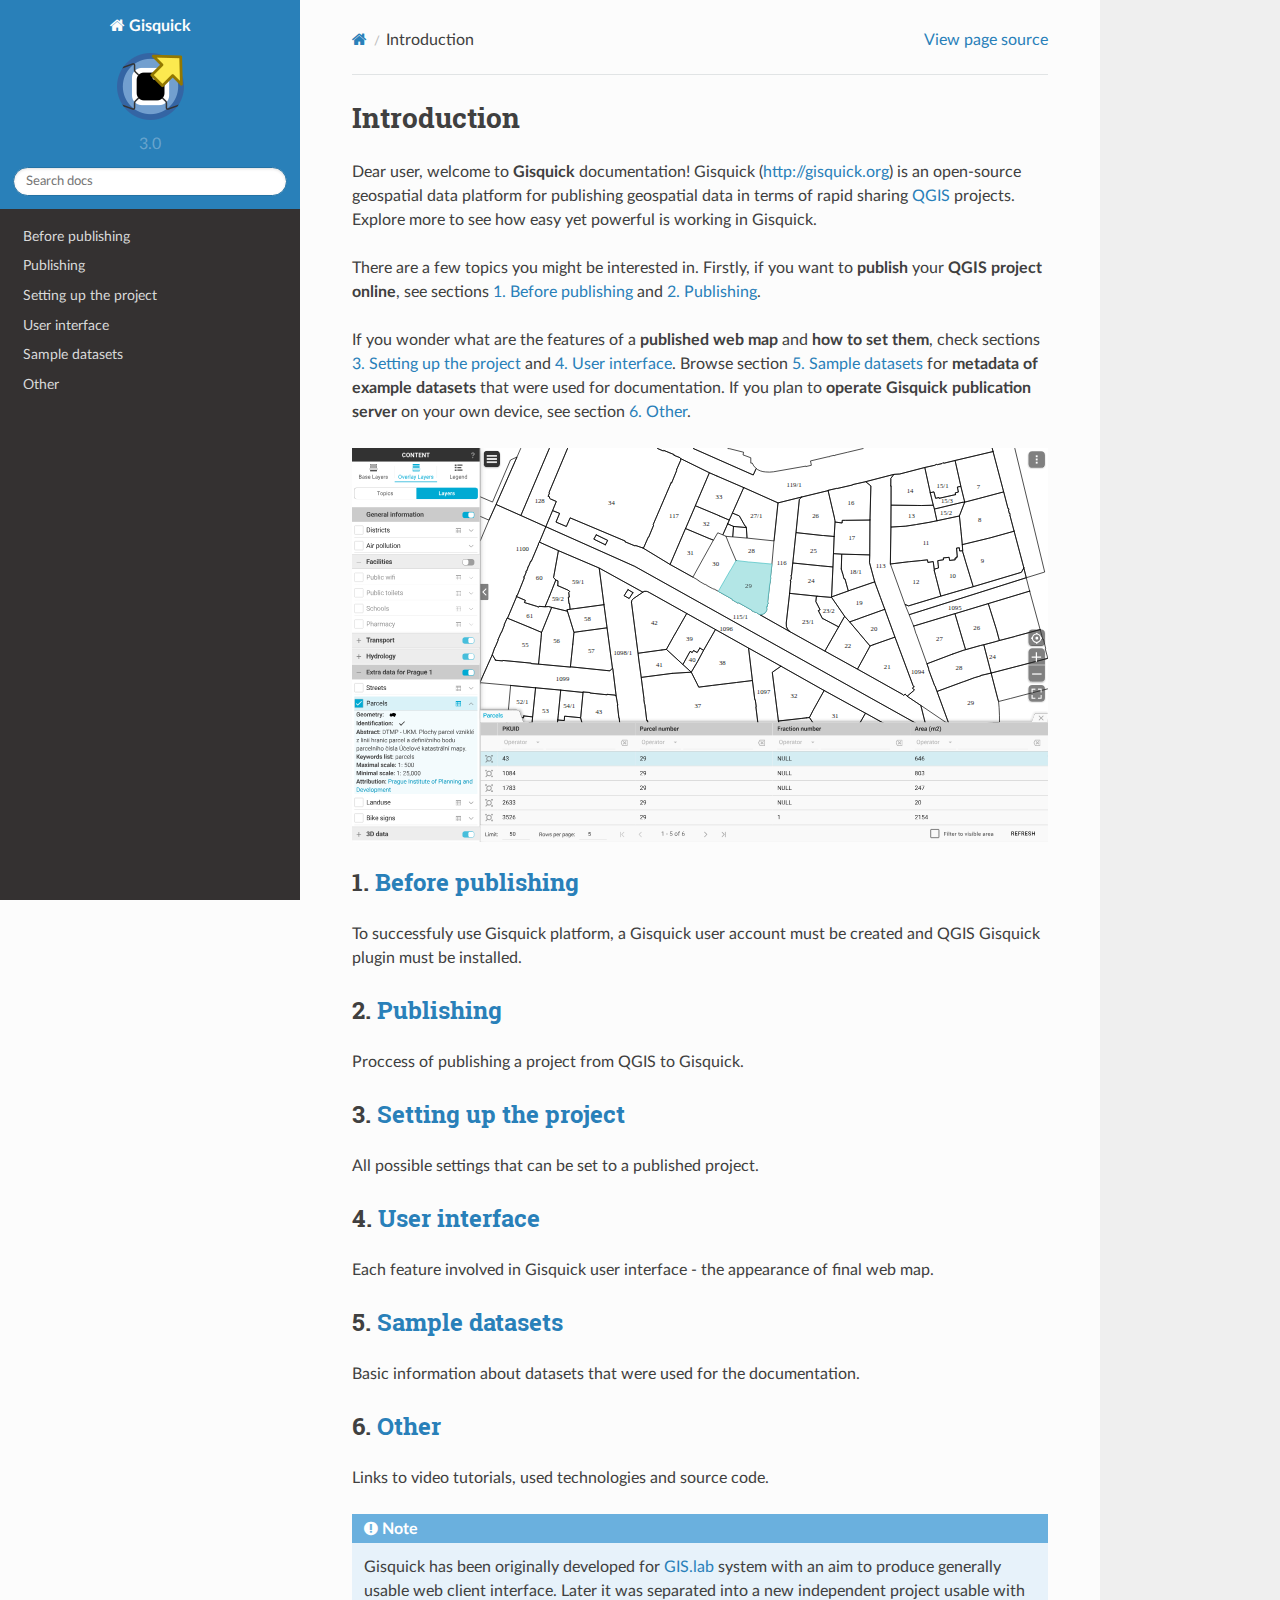
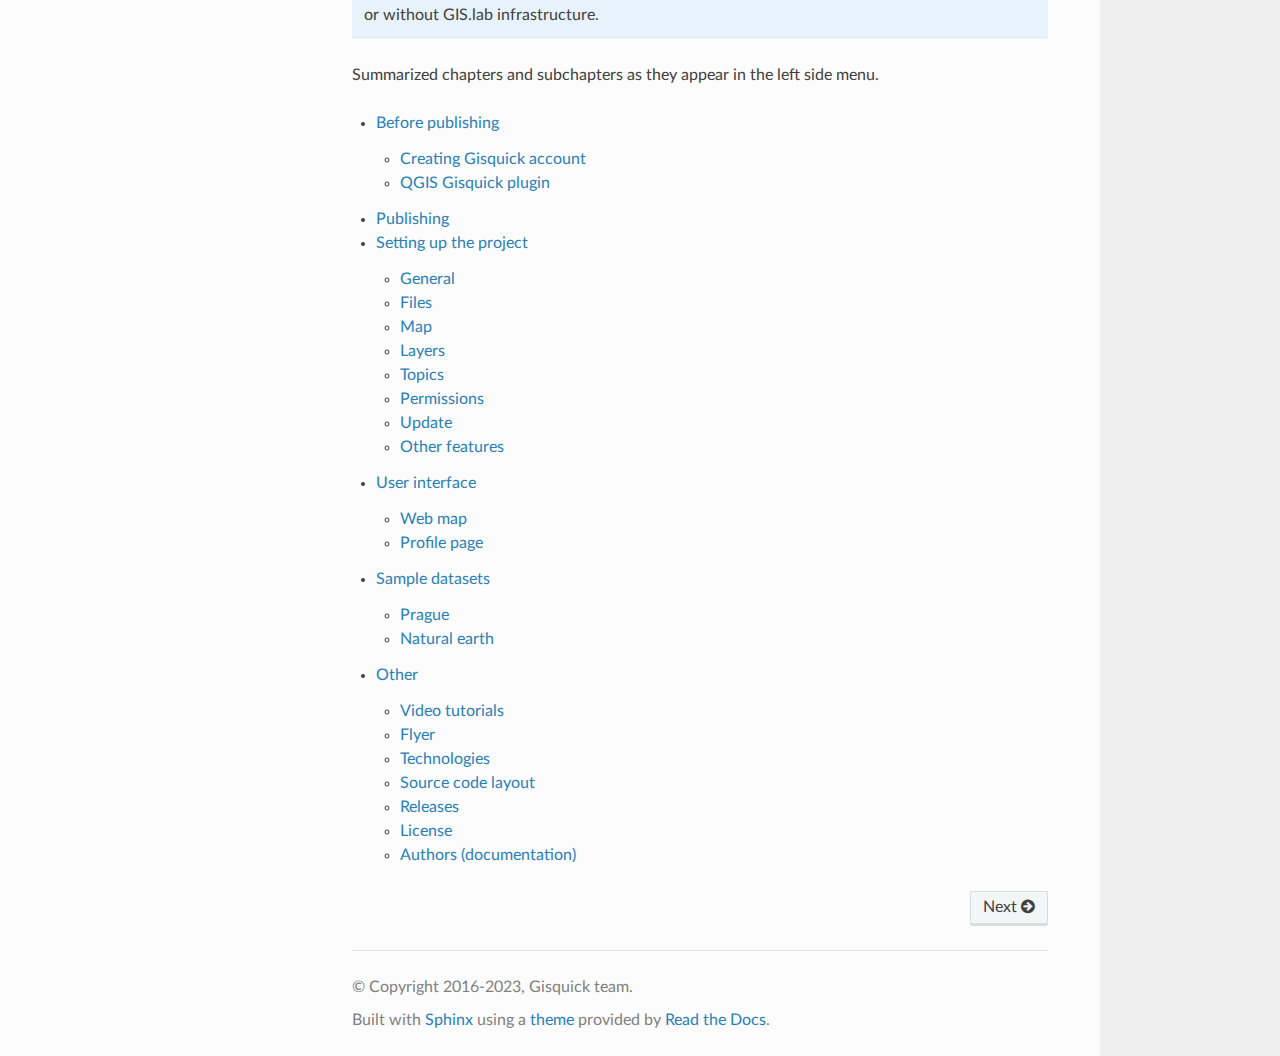
<file: index.html>
<!DOCTYPE html>
<html class="writer-html5" lang="en">
<head>
  <meta charset="utf-8" /><meta name="generator" content="Docutils 0.19: https://docutils.sourceforge.io/" />

  <meta name="viewport" content="width=device-width, initial-scale=1.0" />
  <title>Introduction &mdash; Gisquick 3.0 documentation</title>
      <link rel="stylesheet" type="text/css" href="_static/pygments.css" />
      <link rel="stylesheet" type="text/css" href="_static/css/theme.css" />
      <link rel="stylesheet" type="text/css" href="_static/graphviz.css" />
      <link rel="stylesheet" type="text/css" href="_static/sphinxcontrib-images/LightBox2/lightbox2/dist/css/lightbox.css" />

  
    <link rel="shortcut icon" href="_static/logo.ico"/>
  <!--[if lt IE 9]>
    <script src="_static/js/html5shiv.min.js"></script>
  <![endif]-->
  
        <script data-url_root="./" id="documentation_options" src="_static/documentation_options.js"></script>
        <script src="_static/jquery.js"></script>
        <script src="_static/underscore.js"></script>
        <script src="_static/_sphinx_javascript_frameworks_compat.js"></script>
        <script src="_static/doctools.js"></script>
        <script src="_static/sphinx_highlight.js"></script>
        <script src="_static/sphinxcontrib-images/LightBox2/lightbox2/dist/js/lightbox-plus-jquery.min.js"></script>
        <script src="_static/sphinxcontrib-images/LightBox2/lightbox2-customize/jquery-noconflict.js"></script>
    <script src="_static/js/theme.js"></script>
    <link rel="index" title="Index" href="genindex.html" />
    <link rel="search" title="Search" href="search.html" />
    <link rel="next" title="Before publishing" href="user-manual/before-publishing.html" /> 
</head>

<body class="wy-body-for-nav"> 
  <div class="wy-grid-for-nav">
    <nav data-toggle="wy-nav-shift" class="wy-nav-side">
      <div class="wy-side-scroll">
        <div class="wy-side-nav-search" >

          
          
          <a href="#" class="icon icon-home">
            Gisquick
              <img src="_static/logo.png" class="logo" alt="Logo"/>
          </a>
              <div class="version">
                3.0
              </div>
<div role="search">
  <form id="rtd-search-form" class="wy-form" action="search.html" method="get">
    <input type="text" name="q" placeholder="Search docs" aria-label="Search docs" />
    <input type="hidden" name="check_keywords" value="yes" />
    <input type="hidden" name="area" value="default" />
  </form>
</div>
        </div><div class="wy-menu wy-menu-vertical" data-spy="affix" role="navigation" aria-label="Navigation menu">
              <ul>
<li class="toctree-l1"><a class="reference internal" href="user-manual/before-publishing.html">Before publishing</a></li>
<li class="toctree-l1"><a class="reference internal" href="user-manual/publishing.html">Publishing</a></li>
<li class="toctree-l1"><a class="reference internal" href="user-manual/setting-up-project.html">Setting up the project</a></li>
<li class="toctree-l1"><a class="reference internal" href="user-manual/user-interface.html">User interface</a></li>
<li class="toctree-l1"><a class="reference internal" href="user-manual/datasets.html">Sample datasets</a></li>
<li class="toctree-l1"><a class="reference internal" href="user-manual/other.html">Other</a></li>
</ul>

        </div>
      </div>
    </nav>

    <section data-toggle="wy-nav-shift" class="wy-nav-content-wrap"><nav class="wy-nav-top" aria-label="Mobile navigation menu" >
          <i data-toggle="wy-nav-top" class="fa fa-bars"></i>
          <a href="#">Gisquick</a>
      </nav>

      <div class="wy-nav-content">
        <div class="rst-content">
          <div role="navigation" aria-label="Page navigation">
  <ul class="wy-breadcrumbs">
      <li><a href="#" class="icon icon-home" aria-label="Home"></a></li>
      <li class="breadcrumb-item active">Introduction</li>
      <li class="wy-breadcrumbs-aside">
            <a href="_sources/index.rst.txt" rel="nofollow"> View page source</a>
      </li>
  </ul>
  <hr/>
</div>
          <div role="main" class="document" itemscope="itemscope" itemtype="http://schema.org/Article">
           <div itemprop="articleBody">
             
  <section id="introduction">
<span id="id1"></span><h1>Introduction<a class="headerlink" href="#introduction" title="Permalink to this heading">¶</a></h1>
<p>Dear user, welcome to <strong>Gisquick</strong> documentation!
Gisquick (<a class="reference external" href="http://gisquick.org">http://gisquick.org</a>) is an open-source geospatial data platform for publishing geospatial data in terms of rapid
sharing <a class="reference external" href="http://qgis.org">QGIS</a> projects. Explore more to see how easy yet powerful is working in Gisquick.</p>
<p>There are a few topics you might be interested in. Firstly, if you want to <strong>publish</strong> your <strong>QGIS</strong>
<strong>project online</strong>, see sections <a class="reference internal" href="#chapter-1"><span class="std std-ref">1. Before publishing</span></a> and <a class="reference internal" href="#chapter-2"><span class="std std-ref">2. Publishing</span></a>.</p>
<p>If you wonder what are the features of a <strong>published web map</strong> and <strong>how to set them</strong>,
check sections <a class="reference internal" href="#chapter-3"><span class="std std-ref">3. Setting up the project</span></a> and <a class="reference internal" href="#chapter-4"><span class="std std-ref">4. User interface</span></a>.
Browse section <a class="reference internal" href="#chapter-5"><span class="std std-ref">5. Sample datasets</span></a> for <strong>metadata of example datasets</strong> that were used for documentation. If you plan to
<strong>operate Gisquick publication server</strong> on your own device, see section <a class="reference internal" href="#chapter-6"><span class="std std-ref">6. Other</span></a>.</p>
<a class=""
               data-lightbox="group-a2b8967f-8ae9-4883-9c08-e5fbba5e247b"
               href="_images/example1.svg"
               title="Gisquick in action."
               data-title="Gisquick in action."
               
               ><img src="_images/example1.svg"
                     class=""
                     width="100%"
                     height="auto"
                     alt=""/>
                </a><section id="before-publishing">
<span id="chapter-1"></span><h2>1. <a class="reference internal" href="user-manual/before-publishing.html"><span class="doc">Before publishing</span></a><a class="headerlink" href="#before-publishing" title="Permalink to this heading">¶</a></h2>
<p>To successfuly use Gisquick platform, a Gisquick user account must be created and
QGIS Gisquick plugin must be installed.</p>
</section>
<section id="publishing">
<span id="chapter-2"></span><h2>2. <a class="reference internal" href="user-manual/publishing.html"><span class="doc">Publishing</span></a><a class="headerlink" href="#publishing" title="Permalink to this heading">¶</a></h2>
<p>Proccess of publishing a project from QGIS to Gisquick.</p>
</section>
<section id="setting-up-the-project">
<span id="chapter-3"></span><h2>3. <a class="reference internal" href="user-manual/setting-up-project.html"><span class="doc">Setting up the project</span></a><a class="headerlink" href="#setting-up-the-project" title="Permalink to this heading">¶</a></h2>
<p>All possible settings that can be set to a published project.</p>
</section>
<section id="user-interface">
<span id="chapter-4"></span><h2>4. <a class="reference internal" href="user-manual/user-interface.html"><span class="doc">User interface</span></a><a class="headerlink" href="#user-interface" title="Permalink to this heading">¶</a></h2>
<p>Each feature involved in Gisquick user interface - the appearance of final web map.</p>
</section>
<section id="sample-datasets">
<span id="chapter-5"></span><h2>5. <a class="reference internal" href="user-manual/datasets.html"><span class="doc">Sample datasets</span></a><a class="headerlink" href="#sample-datasets" title="Permalink to this heading">¶</a></h2>
<p>Basic information about datasets that were used for the documentation.</p>
</section>
<section id="other">
<span id="chapter-6"></span><h2>6. <a class="reference internal" href="user-manual/other.html"><span class="doc">Other</span></a><a class="headerlink" href="#other" title="Permalink to this heading">¶</a></h2>
<p>Links to video tutorials, used technologies and source code.</p>
<div class="admonition note">
<p class="admonition-title">Note</p>
<p>Gisquick has been originally developed for <a class="reference external" href="http://gislab-npo.github.io/gislab/">GIS.lab</a> system with an aim to produce
generally usable web client interface. Later it was separated into
a new independent project usable with or without GIS.lab
infrastructure.</p>
</div>
<p>Summarized chapters and subchapters as they appear in the left side menu.</p>
<div class="toctree-wrapper compound">
<ul>
<li class="toctree-l1"><a class="reference internal" href="user-manual/before-publishing.html">Before publishing</a><ul>
<li class="toctree-l2"><a class="reference internal" href="user-manual/before-publishing.html#creating-gisquick-account">Creating Gisquick account</a></li>
<li class="toctree-l2"><a class="reference internal" href="user-manual/before-publishing.html#qgis-gisquick-plugin">QGIS Gisquick plugin</a></li>
</ul>
</li>
<li class="toctree-l1"><a class="reference internal" href="user-manual/publishing.html">Publishing</a></li>
<li class="toctree-l1"><a class="reference internal" href="user-manual/setting-up-project.html">Setting up the project</a><ul>
<li class="toctree-l2"><a class="reference internal" href="user-manual/setting-up-project.html#general">General</a></li>
<li class="toctree-l2"><a class="reference internal" href="user-manual/setting-up-project.html#files">Files</a></li>
<li class="toctree-l2"><a class="reference internal" href="user-manual/setting-up-project.html#map">Map</a></li>
<li class="toctree-l2"><a class="reference internal" href="user-manual/setting-up-project.html#layers">Layers</a></li>
<li class="toctree-l2"><a class="reference internal" href="user-manual/setting-up-project.html#topics">Topics</a></li>
<li class="toctree-l2"><a class="reference internal" href="user-manual/setting-up-project.html#permissions">Permissions</a></li>
<li class="toctree-l2"><a class="reference internal" href="user-manual/setting-up-project.html#update">Update</a></li>
<li class="toctree-l2"><a class="reference internal" href="user-manual/setting-up-project.html#other-features">Other features</a></li>
</ul>
</li>
<li class="toctree-l1"><a class="reference internal" href="user-manual/user-interface.html">User interface</a><ul>
<li class="toctree-l2"><a class="reference internal" href="user-manual/user-interface.html#web-map">Web map</a></li>
<li class="toctree-l2"><a class="reference internal" href="user-manual/user-interface.html#profile-page">Profile page</a></li>
</ul>
</li>
<li class="toctree-l1"><a class="reference internal" href="user-manual/datasets.html">Sample datasets</a><ul>
<li class="toctree-l2"><a class="reference internal" href="user-manual/datasets.html#prague">Prague</a></li>
<li class="toctree-l2"><a class="reference internal" href="user-manual/datasets.html#natural-earth">Natural earth</a></li>
</ul>
</li>
<li class="toctree-l1"><a class="reference internal" href="user-manual/other.html">Other</a><ul>
<li class="toctree-l2"><a class="reference internal" href="user-manual/other.html#video-tutorials">Video tutorials</a></li>
<li class="toctree-l2"><a class="reference internal" href="user-manual/other.html#flyer">Flyer</a></li>
<li class="toctree-l2"><a class="reference internal" href="user-manual/other.html#technologies">Technologies</a></li>
<li class="toctree-l2"><a class="reference internal" href="user-manual/other.html#source-code-layout">Source code layout</a></li>
<li class="toctree-l2"><a class="reference internal" href="user-manual/other.html#releases">Releases</a></li>
<li class="toctree-l2"><a class="reference internal" href="user-manual/other.html#license">License</a></li>
<li class="toctree-l2"><a class="reference internal" href="user-manual/other.html#authors-documentation">Authors (documentation)</a></li>
</ul>
</li>
</ul>
</div>
</section>
</section>


           </div>
          </div>
          <footer><div class="rst-footer-buttons" role="navigation" aria-label="Footer">
        <a href="user-manual/before-publishing.html" class="btn btn-neutral float-right" title="Before publishing" accesskey="n" rel="next">Next <span class="fa fa-arrow-circle-right" aria-hidden="true"></span></a>
    </div>

  <hr/>

  <div role="contentinfo">
    <p>&#169; Copyright 2016-2023, Gisquick team.</p>
  </div>

  Built with <a href="https://www.sphinx-doc.org/">Sphinx</a> using a
    <a href="https://github.com/readthedocs/sphinx_rtd_theme">theme</a>
    provided by <a href="https://readthedocs.org">Read the Docs</a>.
   

</footer>
        </div>
      </div>
    </section>
  </div>
  <script>
      jQuery(function () {
          SphinxRtdTheme.Navigation.enable(true);
      });
  </script> 

</body>
</html>
</file>
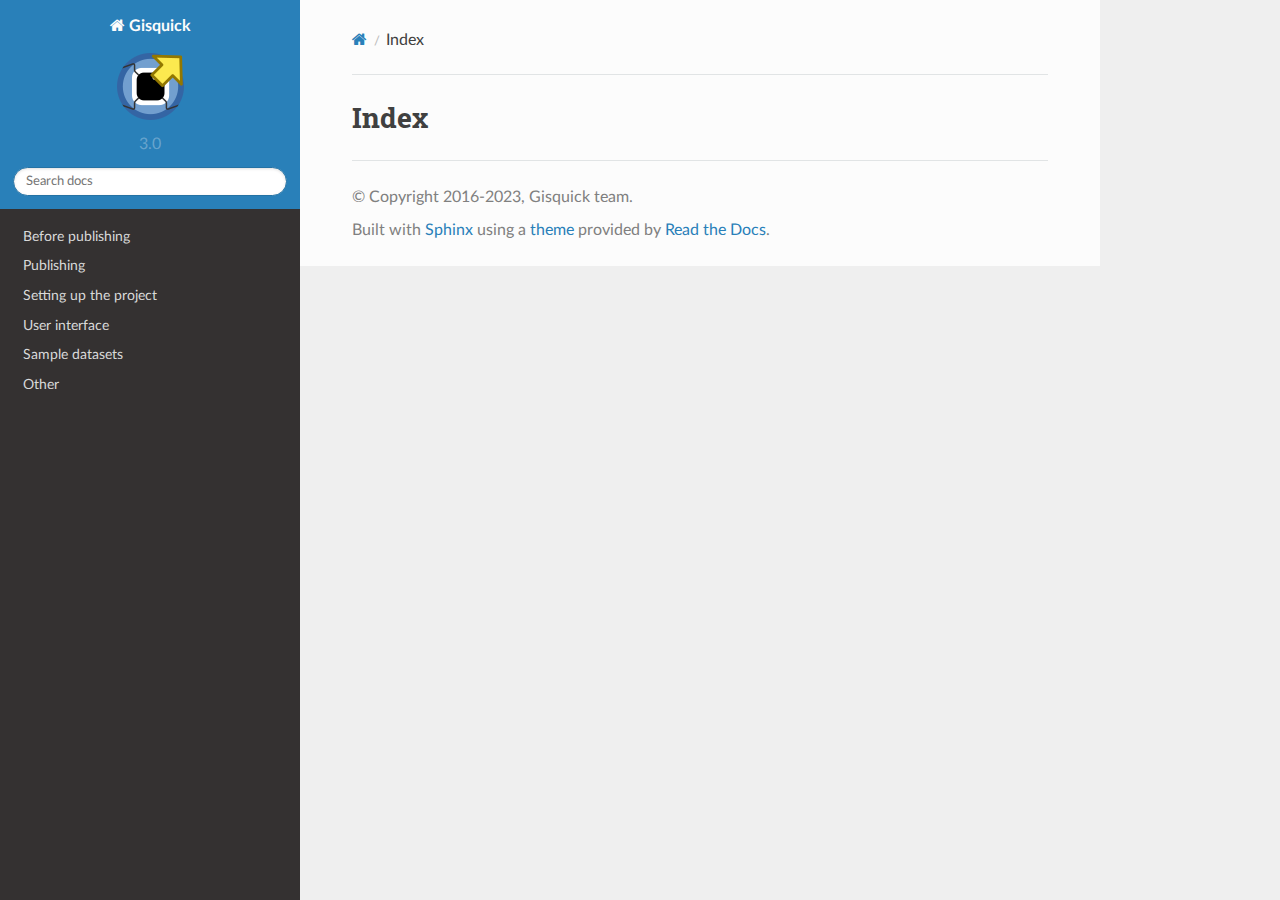
<file: genindex.html>
<!DOCTYPE html>
<html class="writer-html5" lang="en">
<head>
  <meta charset="utf-8" />
  <meta name="viewport" content="width=device-width, initial-scale=1.0" />
  <title>Index &mdash; Gisquick 3.0 documentation</title>
      <link rel="stylesheet" type="text/css" href="_static/pygments.css" />
      <link rel="stylesheet" type="text/css" href="_static/css/theme.css" />
      <link rel="stylesheet" type="text/css" href="_static/graphviz.css" />
      <link rel="stylesheet" type="text/css" href="_static/sphinxcontrib-images/LightBox2/lightbox2/dist/css/lightbox.css" />

  
    <link rel="shortcut icon" href="_static/logo.ico"/>
  <!--[if lt IE 9]>
    <script src="_static/js/html5shiv.min.js"></script>
  <![endif]-->
  
        <script data-url_root="./" id="documentation_options" src="_static/documentation_options.js"></script>
        <script src="_static/jquery.js"></script>
        <script src="_static/underscore.js"></script>
        <script src="_static/_sphinx_javascript_frameworks_compat.js"></script>
        <script src="_static/doctools.js"></script>
        <script src="_static/sphinx_highlight.js"></script>
        <script src="_static/sphinxcontrib-images/LightBox2/lightbox2/dist/js/lightbox-plus-jquery.min.js"></script>
        <script src="_static/sphinxcontrib-images/LightBox2/lightbox2-customize/jquery-noconflict.js"></script>
    <script src="_static/js/theme.js"></script>
    <link rel="index" title="Index" href="#" />
    <link rel="search" title="Search" href="search.html" /> 
</head>

<body class="wy-body-for-nav"> 
  <div class="wy-grid-for-nav">
    <nav data-toggle="wy-nav-shift" class="wy-nav-side">
      <div class="wy-side-scroll">
        <div class="wy-side-nav-search" >

          
          
          <a href="index.html" class="icon icon-home">
            Gisquick
              <img src="_static/logo.png" class="logo" alt="Logo"/>
          </a>
              <div class="version">
                3.0
              </div>
<div role="search">
  <form id="rtd-search-form" class="wy-form" action="search.html" method="get">
    <input type="text" name="q" placeholder="Search docs" aria-label="Search docs" />
    <input type="hidden" name="check_keywords" value="yes" />
    <input type="hidden" name="area" value="default" />
  </form>
</div>
        </div><div class="wy-menu wy-menu-vertical" data-spy="affix" role="navigation" aria-label="Navigation menu">
              <ul>
<li class="toctree-l1"><a class="reference internal" href="user-manual/before-publishing.html">Before publishing</a></li>
<li class="toctree-l1"><a class="reference internal" href="user-manual/publishing.html">Publishing</a></li>
<li class="toctree-l1"><a class="reference internal" href="user-manual/setting-up-project.html">Setting up the project</a></li>
<li class="toctree-l1"><a class="reference internal" href="user-manual/user-interface.html">User interface</a></li>
<li class="toctree-l1"><a class="reference internal" href="user-manual/datasets.html">Sample datasets</a></li>
<li class="toctree-l1"><a class="reference internal" href="user-manual/other.html">Other</a></li>
</ul>

        </div>
      </div>
    </nav>

    <section data-toggle="wy-nav-shift" class="wy-nav-content-wrap"><nav class="wy-nav-top" aria-label="Mobile navigation menu" >
          <i data-toggle="wy-nav-top" class="fa fa-bars"></i>
          <a href="index.html">Gisquick</a>
      </nav>

      <div class="wy-nav-content">
        <div class="rst-content">
          <div role="navigation" aria-label="Page navigation">
  <ul class="wy-breadcrumbs">
      <li><a href="index.html" class="icon icon-home" aria-label="Home"></a></li>
      <li class="breadcrumb-item active">Index</li>
      <li class="wy-breadcrumbs-aside">
      </li>
  </ul>
  <hr/>
</div>
          <div role="main" class="document" itemscope="itemscope" itemtype="http://schema.org/Article">
           <div itemprop="articleBody">
             

<h1 id="index">Index</h1>

<div class="genindex-jumpbox">
 
</div>


           </div>
          </div>
          <footer>

  <hr/>

  <div role="contentinfo">
    <p>&#169; Copyright 2016-2023, Gisquick team.</p>
  </div>

  Built with <a href="https://www.sphinx-doc.org/">Sphinx</a> using a
    <a href="https://github.com/readthedocs/sphinx_rtd_theme">theme</a>
    provided by <a href="https://readthedocs.org">Read the Docs</a>.
   

</footer>
        </div>
      </div>
    </section>
  </div>
  <script>
      jQuery(function () {
          SphinxRtdTheme.Navigation.enable(true);
      });
  </script> 

</body>
</html>
</file>
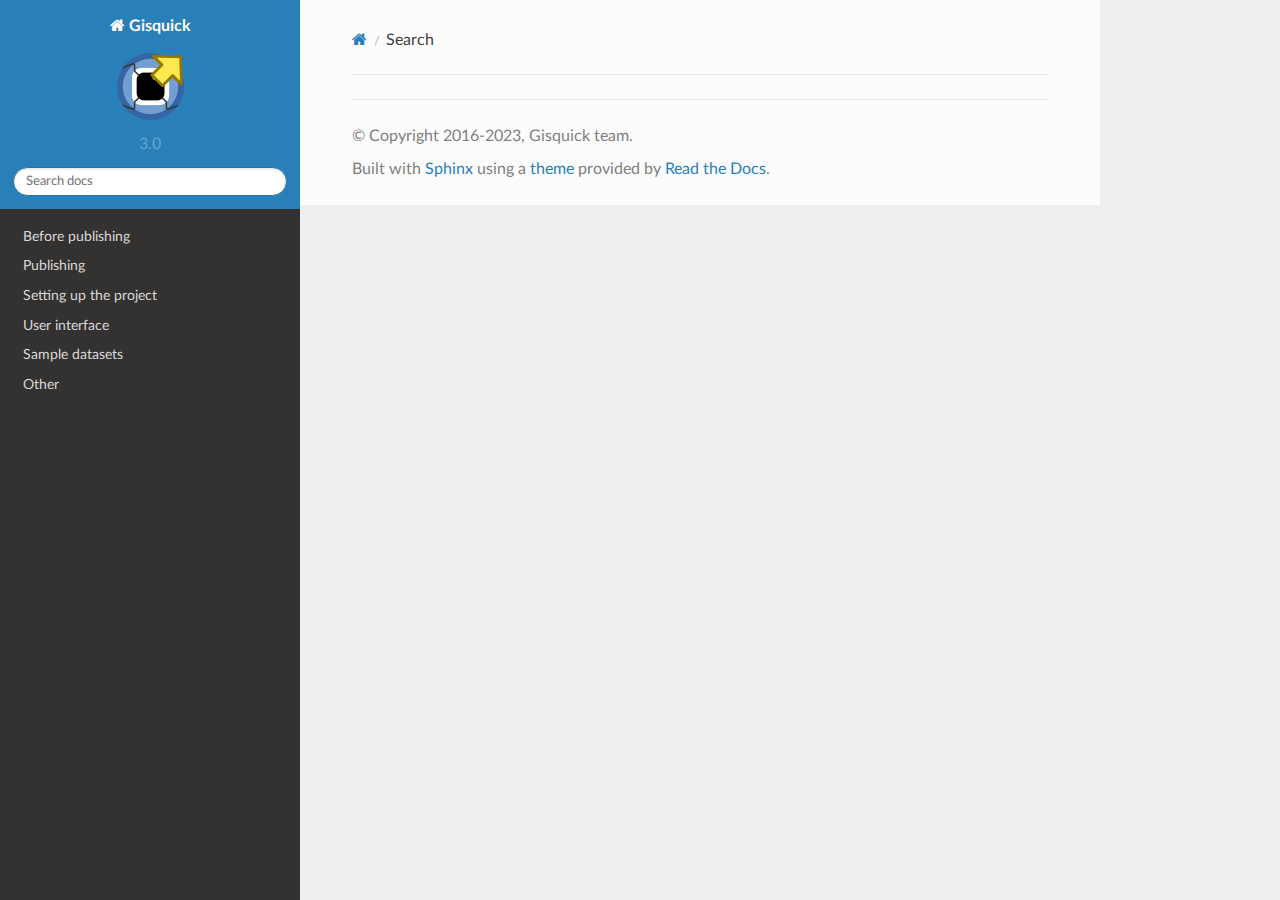
<file: search.html>
<!DOCTYPE html>
<html class="writer-html5" lang="en">
<head>
  <meta charset="utf-8" />
  <meta name="viewport" content="width=device-width, initial-scale=1.0" />
  <title>Search &mdash; Gisquick 3.0 documentation</title>
      <link rel="stylesheet" type="text/css" href="_static/pygments.css" />
      <link rel="stylesheet" type="text/css" href="_static/css/theme.css" />
      <link rel="stylesheet" type="text/css" href="_static/graphviz.css" />
      <link rel="stylesheet" type="text/css" href="_static/sphinxcontrib-images/LightBox2/lightbox2/dist/css/lightbox.css" />

  
    <link rel="shortcut icon" href="_static/logo.ico"/>
    
  <!--[if lt IE 9]>
    <script src="_static/js/html5shiv.min.js"></script>
  <![endif]-->
  
        <script data-url_root="./" id="documentation_options" src="_static/documentation_options.js"></script>
        <script src="_static/jquery.js"></script>
        <script src="_static/underscore.js"></script>
        <script src="_static/_sphinx_javascript_frameworks_compat.js"></script>
        <script src="_static/doctools.js"></script>
        <script src="_static/sphinx_highlight.js"></script>
        <script src="_static/sphinxcontrib-images/LightBox2/lightbox2/dist/js/lightbox-plus-jquery.min.js"></script>
        <script src="_static/sphinxcontrib-images/LightBox2/lightbox2-customize/jquery-noconflict.js"></script>
    <script src="_static/js/theme.js"></script>
    <script src="_static/searchtools.js"></script>
    <script src="_static/language_data.js"></script>
    <link rel="index" title="Index" href="genindex.html" />
    <link rel="search" title="Search" href="#" /> 
</head>

<body class="wy-body-for-nav"> 
  <div class="wy-grid-for-nav">
    <nav data-toggle="wy-nav-shift" class="wy-nav-side">
      <div class="wy-side-scroll">
        <div class="wy-side-nav-search" >

          
          
          <a href="index.html" class="icon icon-home">
            Gisquick
              <img src="_static/logo.png" class="logo" alt="Logo"/>
          </a>
              <div class="version">
                3.0
              </div>
<div role="search">
  <form id="rtd-search-form" class="wy-form" action="#" method="get">
    <input type="text" name="q" placeholder="Search docs" aria-label="Search docs" />
    <input type="hidden" name="check_keywords" value="yes" />
    <input type="hidden" name="area" value="default" />
  </form>
</div>
        </div><div class="wy-menu wy-menu-vertical" data-spy="affix" role="navigation" aria-label="Navigation menu">
              <ul>
<li class="toctree-l1"><a class="reference internal" href="user-manual/before-publishing.html">Before publishing</a></li>
<li class="toctree-l1"><a class="reference internal" href="user-manual/publishing.html">Publishing</a></li>
<li class="toctree-l1"><a class="reference internal" href="user-manual/setting-up-project.html">Setting up the project</a></li>
<li class="toctree-l1"><a class="reference internal" href="user-manual/user-interface.html">User interface</a></li>
<li class="toctree-l1"><a class="reference internal" href="user-manual/datasets.html">Sample datasets</a></li>
<li class="toctree-l1"><a class="reference internal" href="user-manual/other.html">Other</a></li>
</ul>

        </div>
      </div>
    </nav>

    <section data-toggle="wy-nav-shift" class="wy-nav-content-wrap"><nav class="wy-nav-top" aria-label="Mobile navigation menu" >
          <i data-toggle="wy-nav-top" class="fa fa-bars"></i>
          <a href="index.html">Gisquick</a>
      </nav>

      <div class="wy-nav-content">
        <div class="rst-content">
          <div role="navigation" aria-label="Page navigation">
  <ul class="wy-breadcrumbs">
      <li><a href="index.html" class="icon icon-home" aria-label="Home"></a></li>
      <li class="breadcrumb-item active">Search</li>
      <li class="wy-breadcrumbs-aside">
      </li>
  </ul>
  <hr/>
</div>
          <div role="main" class="document" itemscope="itemscope" itemtype="http://schema.org/Article">
           <div itemprop="articleBody">
             
  <noscript>
  <div id="fallback" class="admonition warning">
    <p class="last">
      Please activate JavaScript to enable the search functionality.
    </p>
  </div>
  </noscript>

  
  <div id="search-results">
  
  </div>

           </div>
          </div>
          <footer>

  <hr/>

  <div role="contentinfo">
    <p>&#169; Copyright 2016-2023, Gisquick team.</p>
  </div>

  Built with <a href="https://www.sphinx-doc.org/">Sphinx</a> using a
    <a href="https://github.com/readthedocs/sphinx_rtd_theme">theme</a>
    provided by <a href="https://readthedocs.org">Read the Docs</a>.
   

</footer>
        </div>
      </div>
    </section>
  </div>
  <script>
      jQuery(function () {
          SphinxRtdTheme.Navigation.enable(true);
      });
  </script>
  <script>
    jQuery(function() { Search.loadIndex("searchindex.js"); });
  </script>
  
  <script id="searchindexloader"></script>
   


</body>
</html>
</file>
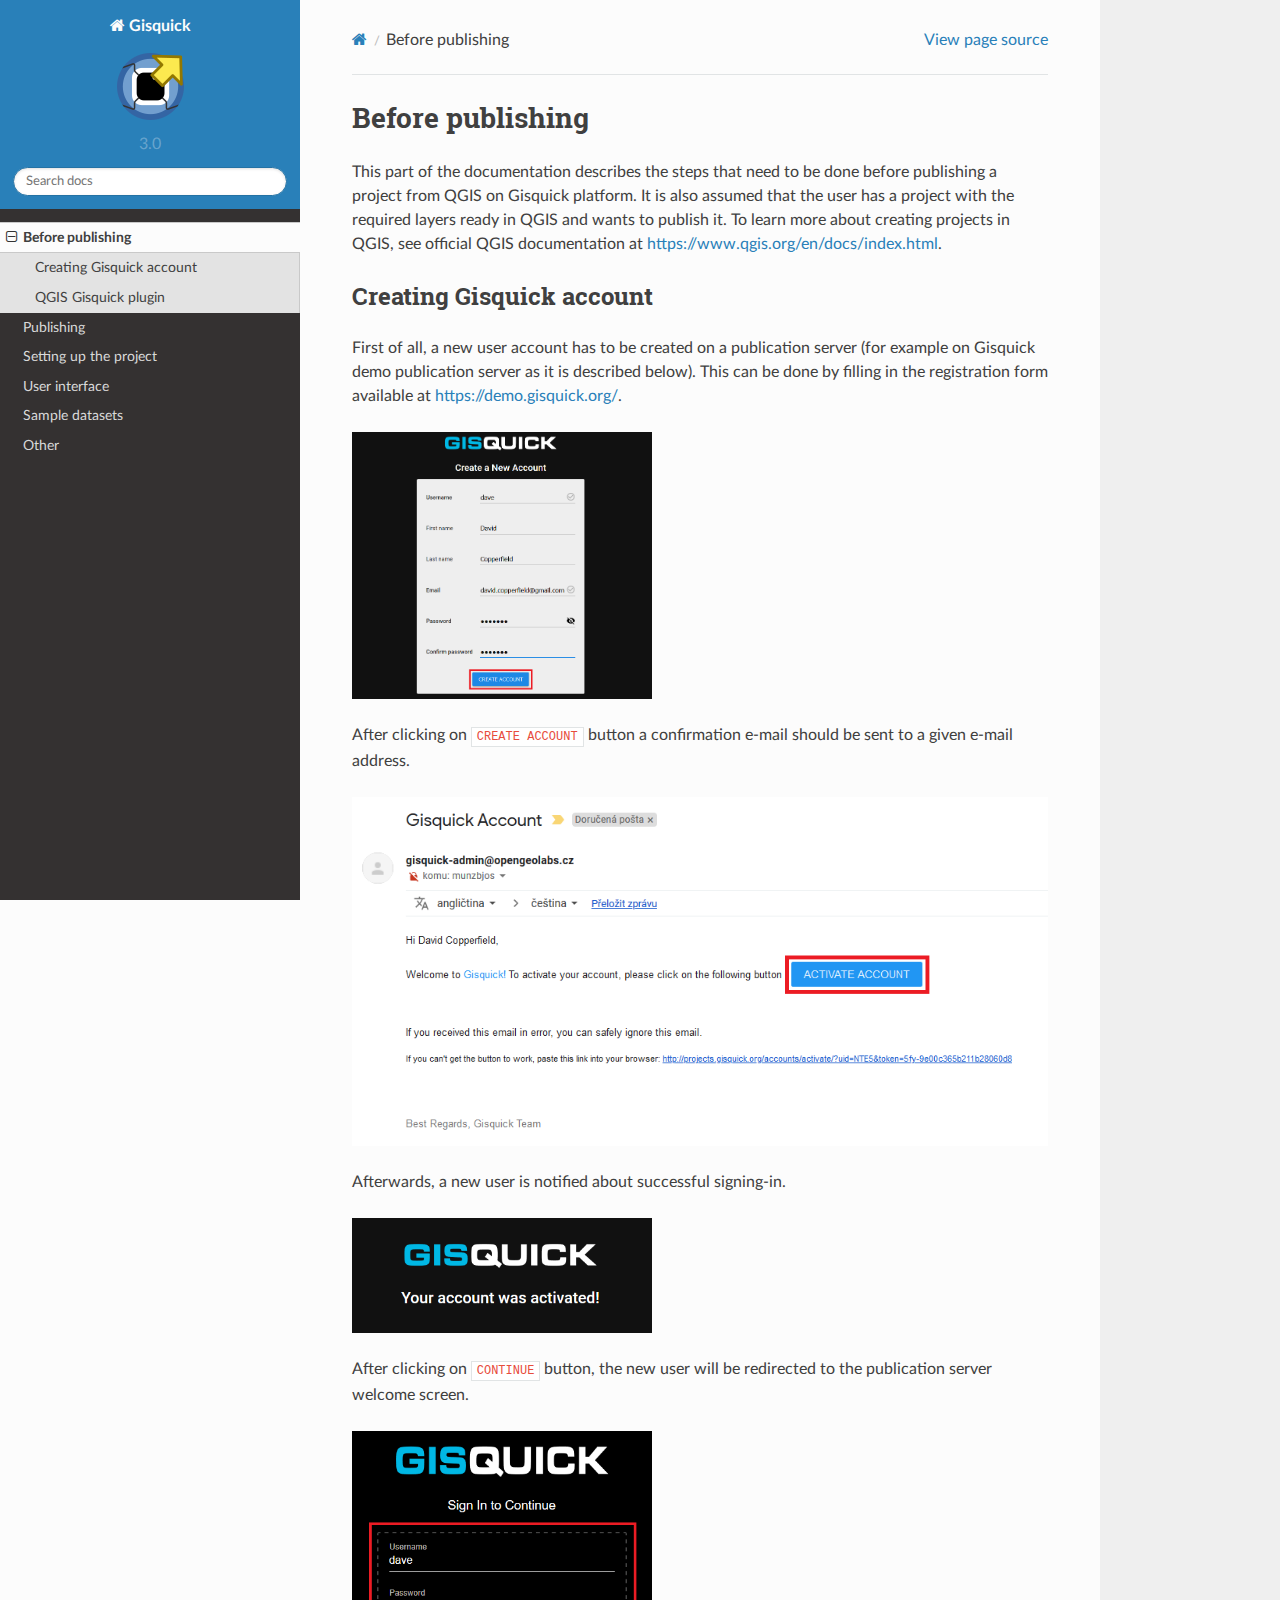
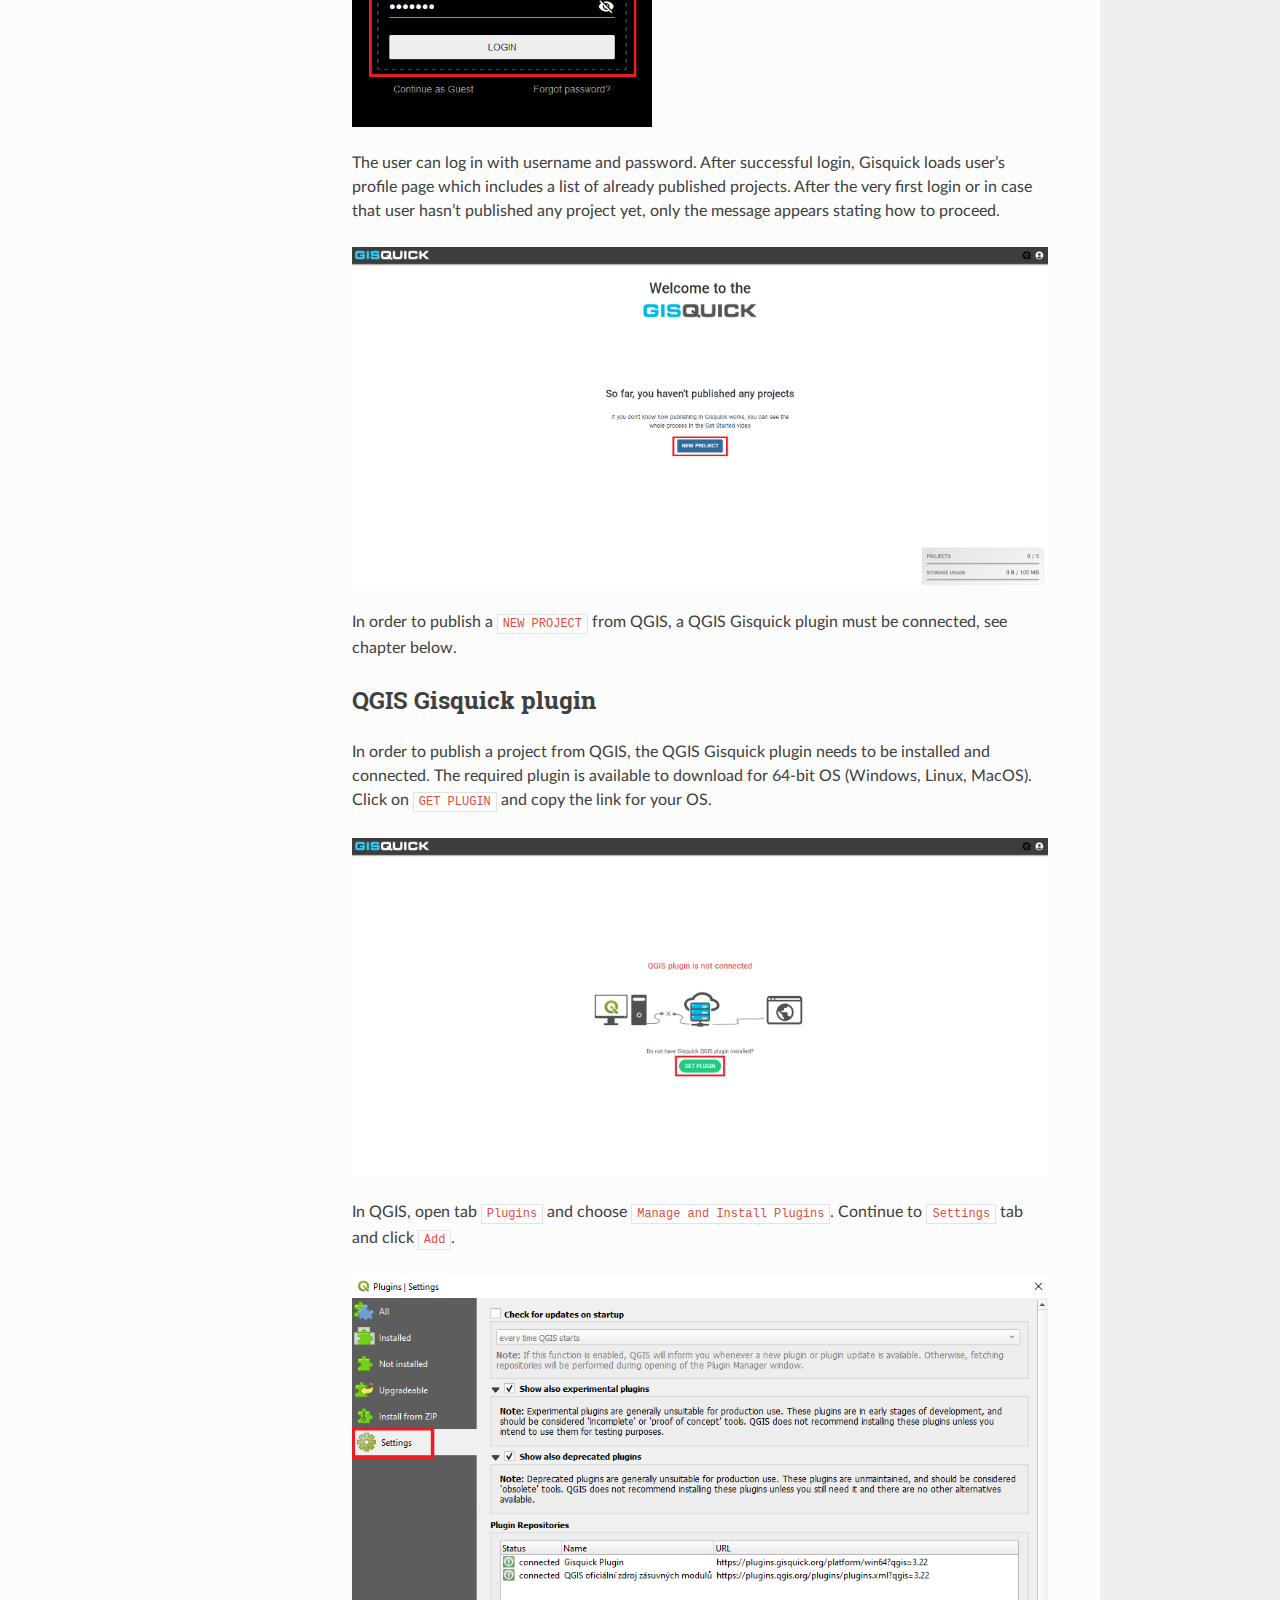
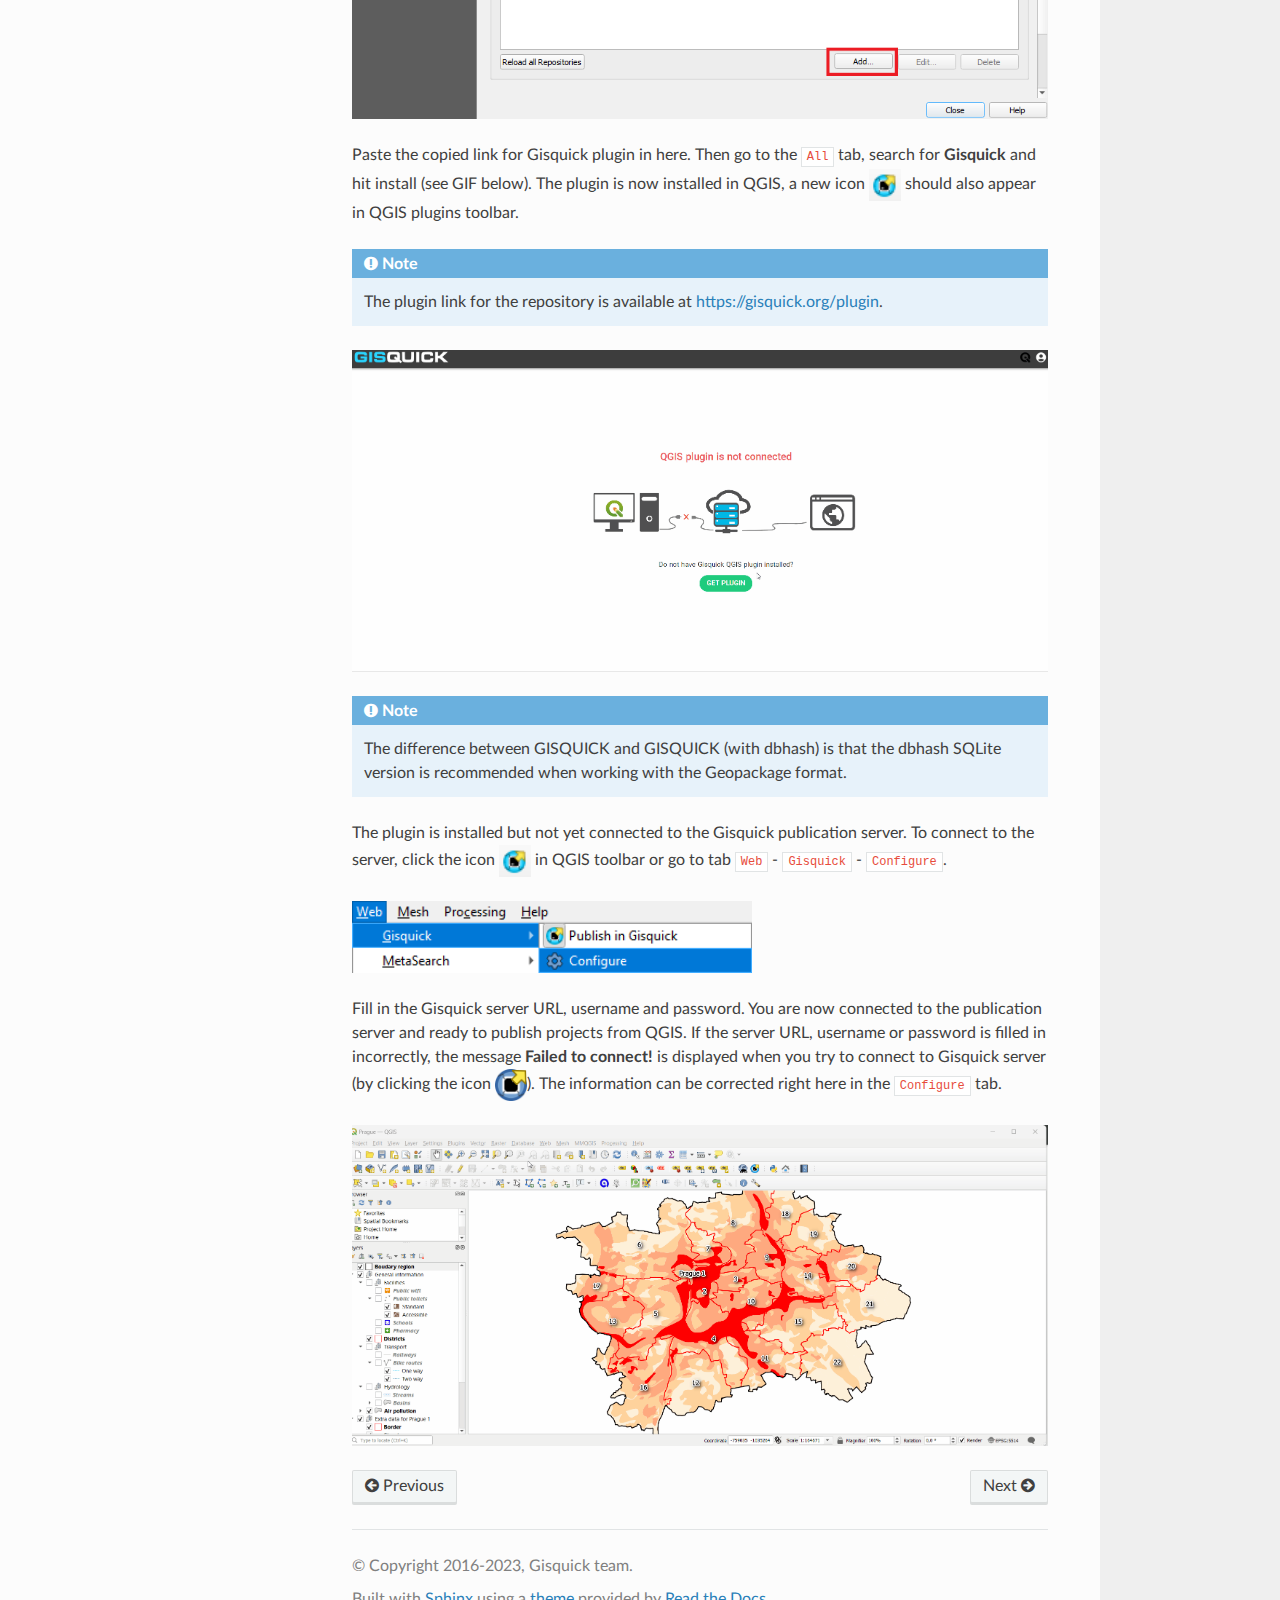
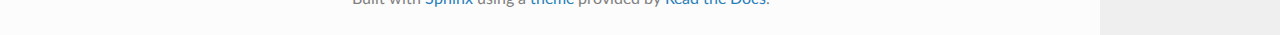
<file: user-manual/before-publishing.html>
<!DOCTYPE html>
<html class="writer-html5" lang="en">
<head>
  <meta charset="utf-8" /><meta name="generator" content="Docutils 0.19: https://docutils.sourceforge.io/" />

  <meta name="viewport" content="width=device-width, initial-scale=1.0" />
  <title>Before publishing &mdash; Gisquick 3.0 documentation</title>
      <link rel="stylesheet" type="text/css" href="../_static/pygments.css" />
      <link rel="stylesheet" type="text/css" href="../_static/css/theme.css" />
      <link rel="stylesheet" type="text/css" href="../_static/graphviz.css" />
      <link rel="stylesheet" type="text/css" href="../_static/sphinxcontrib-images/LightBox2/lightbox2/dist/css/lightbox.css" />

  
    <link rel="shortcut icon" href="../_static/logo.ico"/>
  <!--[if lt IE 9]>
    <script src="../_static/js/html5shiv.min.js"></script>
  <![endif]-->
  
        <script data-url_root="../" id="documentation_options" src="../_static/documentation_options.js"></script>
        <script src="../_static/jquery.js"></script>
        <script src="../_static/underscore.js"></script>
        <script src="../_static/_sphinx_javascript_frameworks_compat.js"></script>
        <script src="../_static/doctools.js"></script>
        <script src="../_static/sphinx_highlight.js"></script>
        <script src="../_static/sphinxcontrib-images/LightBox2/lightbox2/dist/js/lightbox-plus-jquery.min.js"></script>
        <script src="../_static/sphinxcontrib-images/LightBox2/lightbox2-customize/jquery-noconflict.js"></script>
    <script src="../_static/js/theme.js"></script>
    <link rel="index" title="Index" href="../genindex.html" />
    <link rel="search" title="Search" href="../search.html" />
    <link rel="next" title="Publishing" href="publishing.html" />
    <link rel="prev" title="Introduction" href="../index.html" /> 
</head>

<body class="wy-body-for-nav"> 
  <div class="wy-grid-for-nav">
    <nav data-toggle="wy-nav-shift" class="wy-nav-side">
      <div class="wy-side-scroll">
        <div class="wy-side-nav-search" >

          
          
          <a href="../index.html" class="icon icon-home">
            Gisquick
              <img src="../_static/logo.png" class="logo" alt="Logo"/>
          </a>
              <div class="version">
                3.0
              </div>
<div role="search">
  <form id="rtd-search-form" class="wy-form" action="../search.html" method="get">
    <input type="text" name="q" placeholder="Search docs" aria-label="Search docs" />
    <input type="hidden" name="check_keywords" value="yes" />
    <input type="hidden" name="area" value="default" />
  </form>
</div>
        </div><div class="wy-menu wy-menu-vertical" data-spy="affix" role="navigation" aria-label="Navigation menu">
              <ul class="current">
<li class="toctree-l1 current"><a class="current reference internal" href="#">Before publishing</a><ul>
<li class="toctree-l2"><a class="reference internal" href="#creating-gisquick-account">Creating Gisquick account</a></li>
<li class="toctree-l2"><a class="reference internal" href="#qgis-gisquick-plugin">QGIS Gisquick plugin</a></li>
</ul>
</li>
<li class="toctree-l1"><a class="reference internal" href="publishing.html">Publishing</a></li>
<li class="toctree-l1"><a class="reference internal" href="setting-up-project.html">Setting up the project</a></li>
<li class="toctree-l1"><a class="reference internal" href="user-interface.html">User interface</a></li>
<li class="toctree-l1"><a class="reference internal" href="datasets.html">Sample datasets</a></li>
<li class="toctree-l1"><a class="reference internal" href="other.html">Other</a></li>
</ul>

        </div>
      </div>
    </nav>

    <section data-toggle="wy-nav-shift" class="wy-nav-content-wrap"><nav class="wy-nav-top" aria-label="Mobile navigation menu" >
          <i data-toggle="wy-nav-top" class="fa fa-bars"></i>
          <a href="../index.html">Gisquick</a>
      </nav>

      <div class="wy-nav-content">
        <div class="rst-content">
          <div role="navigation" aria-label="Page navigation">
  <ul class="wy-breadcrumbs">
      <li><a href="../index.html" class="icon icon-home" aria-label="Home"></a></li>
      <li class="breadcrumb-item active">Before publishing</li>
      <li class="wy-breadcrumbs-aside">
            <a href="../_sources/user-manual/before-publishing.rst.txt" rel="nofollow"> View page source</a>
      </li>
  </ul>
  <hr/>
</div>
          <div role="main" class="document" itemscope="itemscope" itemtype="http://schema.org/Article">
           <div itemprop="articleBody">
             
  <section id="before-publishing">
<span id="id1"></span><h1>Before publishing<a class="headerlink" href="#before-publishing" title="Permalink to this heading">¶</a></h1>
<p>This part of the documentation describes the steps that need to be done before publishing a project from QGIS
on Gisquick platform.
It is also assumed that the user has a project with the required layers
ready in QGIS and wants to publish it.
To learn more about creating projects in QGIS, see official QGIS documentation at <a class="reference external" href="https://www.qgis.org/en/docs/index.html">https://www.qgis.org/en/docs/index.html</a>.</p>
<section id="creating-gisquick-account">
<span id="creating-account"></span><h2>Creating Gisquick account<a class="headerlink" href="#creating-gisquick-account" title="Permalink to this heading">¶</a></h2>
<p>First of all, a new user account has to be created on a publication
server (for example on Gisquick demo publication server as it is described below).
This can be done by filling in the registration form available at <a class="reference external" href="https://demo.gisquick.org/">https://demo.gisquick.org/</a>.</p>
<a class=""
               data-lightbox="group-21f4dfb6-0b49-4e1f-83c0-604b54809ef1"
               href="../_images/gisquick-new-account-01.png"
               title="Registration form for creating a new user account."
               data-title="Registration form for creating a new user account."
               
               ><img src="../_images/gisquick-new-account-01.png"
                     class=""
                     width="300px"
                     height="auto"
                     alt=""/>
                </a><p>After clicking on <code class="docutils literal notranslate"><span class="pre">CREATE</span> <span class="pre">ACCOUNT</span></code> button a confirmation e-mail should
be sent to a given e-mail address.</p>
<a class=""
               data-lightbox="group-6c035803-f494-4749-9b5c-bdc9f4763986"
               href="../_images/gisquick-new-account-11.png"
               title="Completion of registration process will be done by pressing
ACTIVATE ACCOUNT button."
               data-title="Completion of registration process will be done by pressing
ACTIVATE ACCOUNT button."
               
               ><img src="../_images/gisquick-new-account-11.png"
                     class=""
                     width="100%"
                     height="auto"
                     alt=""/>
                </a><p>Afterwards, a new user is notified about successful signing-in.</p>
<a class=""
               data-lightbox="group-dbce2ada-6197-41df-82de-775844a88730"
               href="../_images/gisquick-new-account-21.png"
               title="A new user account has been successfully created."
               data-title="A new user account has been successfully created."
               
               ><img src="../_images/gisquick-new-account-21.png"
                     class=""
                     width="300px"
                     height="auto"
                     alt=""/>
                </a><p>After clicking on <code class="docutils literal notranslate"><span class="pre">CONTINUE</span></code> button, the new user will be redirected to
the publication server welcome screen.</p>
<a class=""
               data-lightbox="group-24fd2e50-435f-400f-addf-5b06b0df6872"
               href="../_images/gisquick-new-account-31.png"
               title="Gisquick login screen."
               data-title="Gisquick login screen."
               
               ><img src="../_images/gisquick-new-account-31.png"
                     class=""
                     width="300px"
                     height="auto"
                     alt=""/>
                </a><p>The user can log in with username and password. After successful
login, Gisquick loads user’s profile page which includes a list of already
published projects. After the very first login or in case that user hasn’t
published any project yet, only the message appears stating how to proceed.</p>
<a class=""
               data-lightbox="group-1ea9395c-f524-46af-b31a-f4f573fe6e71"
               href="../_images/create-account1.png"
               title="User's profile page after first login."
               data-title="User's profile page after first login."
               
               ><img src="../_images/create-account1.png"
                     class=""
                     width="100%"
                     height="auto"
                     alt=""/>
                </a><p>In order to publish a <code class="docutils literal notranslate"><span class="pre">NEW</span> <span class="pre">PROJECT</span></code> from QGIS, a QGIS Gisquick plugin must be connected, see chapter below.</p>
</section>
<section id="qgis-gisquick-plugin">
<span id="gisquick-plugin"></span><h2>QGIS Gisquick plugin<a class="headerlink" href="#qgis-gisquick-plugin" title="Permalink to this heading">¶</a></h2>
<p>In order to publish a project from QGIS, the QGIS Gisquick plugin needs to be
installed and connected. The required plugin is available to download for 64-bit OS
(Windows, Linux, MacOS). Click on <code class="docutils literal notranslate"><span class="pre">GET</span> <span class="pre">PLUGIN</span></code> and copy the link for your OS.</p>
<a class=""
               data-lightbox="group-41ca7f38-4173-404e-9b67-65b5d5d25bc4"
               href="../_images/get-plugin1.png"
               title="Link to Gisquick QGIS plugin source."
               data-title="Link to Gisquick QGIS plugin source."
               
               ><img src="../_images/get-plugin1.png"
                     class=""
                     width="100%"
                     height="auto"
                     alt=""/>
                </a><p>In QGIS, open tab <code class="docutils literal notranslate"><span class="pre">Plugins</span></code> and choose <code class="docutils literal notranslate"><span class="pre">Manage</span> <span class="pre">and</span> <span class="pre">Install</span> <span class="pre">Plugins</span></code>. Continue to <code class="docutils literal notranslate"><span class="pre">Settings</span></code> tab and click <code class="docutils literal notranslate"><span class="pre">Add</span></code>.</p>
<a class=""
               data-lightbox="group-b074f29f-6b3c-471e-976e-1042cba88241"
               href="../_images/qgis-plugins1.png"
               title="How to install Gisquick plugin in QGIS."
               data-title="How to install Gisquick plugin in QGIS."
               
               ><img src="../_images/qgis-plugins1.png"
                     class=""
                     width="100%"
                     height="auto"
                     alt=""/>
                </a><p>Paste the copied link for Gisquick plugin in here.
Then go to the <code class="docutils literal notranslate"><span class="pre">All</span></code> tab, search for <strong>Gisquick</strong> and hit install (see GIF below).
The plugin is now installed in QGIS, a new icon <a class="reference internal" href="../_images/plugin-logo.png"><img alt="plugin-logo" src="../_images/plugin-logo.png" style="width: 2em;" /></a> should also appear in QGIS plugins toolbar.</p>
<div class="admonition note">
<p class="admonition-title">Note</p>
<p>The plugin link for the repository is available at <a class="reference external" href="https://gisquick.org/plugin">https://gisquick.org/plugin</a>.</p>
</div>
<a class=""
               data-lightbox="group-460b9310-6162-4028-80dd-815af3623dbc"
               href="../_images/connect_gisq_to_qgis1.gif"
               title="Connect QGIS to GISQUICK."
               data-title="Connect QGIS to GISQUICK."
               
               ><img src="../_images/connect_gisq_to_qgis1.gif"
                     class=""
                     width="100%"
                     height="auto"
                     alt=""/>
                </a><div class="admonition note">
<p class="admonition-title">Note</p>
<p>The difference between GISQUICK and GISQUICK (with dbhash) is that the dbhash SQLite version is recommended when working with the Geopackage format.</p>
</div>
<p>The plugin is installed but not yet connected to the Gisquick publication server.
To connect to the server, click the icon <a class="reference internal" href="../_images/plugin-logo.png"><img alt="plugin-logo" src="../_images/plugin-logo.png" style="width: 2em;" /></a> in QGIS toolbar or go to tab <code class="docutils literal notranslate"><span class="pre">Web</span></code> - <code class="docutils literal notranslate"><span class="pre">Gisquick</span></code> - <code class="docutils literal notranslate"><span class="pre">Configure</span></code>.</p>
<a class=""
               data-lightbox="group-889f0c99-e9b8-4871-91de-f1fb1e74b16c"
               href="../_images/connect-to-server-021.png"
               title="Connect to publication server."
               data-title="Connect to publication server."
               
               ><img src="../_images/connect-to-server-021.png"
                     class=""
                     width="400px"
                     height="auto"
                     alt=""/>
                </a><p>Fill in the Gisquick server URL, username and password. You are now connected
to the publication server and ready to publish projects from QGIS. If the
server URL, username or password is filled in incorrectly, the message <strong>Failed to connect!</strong> is displayed
when you try to connect to Gisquick server (by clicking the icon <a class="reference internal" href="../_images/logo.png"><img alt="logo" src="../_images/logo.png" style="width: 2em;" /></a>).
The information can be corrected right here in the <code class="docutils literal notranslate"><span class="pre">Configure</span></code> tab.</p>
<a class=""
               data-lightbox="group-10cf902b-aa13-4fd1-9c7f-65e158e635ea"
               href="../_images/publish1.gif"
               title="Fill in the connection to publication server."
               data-title="Fill in the connection to publication server."
               
               ><img src="../_images/publish1.gif"
                     class=""
                     width="100%"
                     height="auto"
                     alt=""/>
                </a></section>
</section>


           </div>
          </div>
          <footer><div class="rst-footer-buttons" role="navigation" aria-label="Footer">
        <a href="../index.html" class="btn btn-neutral float-left" title="Introduction" accesskey="p" rel="prev"><span class="fa fa-arrow-circle-left" aria-hidden="true"></span> Previous</a>
        <a href="publishing.html" class="btn btn-neutral float-right" title="Publishing" accesskey="n" rel="next">Next <span class="fa fa-arrow-circle-right" aria-hidden="true"></span></a>
    </div>

  <hr/>

  <div role="contentinfo">
    <p>&#169; Copyright 2016-2023, Gisquick team.</p>
  </div>

  Built with <a href="https://www.sphinx-doc.org/">Sphinx</a> using a
    <a href="https://github.com/readthedocs/sphinx_rtd_theme">theme</a>
    provided by <a href="https://readthedocs.org">Read the Docs</a>.
   

</footer>
        </div>
      </div>
    </section>
  </div>
  <script>
      jQuery(function () {
          SphinxRtdTheme.Navigation.enable(true);
      });
  </script> 

</body>
</html>
</file>
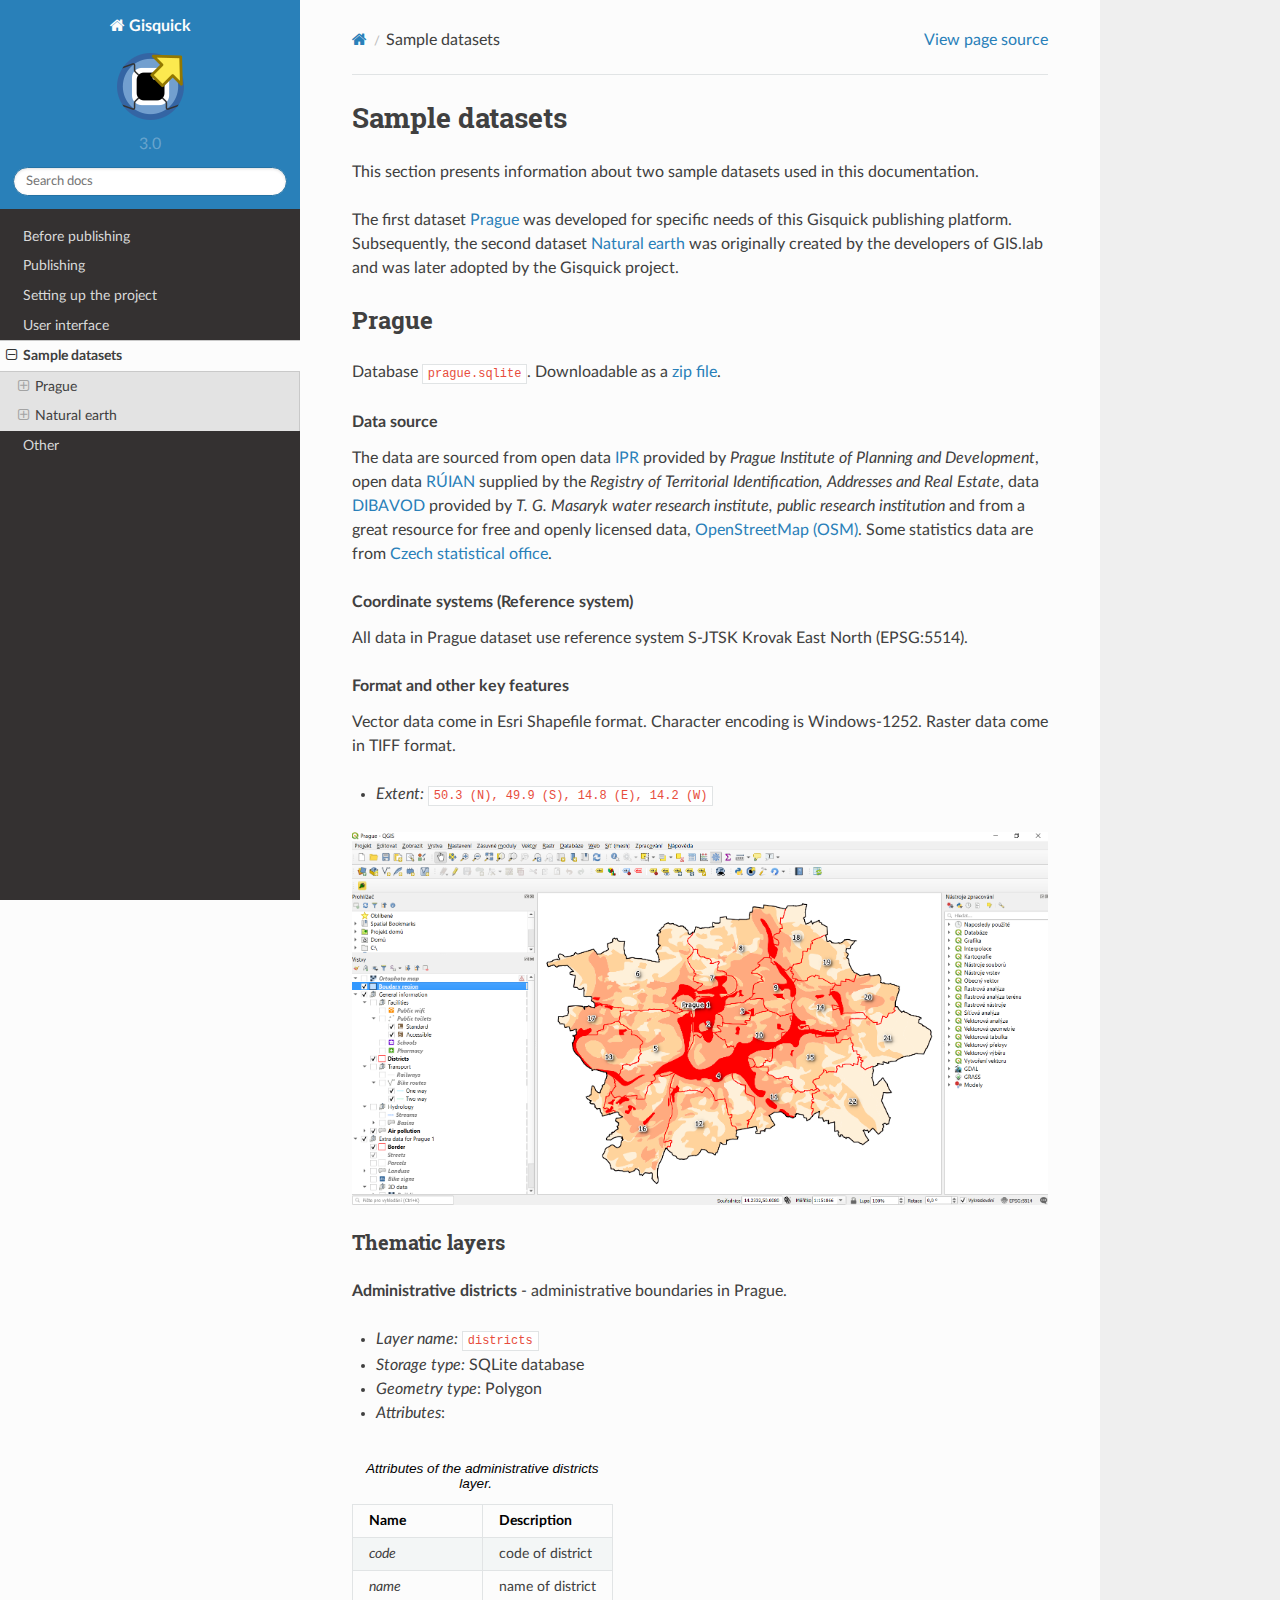
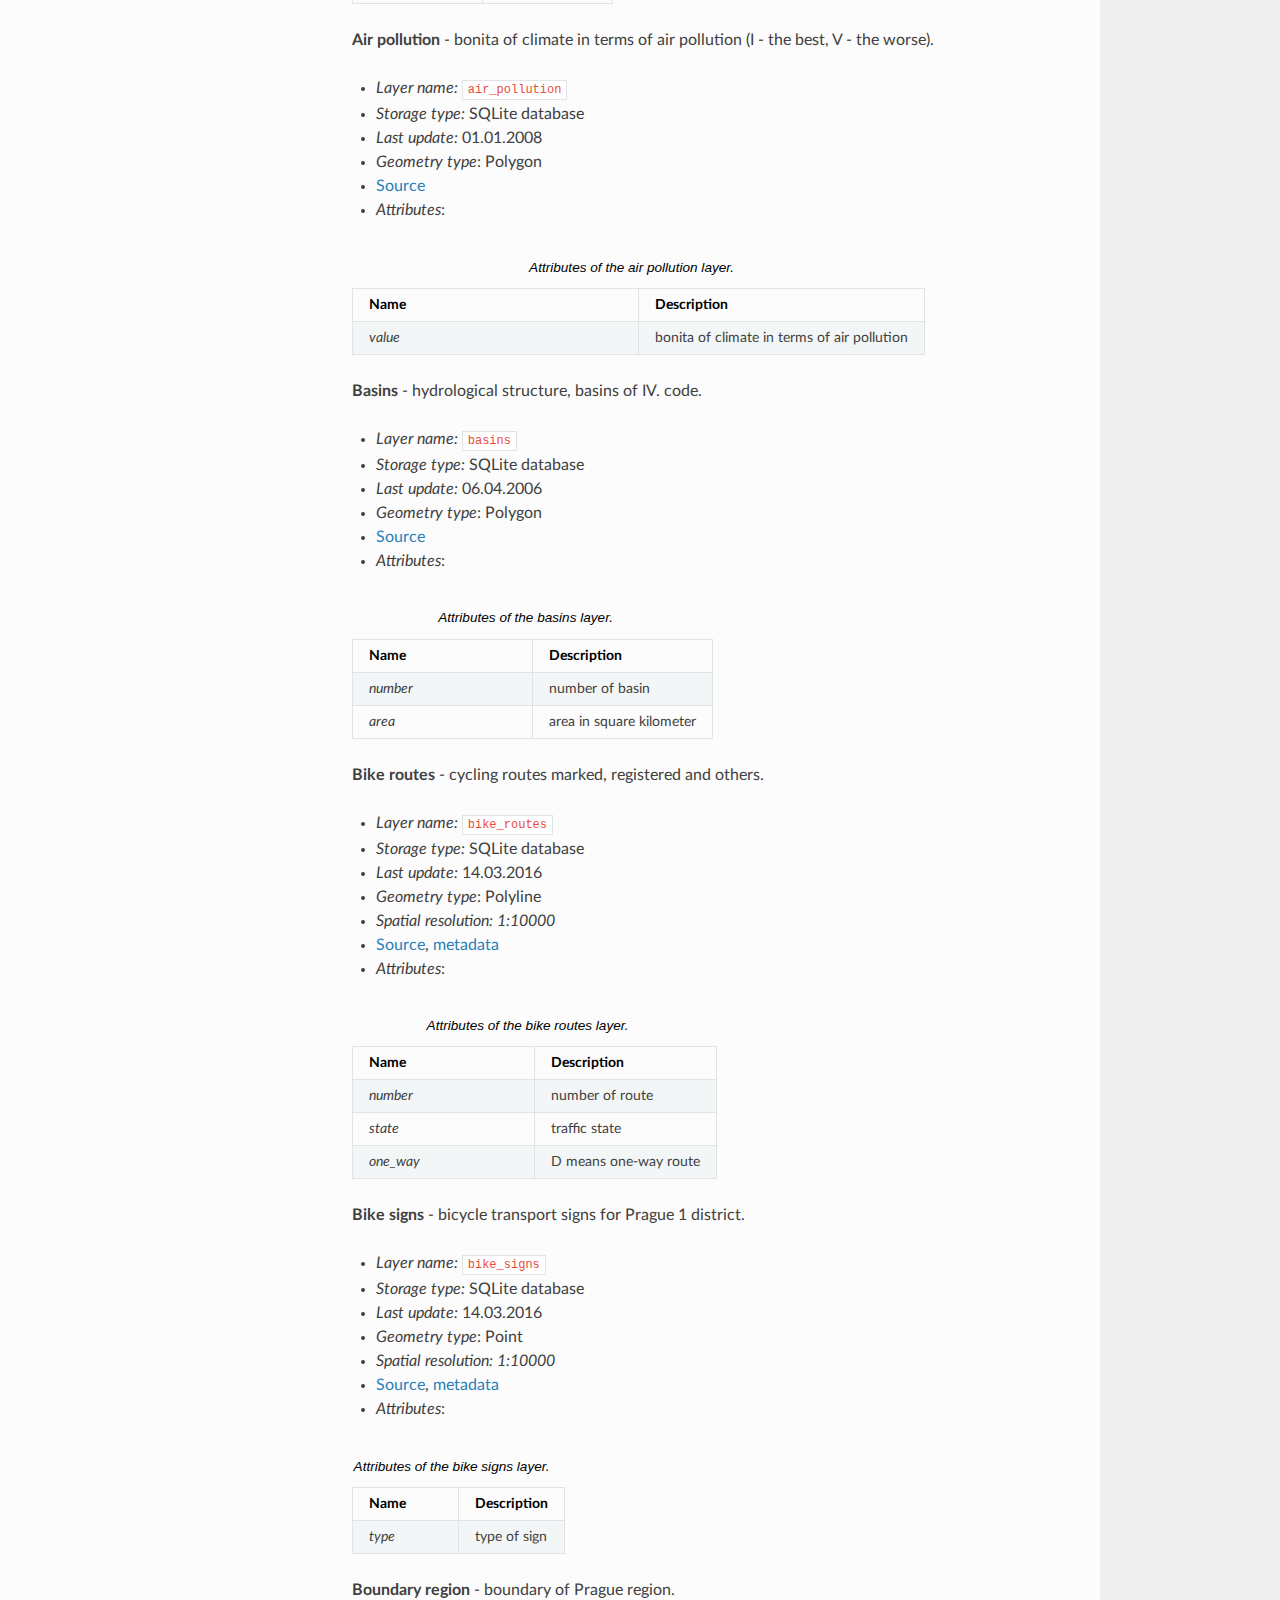
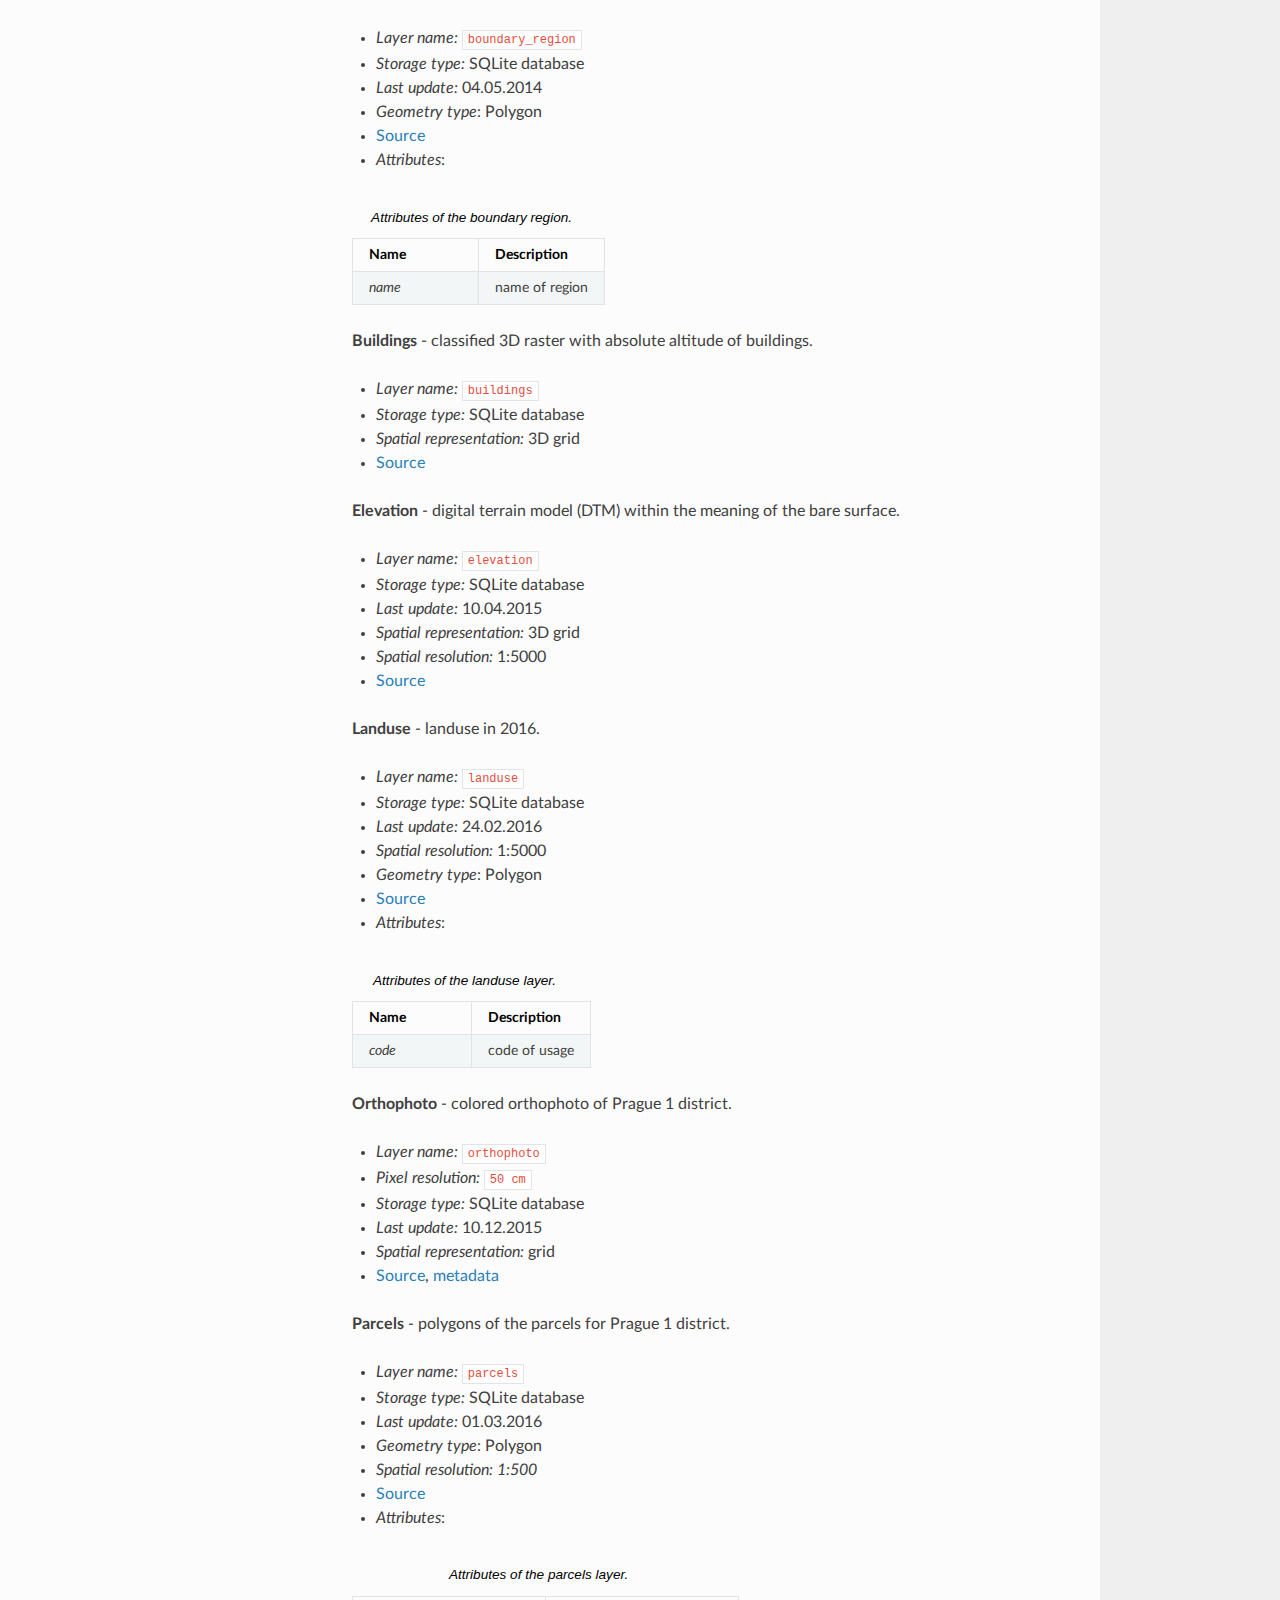
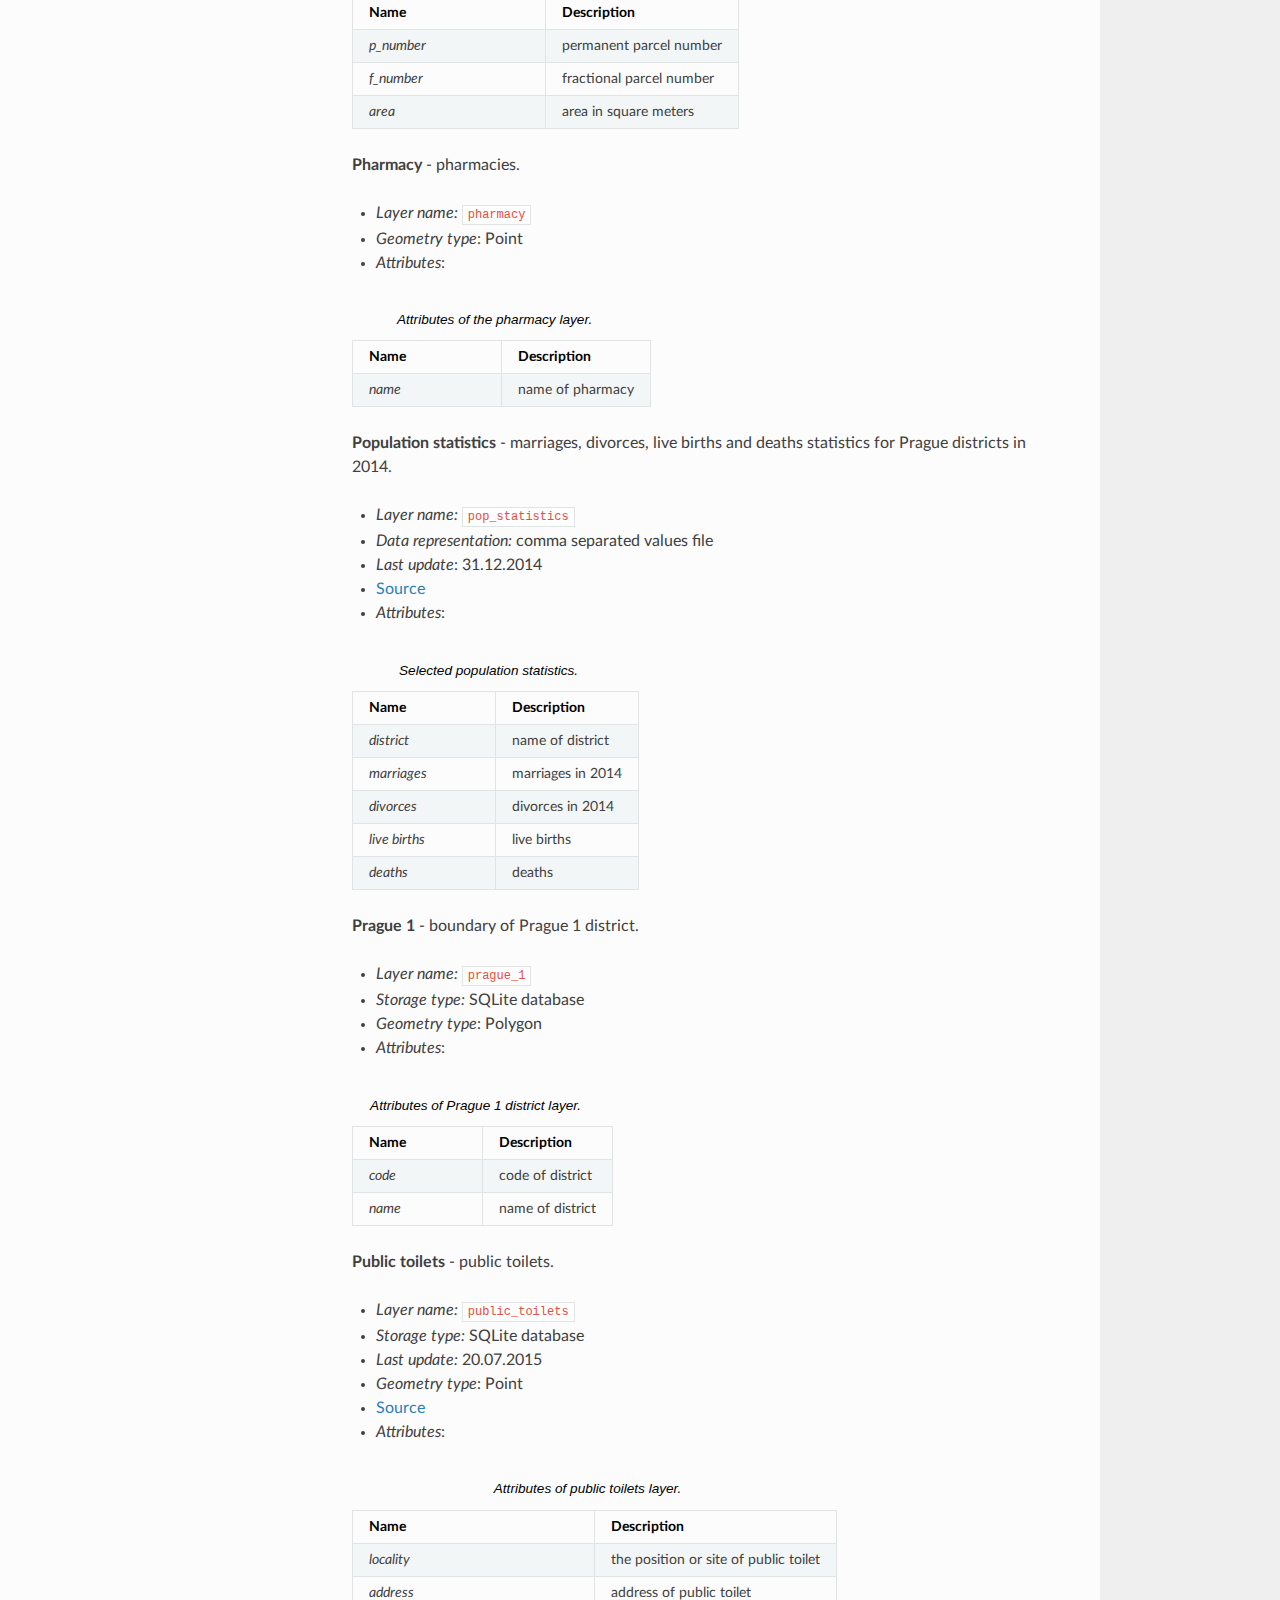
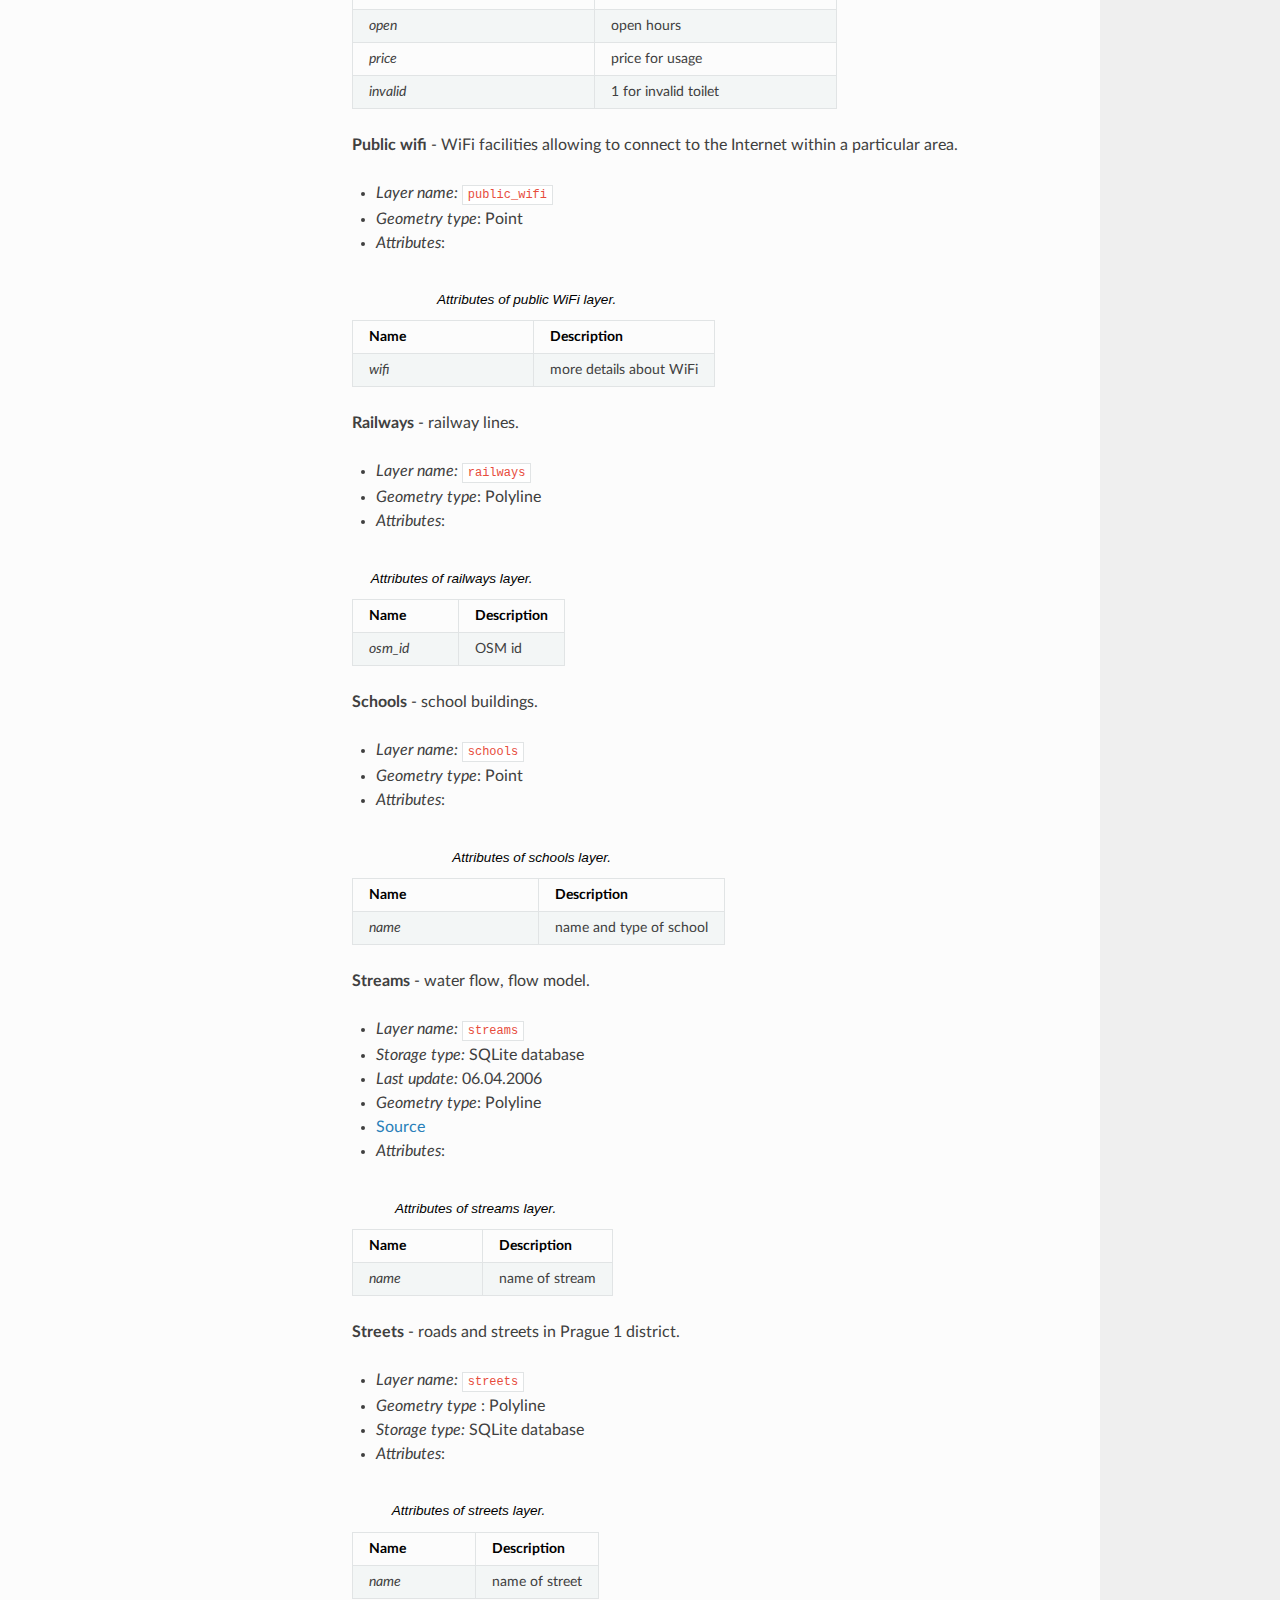
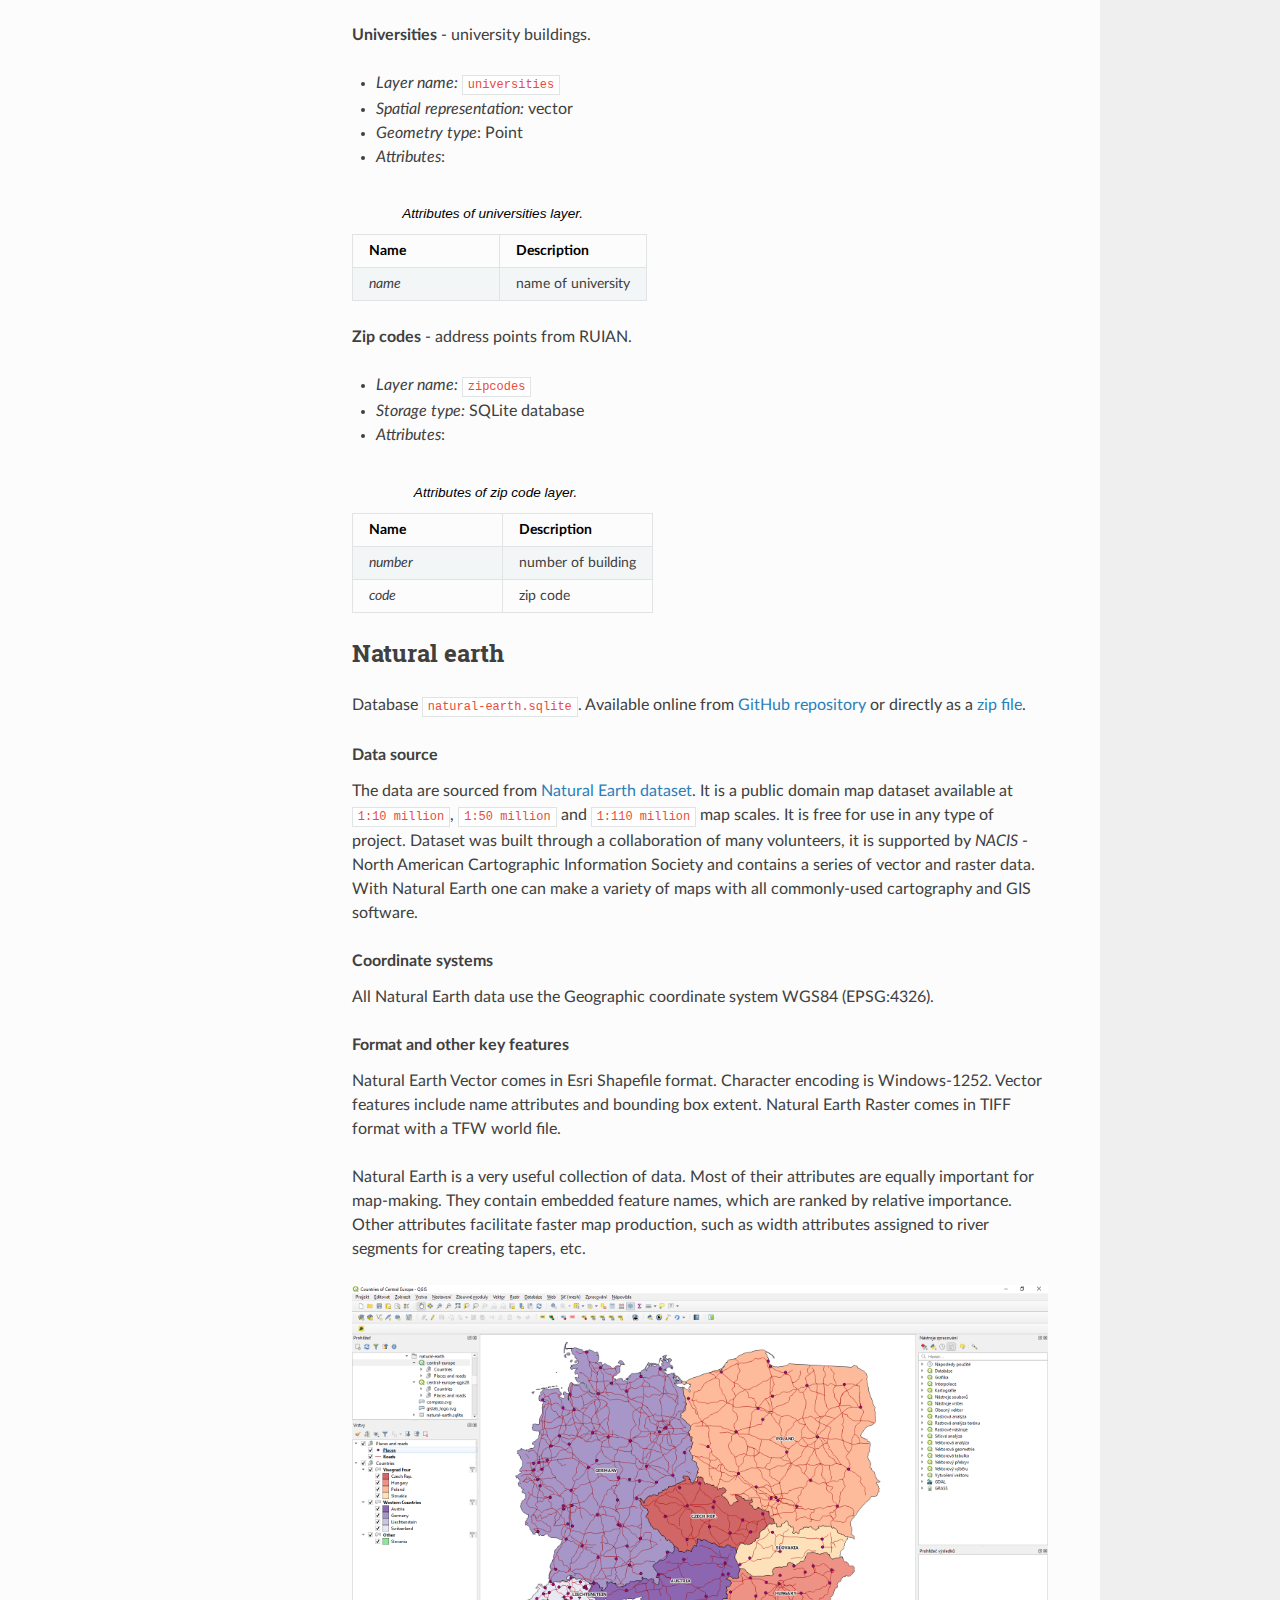
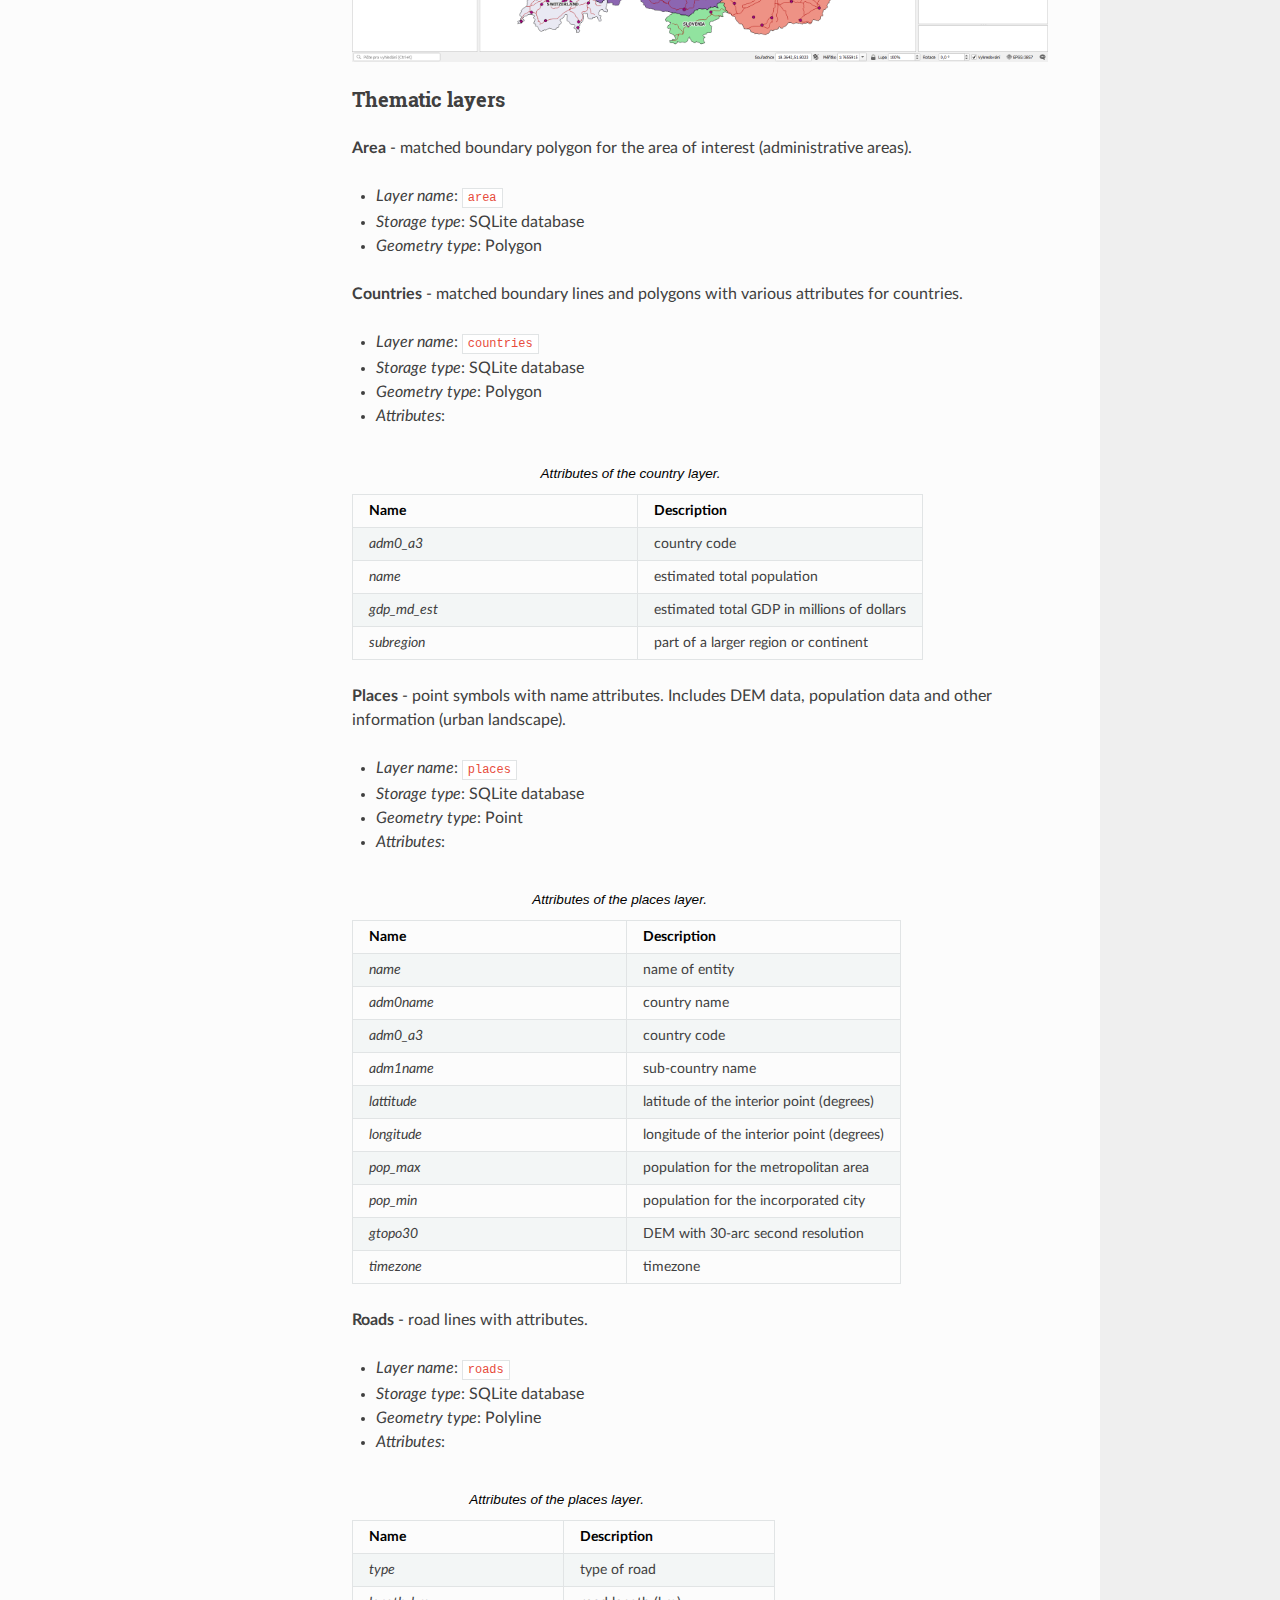
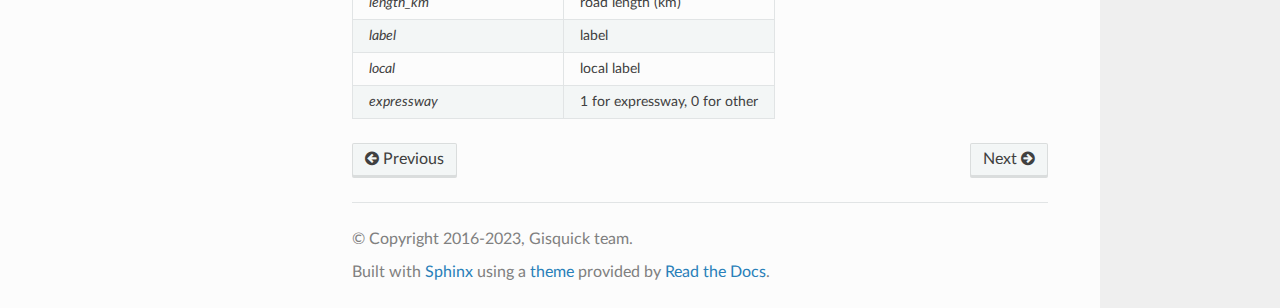
<file: user-manual/datasets.html>
<!DOCTYPE html>
<html class="writer-html5" lang="en">
<head>
  <meta charset="utf-8" /><meta name="generator" content="Docutils 0.19: https://docutils.sourceforge.io/" />

  <meta name="viewport" content="width=device-width, initial-scale=1.0" />
  <title>Sample datasets &mdash; Gisquick 3.0 documentation</title>
      <link rel="stylesheet" type="text/css" href="../_static/pygments.css" />
      <link rel="stylesheet" type="text/css" href="../_static/css/theme.css" />
      <link rel="stylesheet" type="text/css" href="../_static/graphviz.css" />
      <link rel="stylesheet" type="text/css" href="../_static/sphinxcontrib-images/LightBox2/lightbox2/dist/css/lightbox.css" />

  
    <link rel="shortcut icon" href="../_static/logo.ico"/>
  <!--[if lt IE 9]>
    <script src="../_static/js/html5shiv.min.js"></script>
  <![endif]-->
  
        <script data-url_root="../" id="documentation_options" src="../_static/documentation_options.js"></script>
        <script src="../_static/jquery.js"></script>
        <script src="../_static/underscore.js"></script>
        <script src="../_static/_sphinx_javascript_frameworks_compat.js"></script>
        <script src="../_static/doctools.js"></script>
        <script src="../_static/sphinx_highlight.js"></script>
        <script src="../_static/sphinxcontrib-images/LightBox2/lightbox2/dist/js/lightbox-plus-jquery.min.js"></script>
        <script src="../_static/sphinxcontrib-images/LightBox2/lightbox2-customize/jquery-noconflict.js"></script>
    <script src="../_static/js/theme.js"></script>
    <link rel="index" title="Index" href="../genindex.html" />
    <link rel="search" title="Search" href="../search.html" />
    <link rel="next" title="Other" href="other.html" />
    <link rel="prev" title="User interface" href="user-interface.html" /> 
</head>

<body class="wy-body-for-nav"> 
  <div class="wy-grid-for-nav">
    <nav data-toggle="wy-nav-shift" class="wy-nav-side">
      <div class="wy-side-scroll">
        <div class="wy-side-nav-search" >

          
          
          <a href="../index.html" class="icon icon-home">
            Gisquick
              <img src="../_static/logo.png" class="logo" alt="Logo"/>
          </a>
              <div class="version">
                3.0
              </div>
<div role="search">
  <form id="rtd-search-form" class="wy-form" action="../search.html" method="get">
    <input type="text" name="q" placeholder="Search docs" aria-label="Search docs" />
    <input type="hidden" name="check_keywords" value="yes" />
    <input type="hidden" name="area" value="default" />
  </form>
</div>
        </div><div class="wy-menu wy-menu-vertical" data-spy="affix" role="navigation" aria-label="Navigation menu">
              <ul class="current">
<li class="toctree-l1"><a class="reference internal" href="before-publishing.html">Before publishing</a></li>
<li class="toctree-l1"><a class="reference internal" href="publishing.html">Publishing</a></li>
<li class="toctree-l1"><a class="reference internal" href="setting-up-project.html">Setting up the project</a></li>
<li class="toctree-l1"><a class="reference internal" href="user-interface.html">User interface</a></li>
<li class="toctree-l1 current"><a class="current reference internal" href="#">Sample datasets</a><ul>
<li class="toctree-l2"><a class="reference internal" href="#prague">Prague</a><ul>
<li class="toctree-l3"><a class="reference internal" href="#thematic-layers">Thematic layers</a></li>
</ul>
</li>
<li class="toctree-l2"><a class="reference internal" href="#natural-earth">Natural earth</a><ul>
<li class="toctree-l3"><a class="reference internal" href="#id1">Thematic layers</a></li>
</ul>
</li>
</ul>
</li>
<li class="toctree-l1"><a class="reference internal" href="other.html">Other</a></li>
</ul>

        </div>
      </div>
    </nav>

    <section data-toggle="wy-nav-shift" class="wy-nav-content-wrap"><nav class="wy-nav-top" aria-label="Mobile navigation menu" >
          <i data-toggle="wy-nav-top" class="fa fa-bars"></i>
          <a href="../index.html">Gisquick</a>
      </nav>

      <div class="wy-nav-content">
        <div class="rst-content">
          <div role="navigation" aria-label="Page navigation">
  <ul class="wy-breadcrumbs">
      <li><a href="../index.html" class="icon icon-home" aria-label="Home"></a></li>
      <li class="breadcrumb-item active">Sample datasets</li>
      <li class="wy-breadcrumbs-aside">
            <a href="../_sources/user-manual/datasets.rst.txt" rel="nofollow"> View page source</a>
      </li>
  </ul>
  <hr/>
</div>
          <div role="main" class="document" itemscope="itemscope" itemtype="http://schema.org/Article">
           <div itemprop="articleBody">
             
  <section id="sample-datasets">
<span id="data"></span><h1>Sample datasets<a class="headerlink" href="#sample-datasets" title="Permalink to this heading">¶</a></h1>
<p>This section presents information about two sample datasets used in this documentation.</p>
<p>The first dataset <a class="reference internal" href="#dataset-prague"><span class="std std-ref">Prague</span></a> was developed for specific
needs of this Gisquick publishing platform.
Subsequently,
the second dataset <a class="reference internal" href="#dataset-natural-earth"><span class="std std-ref">Natural earth</span></a> was originally created
by the developers of GIS.lab and was later adopted by the Gisquick project.</p>
<section id="prague">
<span id="dataset-prague"></span><h2>Prague<a class="headerlink" href="#prague" title="Permalink to this heading">¶</a></h2>
<p>Database <code class="docutils literal notranslate"><span class="pre">prague.sqlite</span></code>. Downloadable as a <a class="reference external" href="http://training.gismentors.eu/geodata/gisquick/prague.tar.gz">zip file</a>.</p>
<p class="rubric">Data source</p>
<p>The data are sourced from
open data <a class="reference external" href="http://www.geoportalpraha.cz/en/opendata">IPR</a> provided by
<em>Prague Institute of Planning and Development</em>, open data
<a class="reference external" href="http://vdp.cuzk.cz/vdp/ruian/stat/">RÚIAN</a> supplied by the
<em>Registry of Territorial Identification, Addresses and Real Estate</em>, data
<a class="reference external" href="http://www.dibavod.cz/index.php?id=27&amp;PHPSESSID=vcbxqccbl">DIBAVOD</a> provided
by <em>T. G. Masaryk water research institute, public research institution</em> and
from a great resource for free and openly licensed data,
<a class="reference external" href="http://www.openstreetmap.org/">OpenStreetMap (OSM)</a>. Some statistics data
are from <a class="reference external" href="https://www.czso.cz/csu/czso/home">Czech statistical office</a>.</p>
<p class="rubric">Coordinate systems (Reference system)</p>
<p>All data in Prague dataset use reference system S-JTSK Krovak East North (EPSG:5514).</p>
<p class="rubric">Format and other key features</p>
<p>Vector data come in Esri Shapefile format. Character encoding is
Windows-1252. Raster data come in TIFF format.</p>
<ul class="simple">
<li><p><em>Extent:</em> <code class="docutils literal notranslate"><span class="pre">50.3</span> <span class="pre">(N),</span> <span class="pre">49.9</span> <span class="pre">(S),</span> <span class="pre">14.8</span> <span class="pre">(E),</span> <span class="pre">14.2</span> <span class="pre">(W)</span></code></p></li>
</ul>
<a class=""
               data-lightbox="group-dbde8ac8-058c-4248-891b-c8f0ff0f4ea4"
               href="../_images/qgis-prague1.png"
               title="Prague sample project loaded in QGIS."
               data-title="Prague sample project loaded in QGIS."
               
               ><img src="../_images/qgis-prague1.png"
                     class=""
                     width="100%"
                     height="auto"
                     alt=""/>
                </a><section id="thematic-layers">
<h3>Thematic layers<a class="headerlink" href="#thematic-layers" title="Permalink to this heading">¶</a></h3>
<p><strong>Administrative districts</strong> - administrative boundaries in Prague.</p>
<ul class="simple">
<li><p><em>Layer name:</em> <code class="docutils literal notranslate"><span class="pre">districts</span></code></p></li>
<li><p><em>Storage type:</em> SQLite database</p></li>
<li><p><em>Geometry type</em>: Polygon</p></li>
<li><p><em>Attributes</em>:</p></li>
</ul>
<table class="docutils align-default" id="id2">
<caption><span class="caption-text">Attributes of the administrative districts layer.</span><a class="headerlink" href="#id2" title="Permalink to this table">¶</a></caption>
<colgroup>
<col style="width: 50.0%" />
<col style="width: 50.0%" />
</colgroup>
<thead>
<tr class="row-odd"><th class="head"><p>Name</p></th>
<th class="head"><p>Description</p></th>
</tr>
</thead>
<tbody>
<tr class="row-even"><td><p><em>code</em></p></td>
<td><p>code of district</p></td>
</tr>
<tr class="row-odd"><td><p><em>name</em></p></td>
<td><p>name of district</p></td>
</tr>
</tbody>
</table>
<p><strong>Air pollution</strong> - bonita of climate in terms of air pollution (I - the best, V - the worse).</p>
<ul class="simple">
<li><p><em>Layer name:</em> <code class="docutils literal notranslate"><span class="pre">air_pollution</span></code></p></li>
<li><p><em>Storage type:</em> SQLite database</p></li>
<li><p><em>Last update:</em> 01.01.2008</p></li>
<li><p><em>Geometry type</em>: Polygon</p></li>
<li><p><a class="reference external" href="http://www.geoportalpraha.cz/cs/opendata/5BB4E2C5-9D4B-4B2B-BF0A-E0B98EE6013A">Source</a></p></li>
<li><p><em>Attributes</em>:</p></li>
</ul>
<table class="docutils align-default" id="id3">
<caption><span class="caption-text">Attributes of the air pollution layer.</span><a class="headerlink" href="#id3" title="Permalink to this table">¶</a></caption>
<colgroup>
<col style="width: 50.0%" />
<col style="width: 50.0%" />
</colgroup>
<thead>
<tr class="row-odd"><th class="head"><p>Name</p></th>
<th class="head"><p>Description</p></th>
</tr>
</thead>
<tbody>
<tr class="row-even"><td><p><em>value</em></p></td>
<td><p>bonita of climate in terms of air pollution</p></td>
</tr>
</tbody>
</table>
<p><strong>Basins</strong> - hydrological structure, basins of IV. code.</p>
<ul class="simple">
<li><p><em>Layer name:</em> <code class="docutils literal notranslate"><span class="pre">basins</span></code></p></li>
<li><p><em>Storage type:</em> SQLite database</p></li>
<li><p><em>Last update:</em> 06.04.2006</p></li>
<li><p><em>Geometry type</em>: Polygon</p></li>
<li><p><a class="reference external" href="http://www.dibavod.cz/download.php?id_souboru=1418&amp;PHPSESSID=vcbxqccbl">Source</a></p></li>
<li><p><em>Attributes</em>:</p></li>
</ul>
<table class="docutils align-default" id="id4">
<caption><span class="caption-text">Attributes of the basins layer.</span><a class="headerlink" href="#id4" title="Permalink to this table">¶</a></caption>
<colgroup>
<col style="width: 50.0%" />
<col style="width: 50.0%" />
</colgroup>
<thead>
<tr class="row-odd"><th class="head"><p>Name</p></th>
<th class="head"><p>Description</p></th>
</tr>
</thead>
<tbody>
<tr class="row-even"><td><p><em>number</em></p></td>
<td><p>number of basin</p></td>
</tr>
<tr class="row-odd"><td><p><em>area</em></p></td>
<td><p>area in square kilometer</p></td>
</tr>
</tbody>
</table>
<p><strong>Bike routes</strong> - cycling routes marked, registered and others.</p>
<ul class="simple">
<li><p><em>Layer name:</em> <code class="docutils literal notranslate"><span class="pre">bike_routes</span></code></p></li>
<li><p><em>Storage type:</em> SQLite database</p></li>
<li><p><em>Last update:</em> 14.03.2016</p></li>
<li><p><em>Geometry type</em>: Polyline</p></li>
<li><p><em>Spatial resolution:</em> <cite>1:10000</cite></p></li>
<li><p><a class="reference external" href="http://www.geoportalpraha.cz/en/opendata/0AF6DE97-68B3-4CD6-AE5D-76ACEEE50636">Source</a>,
<a class="reference external" href="http://www.geoportalpraha.cz/cs/fulltext_geoportal?id=0AF6DE97-68B3-4CD6-AE5D-76ACEEE50636">metadata</a></p></li>
<li><p><em>Attributes</em>:</p></li>
</ul>
<table class="docutils align-default" id="id5">
<caption><span class="caption-text">Attributes of the bike routes layer.</span><a class="headerlink" href="#id5" title="Permalink to this table">¶</a></caption>
<colgroup>
<col style="width: 50.0%" />
<col style="width: 50.0%" />
</colgroup>
<thead>
<tr class="row-odd"><th class="head"><p>Name</p></th>
<th class="head"><p>Description</p></th>
</tr>
</thead>
<tbody>
<tr class="row-even"><td><p><em>number</em></p></td>
<td><p>number of route</p></td>
</tr>
<tr class="row-odd"><td><p><em>state</em></p></td>
<td><p>traffic state</p></td>
</tr>
<tr class="row-even"><td><p><em>one_way</em></p></td>
<td><p>D means one-way route</p></td>
</tr>
</tbody>
</table>
<p><strong>Bike signs</strong> - bicycle transport signs for Prague 1 district.</p>
<ul class="simple">
<li><p><em>Layer name:</em> <code class="docutils literal notranslate"><span class="pre">bike_signs</span></code></p></li>
<li><p><em>Storage type:</em> SQLite database</p></li>
<li><p><em>Last update:</em> 14.03.2016</p></li>
<li><p><em>Geometry type</em>: Point</p></li>
<li><p><em>Spatial resolution:</em> <cite>1:10000</cite></p></li>
<li><p><a class="reference external" href="http://www.geoportalpraha.cz/cs/opendata/7ED6D2D8-A68C-44F1-8EC3-0F75A5AEF781">Source</a>,
<a class="reference external" href="http://www.geoportalpraha.cz/cs/fulltext_geoportal?id=7ED6D2D8-A68C-44F1-8EC3-0F75A5AEF781">metadata</a></p></li>
<li><p><em>Attributes</em>:</p></li>
</ul>
<table class="docutils align-default" id="id6">
<caption><span class="caption-text">Attributes of the bike signs layer.</span><a class="headerlink" href="#id6" title="Permalink to this table">¶</a></caption>
<colgroup>
<col style="width: 50.0%" />
<col style="width: 50.0%" />
</colgroup>
<thead>
<tr class="row-odd"><th class="head"><p>Name</p></th>
<th class="head"><p>Description</p></th>
</tr>
</thead>
<tbody>
<tr class="row-even"><td><p><em>type</em></p></td>
<td><p>type of sign</p></td>
</tr>
</tbody>
</table>
<p><strong>Boundary region</strong> - boundary of Prague region.</p>
<ul class="simple">
<li><p><em>Layer name:</em> <code class="docutils literal notranslate"><span class="pre">boundary_region</span></code></p></li>
<li><p><em>Storage type:</em> SQLite database</p></li>
<li><p><em>Last update:</em> 04.05.2014</p></li>
<li><p><em>Geometry type</em>: Polygon</p></li>
<li><p><a class="reference external" href="http://www.geoportalpraha.cz/cs/opendata/669607B8-EA0A-44FB-8771-C509C2384E59">Source</a></p></li>
<li><p><em>Attributes</em>:</p></li>
</ul>
<table class="docutils align-default" id="id7">
<caption><span class="caption-text">Attributes of the boundary region.</span><a class="headerlink" href="#id7" title="Permalink to this table">¶</a></caption>
<colgroup>
<col style="width: 50.0%" />
<col style="width: 50.0%" />
</colgroup>
<thead>
<tr class="row-odd"><th class="head"><p>Name</p></th>
<th class="head"><p>Description</p></th>
</tr>
</thead>
<tbody>
<tr class="row-even"><td><p><em>name</em></p></td>
<td><p>name of region</p></td>
</tr>
</tbody>
</table>
<p><strong>Buildings</strong> - classified 3D raster with absolute altitude of buildings.</p>
<ul class="simple">
<li><p><em>Layer name:</em> <code class="docutils literal notranslate"><span class="pre">buildings</span></code></p></li>
<li><p><em>Storage type:</em> SQLite database</p></li>
<li><p><em>Spatial representation:</em> 3D grid</p></li>
<li><p><a class="reference external" href="http://www.geoportalpraha.cz/en/opendata/DDBD51D9-CDF6-4288-8FAB-F049BB5ADFD9">Source</a></p></li>
</ul>
<p><strong>Elevation</strong> - digital terrain model (DTM) within the meaning of the bare surface.</p>
<ul class="simple">
<li><p><em>Layer name:</em> <code class="docutils literal notranslate"><span class="pre">elevation</span></code></p></li>
<li><p><em>Storage type:</em> SQLite database</p></li>
<li><p><em>Last update:</em> 10.04.2015</p></li>
<li><p><em>Spatial representation:</em> 3D grid</p></li>
<li><p><em>Spatial resolution:</em> 1:5000</p></li>
<li><p><a class="reference external" href="http://www.geoportalpraha.cz/en/opendata/6E9A6D83-5F66-4B06-ABB5-CE8E773A811C">Source</a></p></li>
</ul>
<p><strong>Landuse</strong> - landuse in 2016.</p>
<ul class="simple">
<li><p><em>Layer name:</em> <code class="docutils literal notranslate"><span class="pre">landuse</span></code></p></li>
<li><p><em>Storage type:</em> SQLite database</p></li>
<li><p><em>Last update:</em> 24.02.2016</p></li>
<li><p><em>Spatial resolution:</em> 1:5000</p></li>
<li><p><em>Geometry type</em>: Polygon</p></li>
<li><p><a class="reference external" href="http://www.geoportalpraha.cz/en/opendata/A0198E36-FCAD-42E7-BE4A-3B7755A48DAC">Source</a></p></li>
<li><p><em>Attributes</em>:</p></li>
</ul>
<table class="docutils align-default" id="id8">
<caption><span class="caption-text">Attributes of the landuse layer.</span><a class="headerlink" href="#id8" title="Permalink to this table">¶</a></caption>
<colgroup>
<col style="width: 50.0%" />
<col style="width: 50.0%" />
</colgroup>
<thead>
<tr class="row-odd"><th class="head"><p>Name</p></th>
<th class="head"><p>Description</p></th>
</tr>
</thead>
<tbody>
<tr class="row-even"><td><p><em>code</em></p></td>
<td><p>code of usage</p></td>
</tr>
</tbody>
</table>
<p><strong>Orthophoto</strong> - colored orthophoto of Prague 1 district.</p>
<ul class="simple">
<li><p><em>Layer name:</em> <code class="docutils literal notranslate"><span class="pre">orthophoto</span></code></p></li>
<li><p><em>Pixel resolution:</em> <code class="docutils literal notranslate"><span class="pre">50</span> <span class="pre">cm</span></code></p></li>
<li><p><em>Storage type:</em> SQLite database</p></li>
<li><p><em>Last update:</em> 10.12.2015</p></li>
<li><p><em>Spatial representation:</em> grid</p></li>
<li><p><a class="reference external" href="http://www.geoportalpraha.cz/cs/opendata/A0198E36-FCAD-42E7-BE4A-3B7755A48DAC">Source</a>,
<a class="reference external" href="http://www.geoportalpraha.cz/en/fulltext_geoportal?id=A0198E36-FCAD-42E7-BE4A-3B7755A48DAC">metadata</a></p></li>
</ul>
<p><strong>Parcels</strong> - polygons of the parcels for Prague 1 district.</p>
<ul class="simple">
<li><p><em>Layer name:</em> <code class="docutils literal notranslate"><span class="pre">parcels</span></code></p></li>
<li><p><em>Storage type:</em> SQLite database</p></li>
<li><p><em>Last update:</em> 01.03.2016</p></li>
<li><p><em>Geometry type</em>: Polygon</p></li>
<li><p><em>Spatial resolution:</em> <cite>1:500</cite></p></li>
<li><p><a class="reference external" href="http://www.geoportalpraha.cz/en/opendata/31363CF6-2A9F-41D1-B000-23587084BC7A">Source</a></p></li>
<li><p><em>Attributes</em>:</p></li>
</ul>
<table class="docutils align-default" id="id9">
<caption><span class="caption-text">Attributes of the parcels layer.</span><a class="headerlink" href="#id9" title="Permalink to this table">¶</a></caption>
<colgroup>
<col style="width: 50.0%" />
<col style="width: 50.0%" />
</colgroup>
<thead>
<tr class="row-odd"><th class="head"><p>Name</p></th>
<th class="head"><p>Description</p></th>
</tr>
</thead>
<tbody>
<tr class="row-even"><td><p><em>p_number</em></p></td>
<td><p>permanent parcel number</p></td>
</tr>
<tr class="row-odd"><td><p><em>f_number</em></p></td>
<td><p>fractional parcel number</p></td>
</tr>
<tr class="row-even"><td><p><em>area</em></p></td>
<td><p>area in square meters</p></td>
</tr>
</tbody>
</table>
<p><strong>Pharmacy</strong> - pharmacies.</p>
<ul class="simple">
<li><p><em>Layer name:</em> <code class="docutils literal notranslate"><span class="pre">pharmacy</span></code></p></li>
<li><p><em>Geometry type</em>: Point</p></li>
<li><p><em>Attributes</em>:</p></li>
</ul>
<table class="docutils align-default" id="id10">
<caption><span class="caption-text">Attributes of the pharmacy layer.</span><a class="headerlink" href="#id10" title="Permalink to this table">¶</a></caption>
<colgroup>
<col style="width: 50.0%" />
<col style="width: 50.0%" />
</colgroup>
<thead>
<tr class="row-odd"><th class="head"><p>Name</p></th>
<th class="head"><p>Description</p></th>
</tr>
</thead>
<tbody>
<tr class="row-even"><td><p><em>name</em></p></td>
<td><p>name of pharmacy</p></td>
</tr>
</tbody>
</table>
<p><strong>Population statistics</strong> - marriages, divorces, live births and deaths statistics for Prague districts in 2014.</p>
<ul class="simple">
<li><p><em>Layer name:</em> <code class="docutils literal notranslate"><span class="pre">pop_statistics</span></code></p></li>
<li><p><em>Data representation:</em> comma separated values file</p></li>
<li><p><em>Last update</em>: 31.12.2014</p></li>
<li><p><a class="reference external" href="https://www.czso.cz/documents/10180/26823476/3301231505.xlsx/1e37f0cd-ef06-4872-b108-31778585b635?version=1.0">Source</a></p></li>
<li><p><em>Attributes</em>:</p></li>
</ul>
<table class="docutils align-default" id="id11">
<caption><span class="caption-text">Selected population statistics.</span><a class="headerlink" href="#id11" title="Permalink to this table">¶</a></caption>
<colgroup>
<col style="width: 50.0%" />
<col style="width: 50.0%" />
</colgroup>
<thead>
<tr class="row-odd"><th class="head"><p>Name</p></th>
<th class="head"><p>Description</p></th>
</tr>
</thead>
<tbody>
<tr class="row-even"><td><p><em>district</em></p></td>
<td><p>name of district</p></td>
</tr>
<tr class="row-odd"><td><p><em>marriages</em></p></td>
<td><p>marriages in 2014</p></td>
</tr>
<tr class="row-even"><td><p><em>divorces</em></p></td>
<td><p>divorces in 2014</p></td>
</tr>
<tr class="row-odd"><td><p><em>live births</em></p></td>
<td><p>live births</p></td>
</tr>
<tr class="row-even"><td><p><em>deaths</em></p></td>
<td><p>deaths</p></td>
</tr>
</tbody>
</table>
<p><strong>Prague 1</strong> - boundary of Prague 1 district.</p>
<ul class="simple">
<li><p><em>Layer name:</em> <code class="docutils literal notranslate"><span class="pre">prague_1</span></code></p></li>
<li><p><em>Storage type:</em> SQLite database</p></li>
<li><p><em>Geometry type</em>: Polygon</p></li>
<li><p><em>Attributes</em>:</p></li>
</ul>
<table class="docutils align-default" id="id12">
<caption><span class="caption-text">Attributes of Prague 1 district layer.</span><a class="headerlink" href="#id12" title="Permalink to this table">¶</a></caption>
<colgroup>
<col style="width: 50.0%" />
<col style="width: 50.0%" />
</colgroup>
<thead>
<tr class="row-odd"><th class="head"><p>Name</p></th>
<th class="head"><p>Description</p></th>
</tr>
</thead>
<tbody>
<tr class="row-even"><td><p><em>code</em></p></td>
<td><p>code of district</p></td>
</tr>
<tr class="row-odd"><td><p><em>name</em></p></td>
<td><p>name of district</p></td>
</tr>
</tbody>
</table>
<p><strong>Public toilets</strong> - public toilets.</p>
<ul class="simple">
<li><p><em>Layer name:</em> <code class="docutils literal notranslate"><span class="pre">public_toilets</span></code></p></li>
<li><p><em>Storage type:</em> SQLite database</p></li>
<li><p><em>Last update:</em> 20.07.2015</p></li>
<li><p><em>Geometry type</em>: Point</p></li>
<li><p><a class="reference external" href="http://www.geoportalpraha.cz/en/opendata/27028B3A-9442-44BC-9EA2-4DF8A2DF9940">Source</a></p></li>
<li><p><em>Attributes</em>:</p></li>
</ul>
<table class="docutils align-default" id="id13">
<caption><span class="caption-text">Attributes of public toilets layer.</span><a class="headerlink" href="#id13" title="Permalink to this table">¶</a></caption>
<colgroup>
<col style="width: 50.0%" />
<col style="width: 50.0%" />
</colgroup>
<thead>
<tr class="row-odd"><th class="head"><p>Name</p></th>
<th class="head"><p>Description</p></th>
</tr>
</thead>
<tbody>
<tr class="row-even"><td><p><em>locality</em></p></td>
<td><p>the position or site of public toilet</p></td>
</tr>
<tr class="row-odd"><td><p><em>address</em></p></td>
<td><p>address of public toilet</p></td>
</tr>
<tr class="row-even"><td><p><em>open</em></p></td>
<td><p>open hours</p></td>
</tr>
<tr class="row-odd"><td><p><em>price</em></p></td>
<td><p>price for usage</p></td>
</tr>
<tr class="row-even"><td><p><em>invalid</em></p></td>
<td><p>1 for invalid toilet</p></td>
</tr>
</tbody>
</table>
<p><strong>Public wifi</strong> - WiFi facilities allowing to connect to the Internet within a particular area.</p>
<ul class="simple">
<li><p><em>Layer name:</em> <code class="docutils literal notranslate"><span class="pre">public_wifi</span></code></p></li>
<li><p><em>Geometry type</em>: Point</p></li>
<li><p><em>Attributes</em>:</p></li>
</ul>
<table class="docutils align-default" id="id14">
<caption><span class="caption-text">Attributes of public WiFi layer.</span><a class="headerlink" href="#id14" title="Permalink to this table">¶</a></caption>
<colgroup>
<col style="width: 50.0%" />
<col style="width: 50.0%" />
</colgroup>
<thead>
<tr class="row-odd"><th class="head"><p>Name</p></th>
<th class="head"><p>Description</p></th>
</tr>
</thead>
<tbody>
<tr class="row-even"><td><p><em>wifi</em></p></td>
<td><p>more details about WiFi</p></td>
</tr>
</tbody>
</table>
<p><strong>Railways</strong> - railway lines.</p>
<ul class="simple">
<li><p><em>Layer name:</em> <code class="docutils literal notranslate"><span class="pre">railways</span></code></p></li>
<li><p><em>Geometry type</em>: Polyline</p></li>
<li><p><em>Attributes</em>:</p></li>
</ul>
<table class="docutils align-default" id="id15">
<caption><span class="caption-text">Attributes of railways layer.</span><a class="headerlink" href="#id15" title="Permalink to this table">¶</a></caption>
<colgroup>
<col style="width: 50.0%" />
<col style="width: 50.0%" />
</colgroup>
<thead>
<tr class="row-odd"><th class="head"><p>Name</p></th>
<th class="head"><p>Description</p></th>
</tr>
</thead>
<tbody>
<tr class="row-even"><td><p><em>osm_id</em></p></td>
<td><p>OSM id</p></td>
</tr>
</tbody>
</table>
<p><strong>Schools</strong> - school buildings.</p>
<ul class="simple">
<li><p><em>Layer name:</em> <code class="docutils literal notranslate"><span class="pre">schools</span></code></p></li>
<li><p><em>Geometry type</em>: Point</p></li>
<li><p><em>Attributes</em>:</p></li>
</ul>
<table class="docutils align-default" id="id16">
<caption><span class="caption-text">Attributes of schools layer.</span><a class="headerlink" href="#id16" title="Permalink to this table">¶</a></caption>
<colgroup>
<col style="width: 50.0%" />
<col style="width: 50.0%" />
</colgroup>
<thead>
<tr class="row-odd"><th class="head"><p>Name</p></th>
<th class="head"><p>Description</p></th>
</tr>
</thead>
<tbody>
<tr class="row-even"><td><p><em>name</em></p></td>
<td><p>name and type of school</p></td>
</tr>
</tbody>
</table>
<p><strong>Streams</strong> - water flow, flow model.</p>
<ul class="simple">
<li><p><em>Layer name:</em> <code class="docutils literal notranslate"><span class="pre">streams</span></code></p></li>
<li><p><em>Storage type:</em> SQLite database</p></li>
<li><p><em>Last update:</em> 06.04.2006</p></li>
<li><p><em>Geometry type</em>: Polyline</p></li>
<li><p><a class="reference external" href="http://www.dibavod.cz/download.php?id_souboru=1412&amp;PHPSESSID=vcbxqccbl">Source</a></p></li>
<li><p><em>Attributes</em>:</p></li>
</ul>
<table class="docutils align-default" id="id17">
<caption><span class="caption-text">Attributes of streams layer.</span><a class="headerlink" href="#id17" title="Permalink to this table">¶</a></caption>
<colgroup>
<col style="width: 50.0%" />
<col style="width: 50.0%" />
</colgroup>
<thead>
<tr class="row-odd"><th class="head"><p>Name</p></th>
<th class="head"><p>Description</p></th>
</tr>
</thead>
<tbody>
<tr class="row-even"><td><p><em>name</em></p></td>
<td><p>name of stream</p></td>
</tr>
</tbody>
</table>
<p><strong>Streets</strong> - roads and streets in Prague 1 district.</p>
<ul class="simple">
<li><p><em>Layer name:</em> <code class="docutils literal notranslate"><span class="pre">streets</span></code></p></li>
<li><p><em>Geometry type</em> : Polyline</p></li>
<li><p><em>Storage type:</em> SQLite database</p></li>
<li><p><em>Attributes</em>:</p></li>
</ul>
<table class="docutils align-default" id="id18">
<caption><span class="caption-text">Attributes of streets layer.</span><a class="headerlink" href="#id18" title="Permalink to this table">¶</a></caption>
<colgroup>
<col style="width: 50.0%" />
<col style="width: 50.0%" />
</colgroup>
<thead>
<tr class="row-odd"><th class="head"><p>Name</p></th>
<th class="head"><p>Description</p></th>
</tr>
</thead>
<tbody>
<tr class="row-even"><td><p><em>name</em></p></td>
<td><p>name of street</p></td>
</tr>
</tbody>
</table>
<p><strong>Universities</strong> - university buildings.</p>
<ul class="simple">
<li><p><em>Layer name:</em> <code class="docutils literal notranslate"><span class="pre">universities</span></code></p></li>
<li><p><em>Spatial representation:</em> vector</p></li>
<li><p><em>Geometry type</em>: Point</p></li>
<li><p><em>Attributes</em>:</p></li>
</ul>
<table class="docutils align-default" id="id19">
<caption><span class="caption-text">Attributes of universities layer.</span><a class="headerlink" href="#id19" title="Permalink to this table">¶</a></caption>
<colgroup>
<col style="width: 50.0%" />
<col style="width: 50.0%" />
</colgroup>
<thead>
<tr class="row-odd"><th class="head"><p>Name</p></th>
<th class="head"><p>Description</p></th>
</tr>
</thead>
<tbody>
<tr class="row-even"><td><p><em>name</em></p></td>
<td><p>name of university</p></td>
</tr>
</tbody>
</table>
<p><strong>Zip codes</strong> - address points from RUIAN.</p>
<ul class="simple">
<li><p><em>Layer name:</em> <code class="docutils literal notranslate"><span class="pre">zipcodes</span></code></p></li>
<li><p><em>Storage type:</em> SQLite database</p></li>
<li><p><em>Attributes</em>:</p></li>
</ul>
<table class="docutils align-default" id="id20">
<caption><span class="caption-text">Attributes of zip code layer.</span><a class="headerlink" href="#id20" title="Permalink to this table">¶</a></caption>
<colgroup>
<col style="width: 50.0%" />
<col style="width: 50.0%" />
</colgroup>
<thead>
<tr class="row-odd"><th class="head"><p>Name</p></th>
<th class="head"><p>Description</p></th>
</tr>
</thead>
<tbody>
<tr class="row-even"><td><p><em>number</em></p></td>
<td><p>number of building</p></td>
</tr>
<tr class="row-odd"><td><p><em>code</em></p></td>
<td><p>zip code</p></td>
</tr>
</tbody>
</table>
</section>
</section>
<section id="natural-earth">
<span id="dataset-natural-earth"></span><h2>Natural earth<a class="headerlink" href="#natural-earth" title="Permalink to this heading">¶</a></h2>
<p>Database <code class="docutils literal notranslate"><span class="pre">natural-earth.sqlite</span></code>. Available online from <a class="reference external" href="https://github.com/gislab-npo/gisquick/tree/master/qgis/project/natural-earth">GitHub
repository</a>
or directly as a <a class="reference external" href="http://training.gismentors.eu/geodata/gisquick/natural-earth.tar.gz">zip file</a>.</p>
<p class="rubric">Data source</p>
<p>The data are sourced from <a class="reference external" href="http://www.naturalearthdata.com/downloads/">Natural Earth dataset</a>.  It is a public domain
map dataset available at <code class="docutils literal notranslate"><span class="pre">1:10</span> <span class="pre">million</span></code>, <code class="docutils literal notranslate"><span class="pre">1:50</span> <span class="pre">million</span></code> and
<code class="docutils literal notranslate"><span class="pre">1:110</span> <span class="pre">million</span></code> map scales. It is free for use in any type of
project.  Dataset was built through a collaboration of many
volunteers, it is supported by <em>NACIS</em> - North American Cartographic
Information Society and contains a series of vector and raster
data. With Natural Earth one can make a variety of maps with all
commonly-used cartography and GIS software.</p>
<p class="rubric">Coordinate systems</p>
<p>All Natural Earth data use the Geographic coordinate system WGS84
(EPSG:4326).</p>
<p class="rubric">Format and other key features</p>
<p>Natural Earth Vector comes in Esri Shapefile format. Character
encoding is Windows-1252. Vector features include name attributes and
bounding box extent. Natural Earth Raster comes in TIFF format with a
TFW world file.</p>
<p>Natural Earth is a very useful collection of data. Most of their
attributes are equally important for map-making. They contain embedded
feature names, which are ranked by relative importance. Other
attributes facilitate faster map production, such as width attributes
assigned to river segments for creating tapers, etc.</p>
<a class=""
               data-lightbox="group-cc87f045-8bd1-4fe6-a24a-8b278bf9a2d4"
               href="../_images/qgis-natural-earth1.png"
               title="Natural Earth sample project loaded in QGIS."
               data-title="Natural Earth sample project loaded in QGIS."
               
               ><img src="../_images/qgis-natural-earth1.png"
                     class=""
                     width="100%"
                     height="auto"
                     alt=""/>
                </a><section id="id1">
<h3>Thematic layers<a class="headerlink" href="#id1" title="Permalink to this heading">¶</a></h3>
<p><strong>Area</strong> - matched boundary polygon for the area of interest (administrative areas).</p>
<ul class="simple">
<li><p><em>Layer name</em>: <code class="docutils literal notranslate"><span class="pre">area</span></code></p></li>
<li><p><em>Storage type</em>: SQLite database</p></li>
<li><p><em>Geometry type</em>: Polygon</p></li>
</ul>
<p><strong>Countries</strong> - matched boundary lines and polygons with various attributes for
countries.</p>
<ul class="simple">
<li><p><em>Layer name</em>: <code class="docutils literal notranslate"><span class="pre">countries</span></code></p></li>
<li><p><em>Storage type</em>: SQLite database</p></li>
<li><p><em>Geometry type</em>: Polygon</p></li>
<li><p><em>Attributes</em>:</p></li>
</ul>
<table class="docutils align-default" id="id21">
<caption><span class="caption-text">Attributes of the country layer.</span><a class="headerlink" href="#id21" title="Permalink to this table">¶</a></caption>
<colgroup>
<col style="width: 50.0%" />
<col style="width: 50.0%" />
</colgroup>
<thead>
<tr class="row-odd"><th class="head"><p>Name</p></th>
<th class="head"><p>Description</p></th>
</tr>
</thead>
<tbody>
<tr class="row-even"><td><p><em>adm0_a3</em></p></td>
<td><p>country code</p></td>
</tr>
<tr class="row-odd"><td><p><em>name</em></p></td>
<td><p>estimated total population</p></td>
</tr>
<tr class="row-even"><td><p><em>gdp_md_est</em></p></td>
<td><p>estimated total GDP in millions of dollars</p></td>
</tr>
<tr class="row-odd"><td><p><em>subregion</em></p></td>
<td><p>part of a larger region or continent</p></td>
</tr>
</tbody>
</table>
<p><strong>Places</strong> - point symbols with name attributes. Includes DEM data, population
data and other information (urban landscape).</p>
<ul class="simple">
<li><p><em>Layer name</em>: <code class="docutils literal notranslate"><span class="pre">places</span></code></p></li>
<li><p><em>Storage type</em>: SQLite database</p></li>
<li><p><em>Geometry type</em>: Point</p></li>
<li><p><em>Attributes</em>:</p></li>
</ul>
<table class="docutils align-default" id="id22">
<caption><span class="caption-text">Attributes of the places layer.</span><a class="headerlink" href="#id22" title="Permalink to this table">¶</a></caption>
<colgroup>
<col style="width: 50.0%" />
<col style="width: 50.0%" />
</colgroup>
<thead>
<tr class="row-odd"><th class="head"><p>Name</p></th>
<th class="head"><p>Description</p></th>
</tr>
</thead>
<tbody>
<tr class="row-even"><td><p><em>name</em></p></td>
<td><p>name of entity</p></td>
</tr>
<tr class="row-odd"><td><p><em>adm0name</em></p></td>
<td><p>country name</p></td>
</tr>
<tr class="row-even"><td><p><em>adm0_a3</em></p></td>
<td><p>country code</p></td>
</tr>
<tr class="row-odd"><td><p><em>adm1name</em></p></td>
<td><p>sub-country name</p></td>
</tr>
<tr class="row-even"><td><p><em>lattitude</em></p></td>
<td><p>latitude of the interior point (degrees)</p></td>
</tr>
<tr class="row-odd"><td><p><em>longitude</em></p></td>
<td><p>longitude of the interior point (degrees)</p></td>
</tr>
<tr class="row-even"><td><p><em>pop_max</em></p></td>
<td><p>population for the metropolitan area</p></td>
</tr>
<tr class="row-odd"><td><p><em>pop_min</em></p></td>
<td><p>population for the incorporated city</p></td>
</tr>
<tr class="row-even"><td><p><em>gtopo30</em></p></td>
<td><p>DEM with 30-arc second resolution</p></td>
</tr>
<tr class="row-odd"><td><p><em>timezone</em></p></td>
<td><p>timezone</p></td>
</tr>
</tbody>
</table>
<p><strong>Roads</strong> - road lines with attributes.</p>
<ul class="simple">
<li><p><em>Layer name</em>: <code class="docutils literal notranslate"><span class="pre">roads</span></code></p></li>
<li><p><em>Storage type</em>: SQLite database</p></li>
<li><p><em>Geometry type</em>: Polyline</p></li>
<li><p><em>Attributes</em>:</p></li>
</ul>
<table class="docutils align-default" id="id23">
<caption><span class="caption-text">Attributes of the places layer.</span><a class="headerlink" href="#id23" title="Permalink to this table">¶</a></caption>
<colgroup>
<col style="width: 50.0%" />
<col style="width: 50.0%" />
</colgroup>
<thead>
<tr class="row-odd"><th class="head"><p>Name</p></th>
<th class="head"><p>Description</p></th>
</tr>
</thead>
<tbody>
<tr class="row-even"><td><p><em>type</em></p></td>
<td><p>type of road</p></td>
</tr>
<tr class="row-odd"><td><p><em>length_km</em></p></td>
<td><p>road length (km)</p></td>
</tr>
<tr class="row-even"><td><p><em>label</em></p></td>
<td><p>label</p></td>
</tr>
<tr class="row-odd"><td><p><em>local</em></p></td>
<td><p>local label</p></td>
</tr>
<tr class="row-even"><td><p><em>expressway</em></p></td>
<td><p>1 for expressway, 0 for other</p></td>
</tr>
</tbody>
</table>
</section>
</section>
</section>


           </div>
          </div>
          <footer><div class="rst-footer-buttons" role="navigation" aria-label="Footer">
        <a href="user-interface.html" class="btn btn-neutral float-left" title="User interface" accesskey="p" rel="prev"><span class="fa fa-arrow-circle-left" aria-hidden="true"></span> Previous</a>
        <a href="other.html" class="btn btn-neutral float-right" title="Other" accesskey="n" rel="next">Next <span class="fa fa-arrow-circle-right" aria-hidden="true"></span></a>
    </div>

  <hr/>

  <div role="contentinfo">
    <p>&#169; Copyright 2016-2023, Gisquick team.</p>
  </div>

  Built with <a href="https://www.sphinx-doc.org/">Sphinx</a> using a
    <a href="https://github.com/readthedocs/sphinx_rtd_theme">theme</a>
    provided by <a href="https://readthedocs.org">Read the Docs</a>.
   

</footer>
        </div>
      </div>
    </section>
  </div>
  <script>
      jQuery(function () {
          SphinxRtdTheme.Navigation.enable(true);
      });
  </script> 

</body>
</html>
</file>
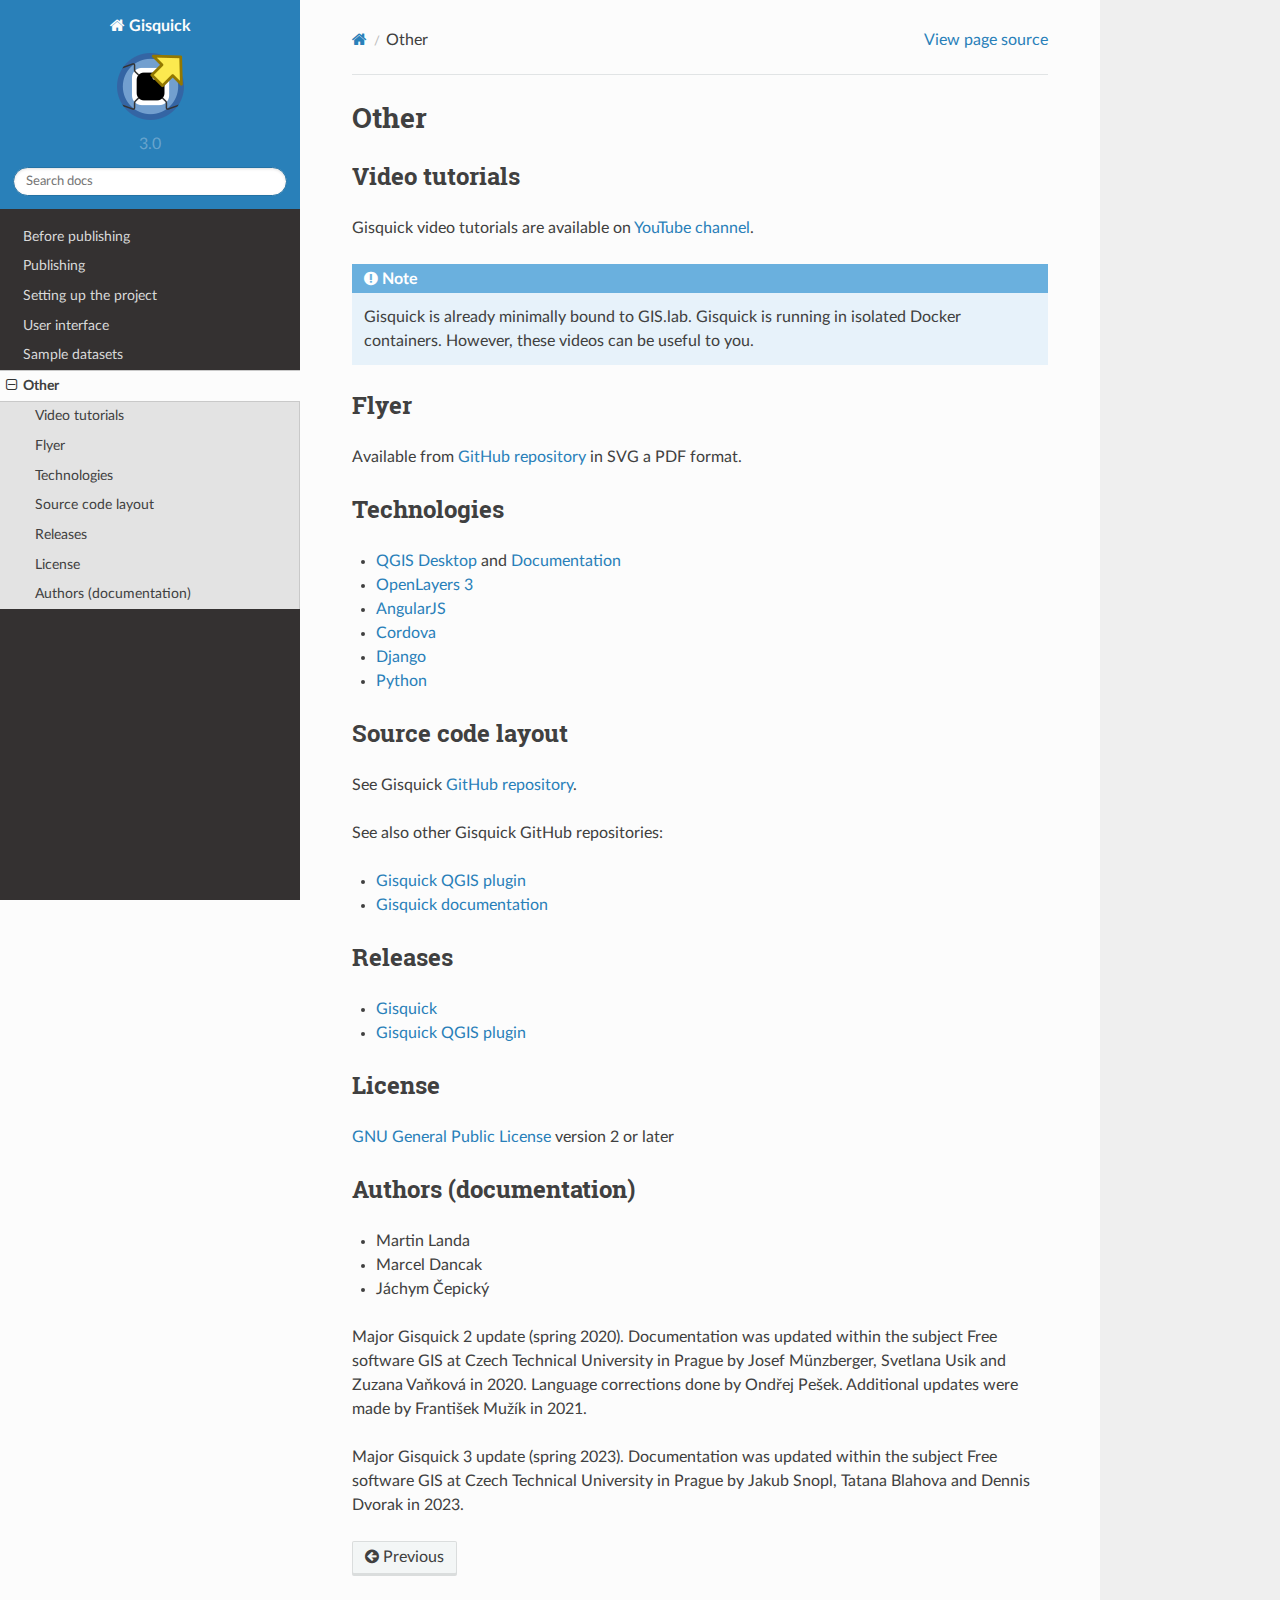
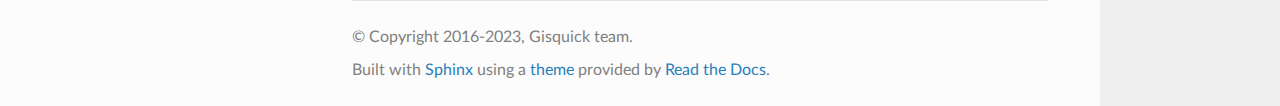
<file: user-manual/other.html>
<!DOCTYPE html>
<html class="writer-html5" lang="en">
<head>
  <meta charset="utf-8" /><meta name="generator" content="Docutils 0.19: https://docutils.sourceforge.io/" />

  <meta name="viewport" content="width=device-width, initial-scale=1.0" />
  <title>Other &mdash; Gisquick 3.0 documentation</title>
      <link rel="stylesheet" type="text/css" href="../_static/pygments.css" />
      <link rel="stylesheet" type="text/css" href="../_static/css/theme.css" />
      <link rel="stylesheet" type="text/css" href="../_static/graphviz.css" />
      <link rel="stylesheet" type="text/css" href="../_static/sphinxcontrib-images/LightBox2/lightbox2/dist/css/lightbox.css" />

  
    <link rel="shortcut icon" href="../_static/logo.ico"/>
  <!--[if lt IE 9]>
    <script src="../_static/js/html5shiv.min.js"></script>
  <![endif]-->
  
        <script data-url_root="../" id="documentation_options" src="../_static/documentation_options.js"></script>
        <script src="../_static/jquery.js"></script>
        <script src="../_static/underscore.js"></script>
        <script src="../_static/_sphinx_javascript_frameworks_compat.js"></script>
        <script src="../_static/doctools.js"></script>
        <script src="../_static/sphinx_highlight.js"></script>
        <script src="../_static/sphinxcontrib-images/LightBox2/lightbox2/dist/js/lightbox-plus-jquery.min.js"></script>
        <script src="../_static/sphinxcontrib-images/LightBox2/lightbox2-customize/jquery-noconflict.js"></script>
    <script src="../_static/js/theme.js"></script>
    <link rel="index" title="Index" href="../genindex.html" />
    <link rel="search" title="Search" href="../search.html" />
    <link rel="prev" title="Sample datasets" href="datasets.html" /> 
</head>

<body class="wy-body-for-nav"> 
  <div class="wy-grid-for-nav">
    <nav data-toggle="wy-nav-shift" class="wy-nav-side">
      <div class="wy-side-scroll">
        <div class="wy-side-nav-search" >

          
          
          <a href="../index.html" class="icon icon-home">
            Gisquick
              <img src="../_static/logo.png" class="logo" alt="Logo"/>
          </a>
              <div class="version">
                3.0
              </div>
<div role="search">
  <form id="rtd-search-form" class="wy-form" action="../search.html" method="get">
    <input type="text" name="q" placeholder="Search docs" aria-label="Search docs" />
    <input type="hidden" name="check_keywords" value="yes" />
    <input type="hidden" name="area" value="default" />
  </form>
</div>
        </div><div class="wy-menu wy-menu-vertical" data-spy="affix" role="navigation" aria-label="Navigation menu">
              <ul class="current">
<li class="toctree-l1"><a class="reference internal" href="before-publishing.html">Before publishing</a></li>
<li class="toctree-l1"><a class="reference internal" href="publishing.html">Publishing</a></li>
<li class="toctree-l1"><a class="reference internal" href="setting-up-project.html">Setting up the project</a></li>
<li class="toctree-l1"><a class="reference internal" href="user-interface.html">User interface</a></li>
<li class="toctree-l1"><a class="reference internal" href="datasets.html">Sample datasets</a></li>
<li class="toctree-l1 current"><a class="current reference internal" href="#">Other</a><ul>
<li class="toctree-l2"><a class="reference internal" href="#video-tutorials">Video tutorials</a></li>
<li class="toctree-l2"><a class="reference internal" href="#flyer">Flyer</a></li>
<li class="toctree-l2"><a class="reference internal" href="#technologies">Technologies</a></li>
<li class="toctree-l2"><a class="reference internal" href="#source-code-layout">Source code layout</a></li>
<li class="toctree-l2"><a class="reference internal" href="#releases">Releases</a></li>
<li class="toctree-l2"><a class="reference internal" href="#license">License</a></li>
<li class="toctree-l2"><a class="reference internal" href="#authors-documentation">Authors (documentation)</a></li>
</ul>
</li>
</ul>

        </div>
      </div>
    </nav>

    <section data-toggle="wy-nav-shift" class="wy-nav-content-wrap"><nav class="wy-nav-top" aria-label="Mobile navigation menu" >
          <i data-toggle="wy-nav-top" class="fa fa-bars"></i>
          <a href="../index.html">Gisquick</a>
      </nav>

      <div class="wy-nav-content">
        <div class="rst-content">
          <div role="navigation" aria-label="Page navigation">
  <ul class="wy-breadcrumbs">
      <li><a href="../index.html" class="icon icon-home" aria-label="Home"></a></li>
      <li class="breadcrumb-item active">Other</li>
      <li class="wy-breadcrumbs-aside">
            <a href="../_sources/user-manual/other.rst.txt" rel="nofollow"> View page source</a>
      </li>
  </ul>
  <hr/>
</div>
          <div role="main" class="document" itemscope="itemscope" itemtype="http://schema.org/Article">
           <div itemprop="articleBody">
             
  <section id="other">
<span id="id1"></span><h1>Other<a class="headerlink" href="#other" title="Permalink to this heading">¶</a></h1>
<section id="video-tutorials">
<span id="technologies-web"></span><h2>Video tutorials<a class="headerlink" href="#video-tutorials" title="Permalink to this heading">¶</a></h2>
<p>Gisquick video tutorials are available on <a class="reference external" href="https://www.youtube.com/channel/UCHXyhq_wrEBnGYTRJovxrCg/videos">YouTube channel</a>.</p>
<div class="admonition note">
<p class="admonition-title">Note</p>
<p>Gisquick is already minimally bound to GIS.lab. Gisquick is running in
isolated Docker containers. However, these videos can be useful to you.</p>
</div>
</section>
<section id="flyer">
<h2>Flyer<a class="headerlink" href="#flyer" title="Permalink to this heading">¶</a></h2>
<p>Available from <a class="reference external" href="https://github.com/gislab-npo/gisquick-doc/tree/master/flyer">GitHub repository</a> in
SVG a PDF format.</p>
</section>
<section id="technologies">
<h2>Technologies<a class="headerlink" href="#technologies" title="Permalink to this heading">¶</a></h2>
<ul class="simple">
<li><p><a class="reference external" href="http://qgis.org/en/site/">QGIS Desktop</a> and <a class="reference external" href="https://docs.qgis.org/3.10/en/docs/">Documentation</a></p></li>
<li><p><a class="reference external" href="https://openlayers.org/">OpenLayers 3</a></p></li>
<li><p><a class="reference external" href="https://angularjs.org/">AngularJS</a></p></li>
<li><p><a class="reference external" href="https://cordova.apache.org/">Cordova</a></p></li>
<li><p><a class="reference external" href="https://www.djangoproject.com/">Django</a></p></li>
<li><p><a class="reference external" href="https://www.python.org/">Python</a></p></li>
</ul>
</section>
<section id="source-code-layout">
<span id="id2"></span><h2>Source code layout<a class="headerlink" href="#source-code-layout" title="Permalink to this heading">¶</a></h2>
<p>See Gisquick <a class="reference external" href="https://github.com/gislab-npo/gisquick-cli">GitHub repository</a>.</p>
<p>See also other Gisquick GitHub repositories:</p>
<ul class="simple">
<li><p><a class="reference external" href="https://github.com/gislab-npo/gisquick-qgis-plugin">Gisquick QGIS plugin</a></p></li>
<li><p><a class="reference external" href="https://github.com/gislab-npo/gisquick-doc">Gisquick documentation</a></p></li>
</ul>
</section>
<section id="releases">
<h2>Releases<a class="headerlink" href="#releases" title="Permalink to this heading">¶</a></h2>
<ul class="simple">
<li><p><a class="reference external" href="https://github.com/gislab-npo/gisquick/releases">Gisquick</a></p></li>
<li><p><a class="reference external" href="https://github.com/gislab-npo/gisquick-qgis-plugin/releases">Gisquick QGIS plugin</a></p></li>
</ul>
</section>
<section id="license">
<h2>License<a class="headerlink" href="#license" title="Permalink to this heading">¶</a></h2>
<p><a class="reference external" href="https://github.com/gislab-npo/gisquick/blob/master/LICENSE">GNU General Public License</a> version 2 or
later</p>
</section>
<section id="authors-documentation">
<h2>Authors (documentation)<a class="headerlink" href="#authors-documentation" title="Permalink to this heading">¶</a></h2>
<ul class="simple">
<li><p>Martin Landa</p></li>
<li><p>Marcel Dancak</p></li>
<li><p>Jáchym Čepický</p></li>
</ul>
<p>Major Gisquick 2 update (spring 2020). Documentation was updated
within the subject Free software GIS at Czech Technical
University in Prague by Josef Münzberger, Svetlana Usik and Zuzana
Vaňková in 2020. Language corrections done by Ondřej Pešek. Additional
updates were made by František Mužík in 2021.</p>
<p>Major Gisquick 3 update (spring 2023). Documentation was updated
within the subject Free software GIS at Czech Technical
University in Prague by Jakub Snopl, Tatana Blahova and Dennis
Dvorak in 2023.</p>
</section>
</section>


           </div>
          </div>
          <footer><div class="rst-footer-buttons" role="navigation" aria-label="Footer">
        <a href="datasets.html" class="btn btn-neutral float-left" title="Sample datasets" accesskey="p" rel="prev"><span class="fa fa-arrow-circle-left" aria-hidden="true"></span> Previous</a>
    </div>

  <hr/>

  <div role="contentinfo">
    <p>&#169; Copyright 2016-2023, Gisquick team.</p>
  </div>

  Built with <a href="https://www.sphinx-doc.org/">Sphinx</a> using a
    <a href="https://github.com/readthedocs/sphinx_rtd_theme">theme</a>
    provided by <a href="https://readthedocs.org">Read the Docs</a>.
   

</footer>
        </div>
      </div>
    </section>
  </div>
  <script>
      jQuery(function () {
          SphinxRtdTheme.Navigation.enable(true);
      });
  </script> 

</body>
</html>
</file>
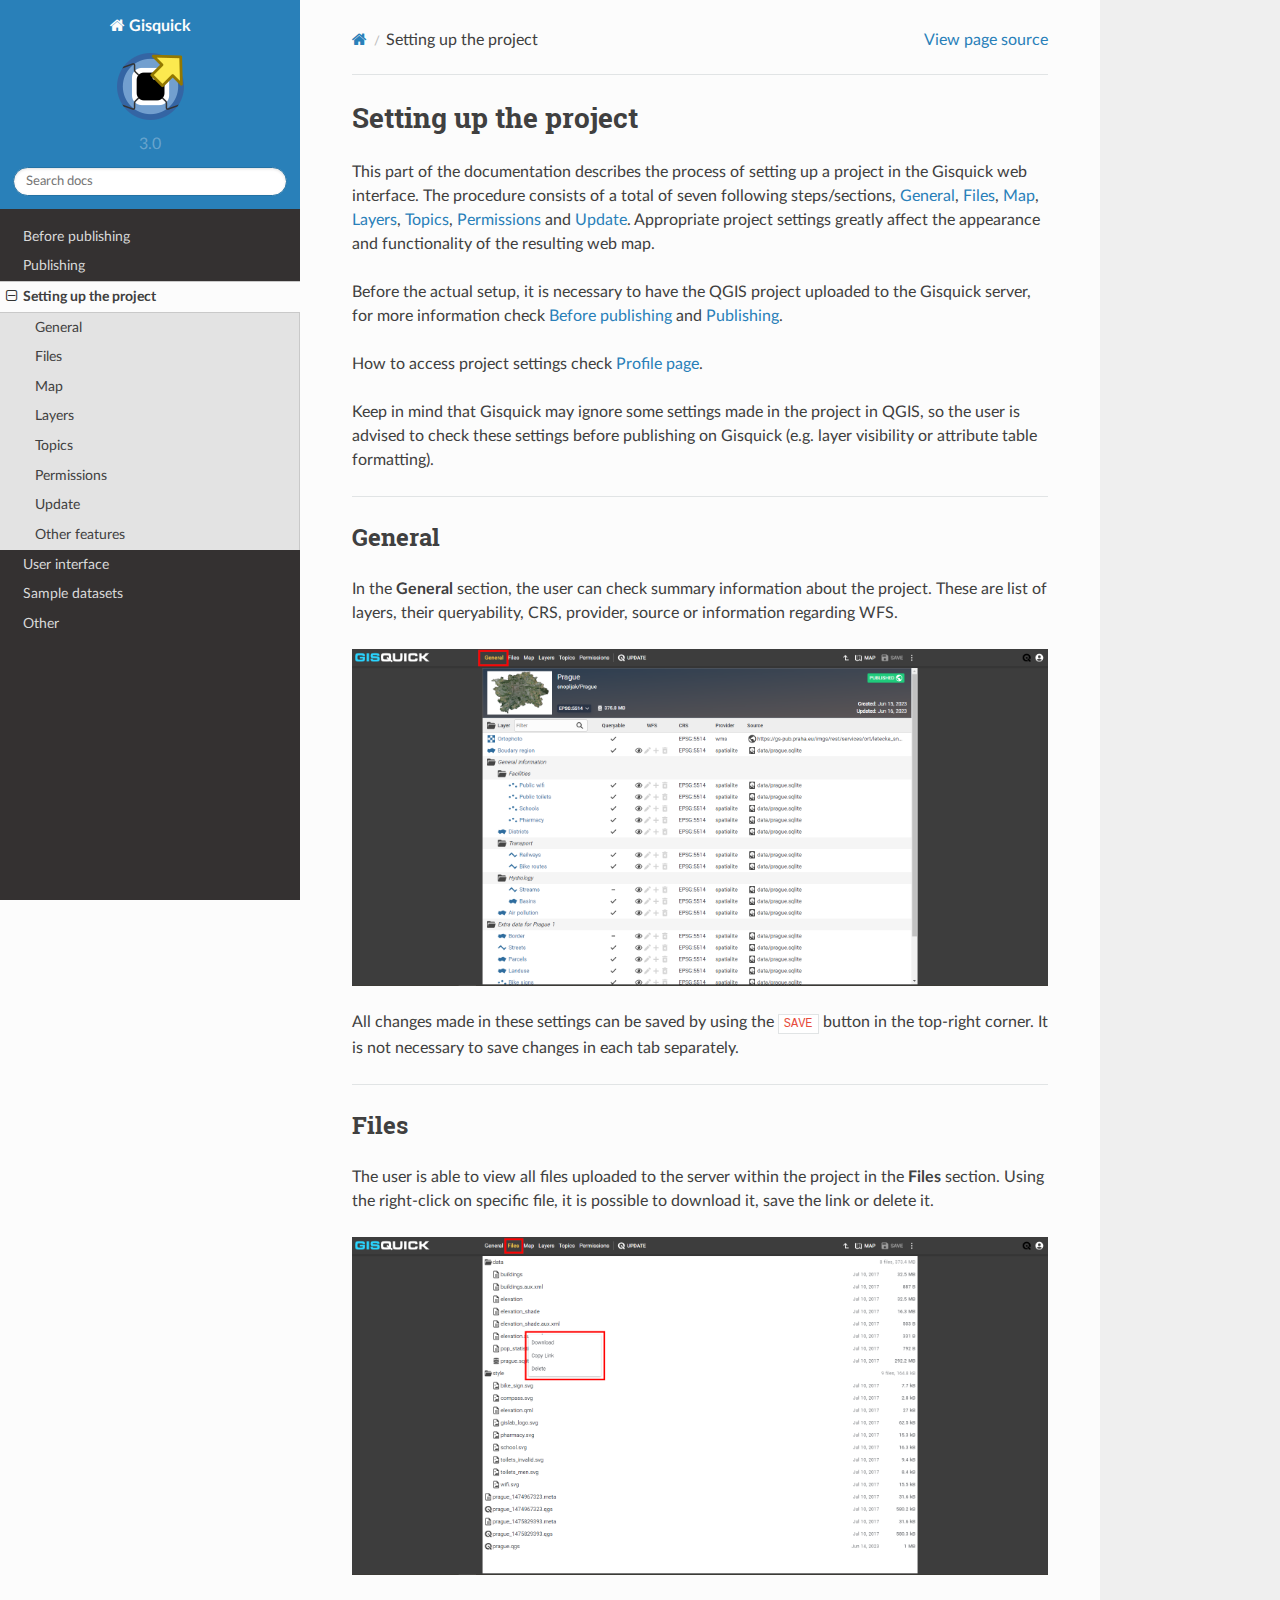
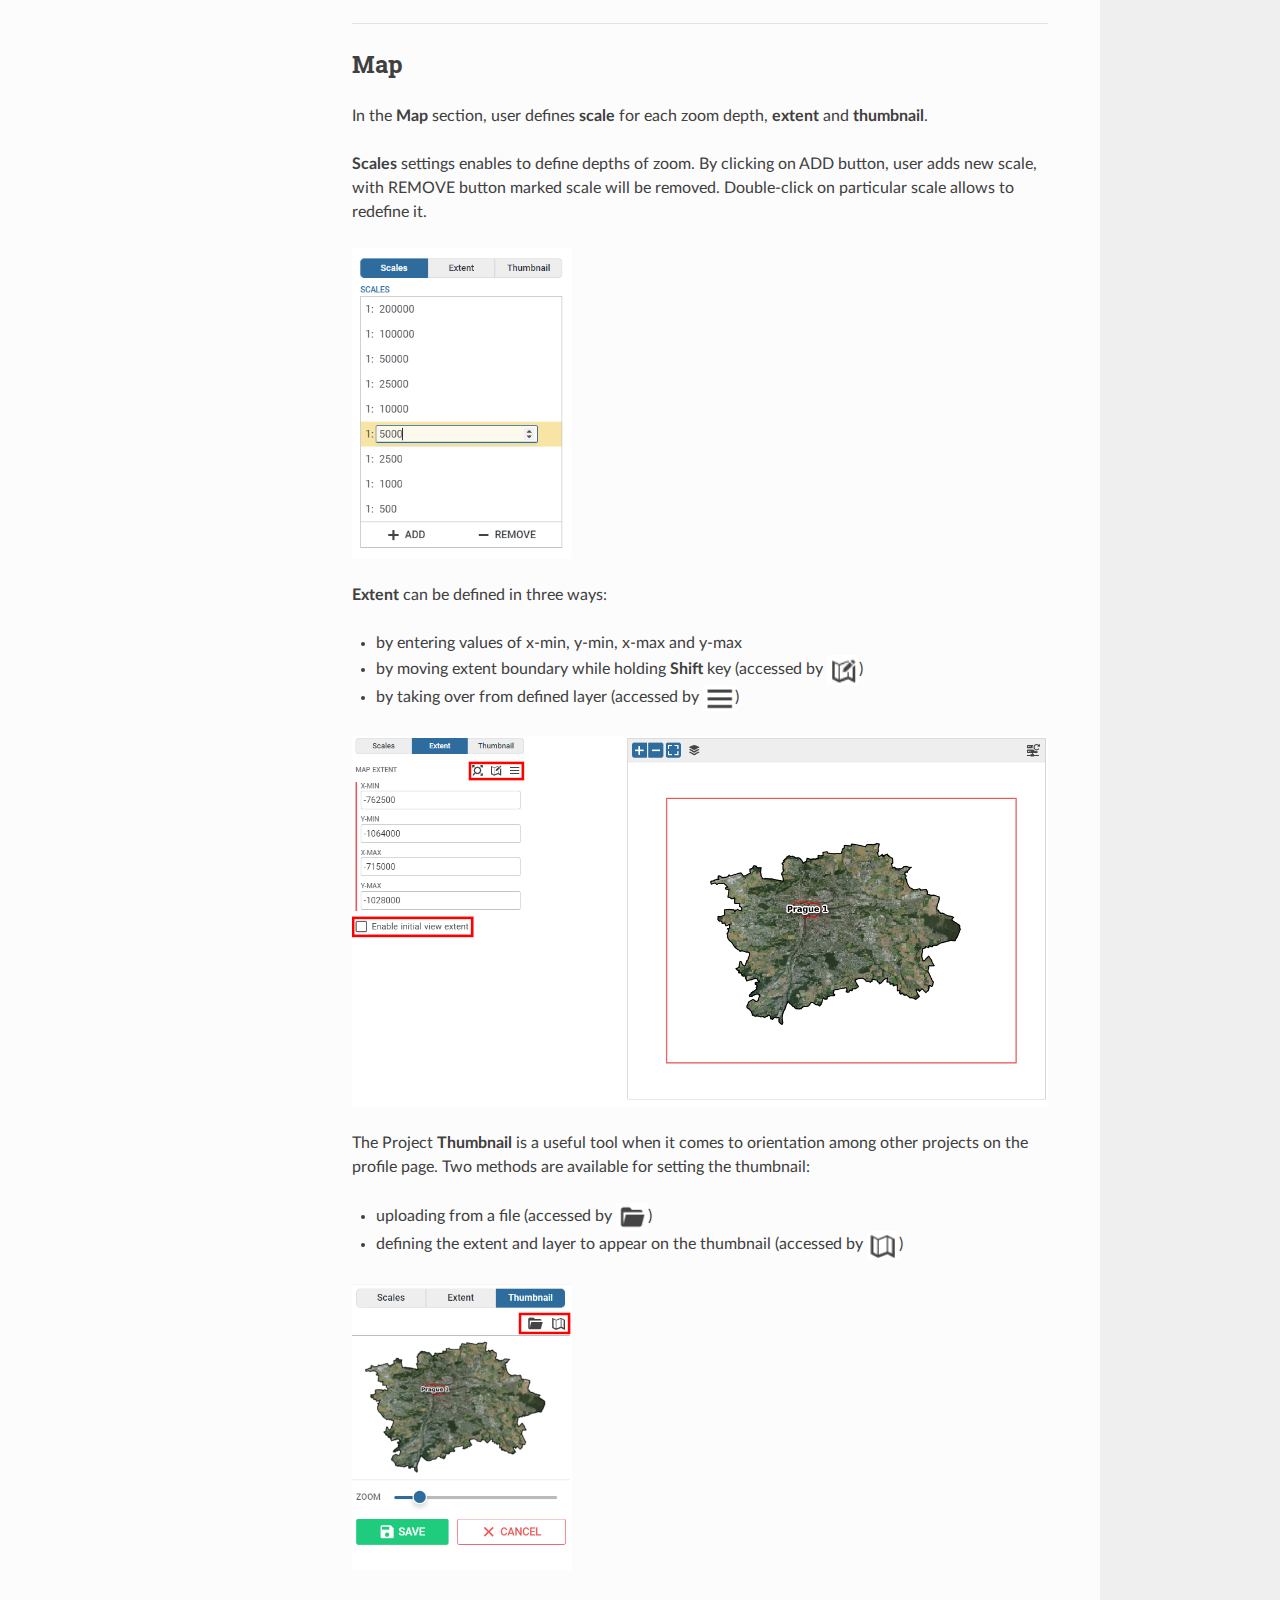
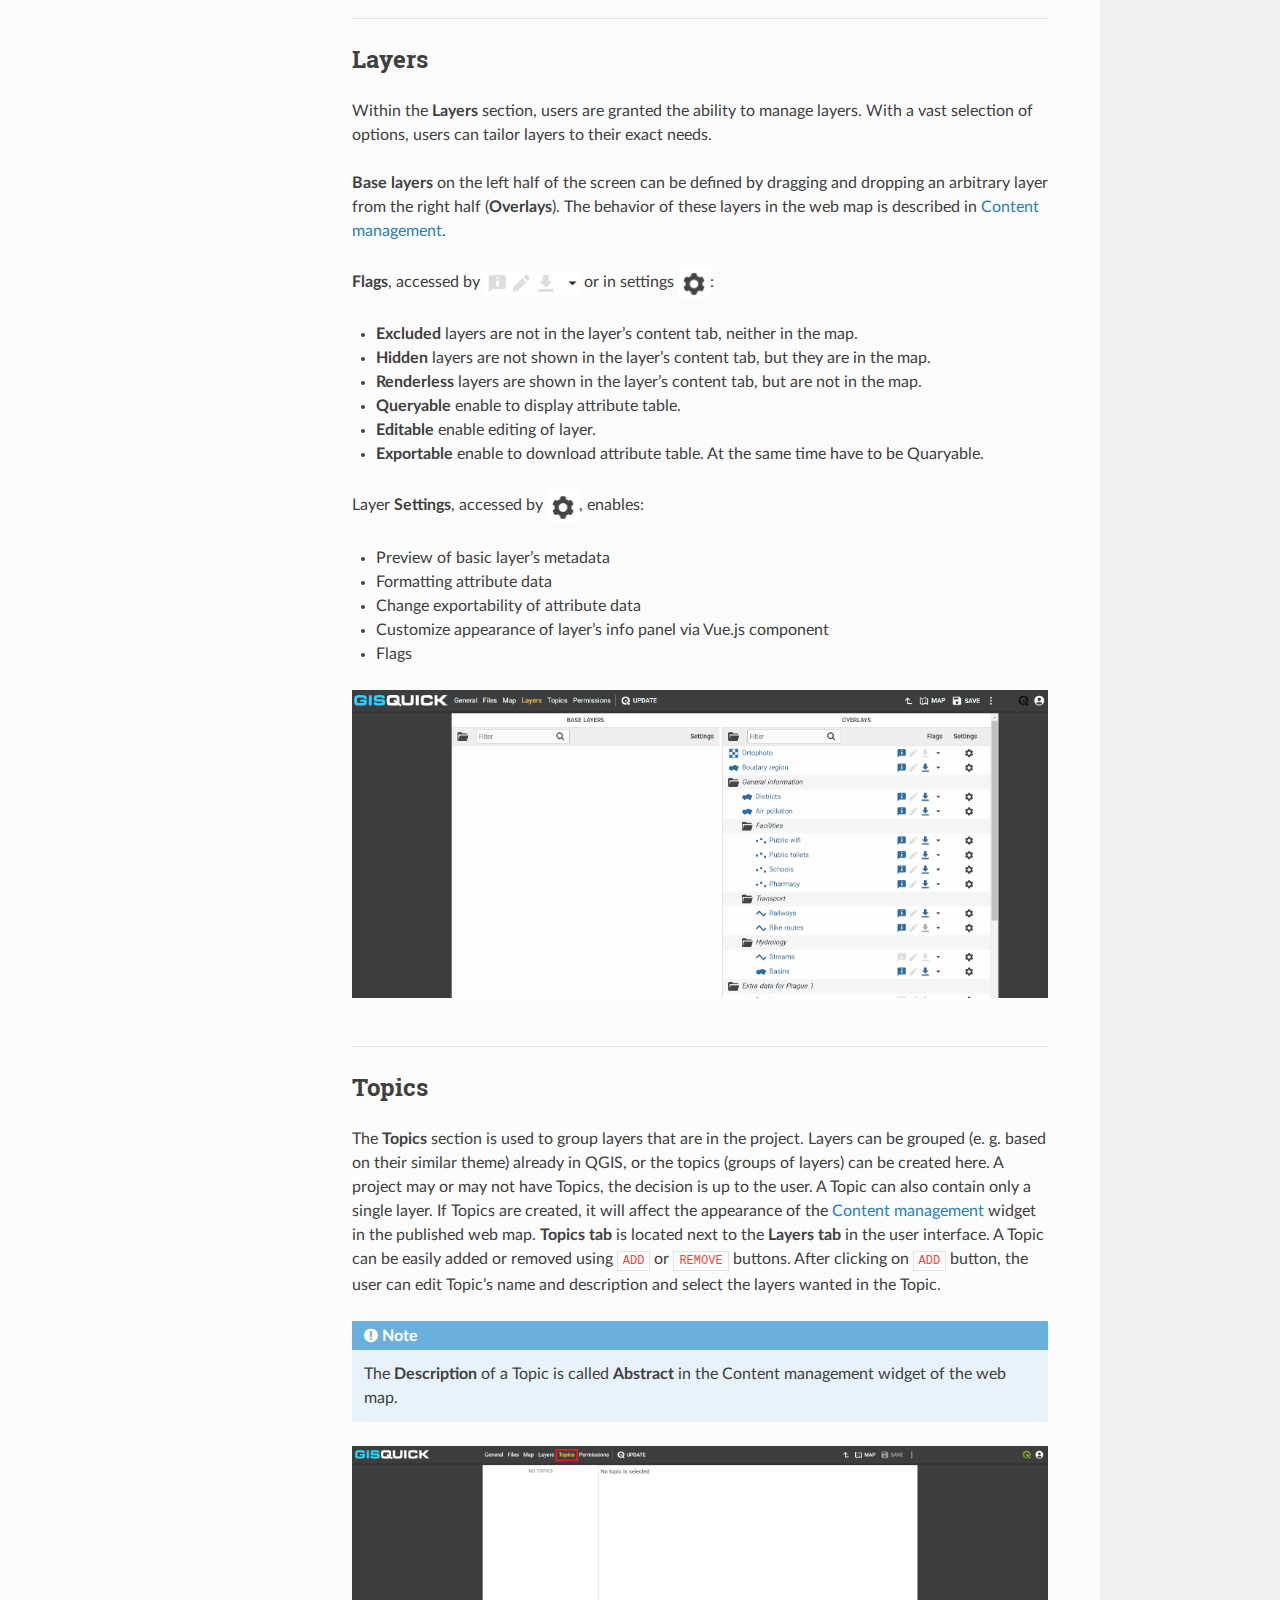
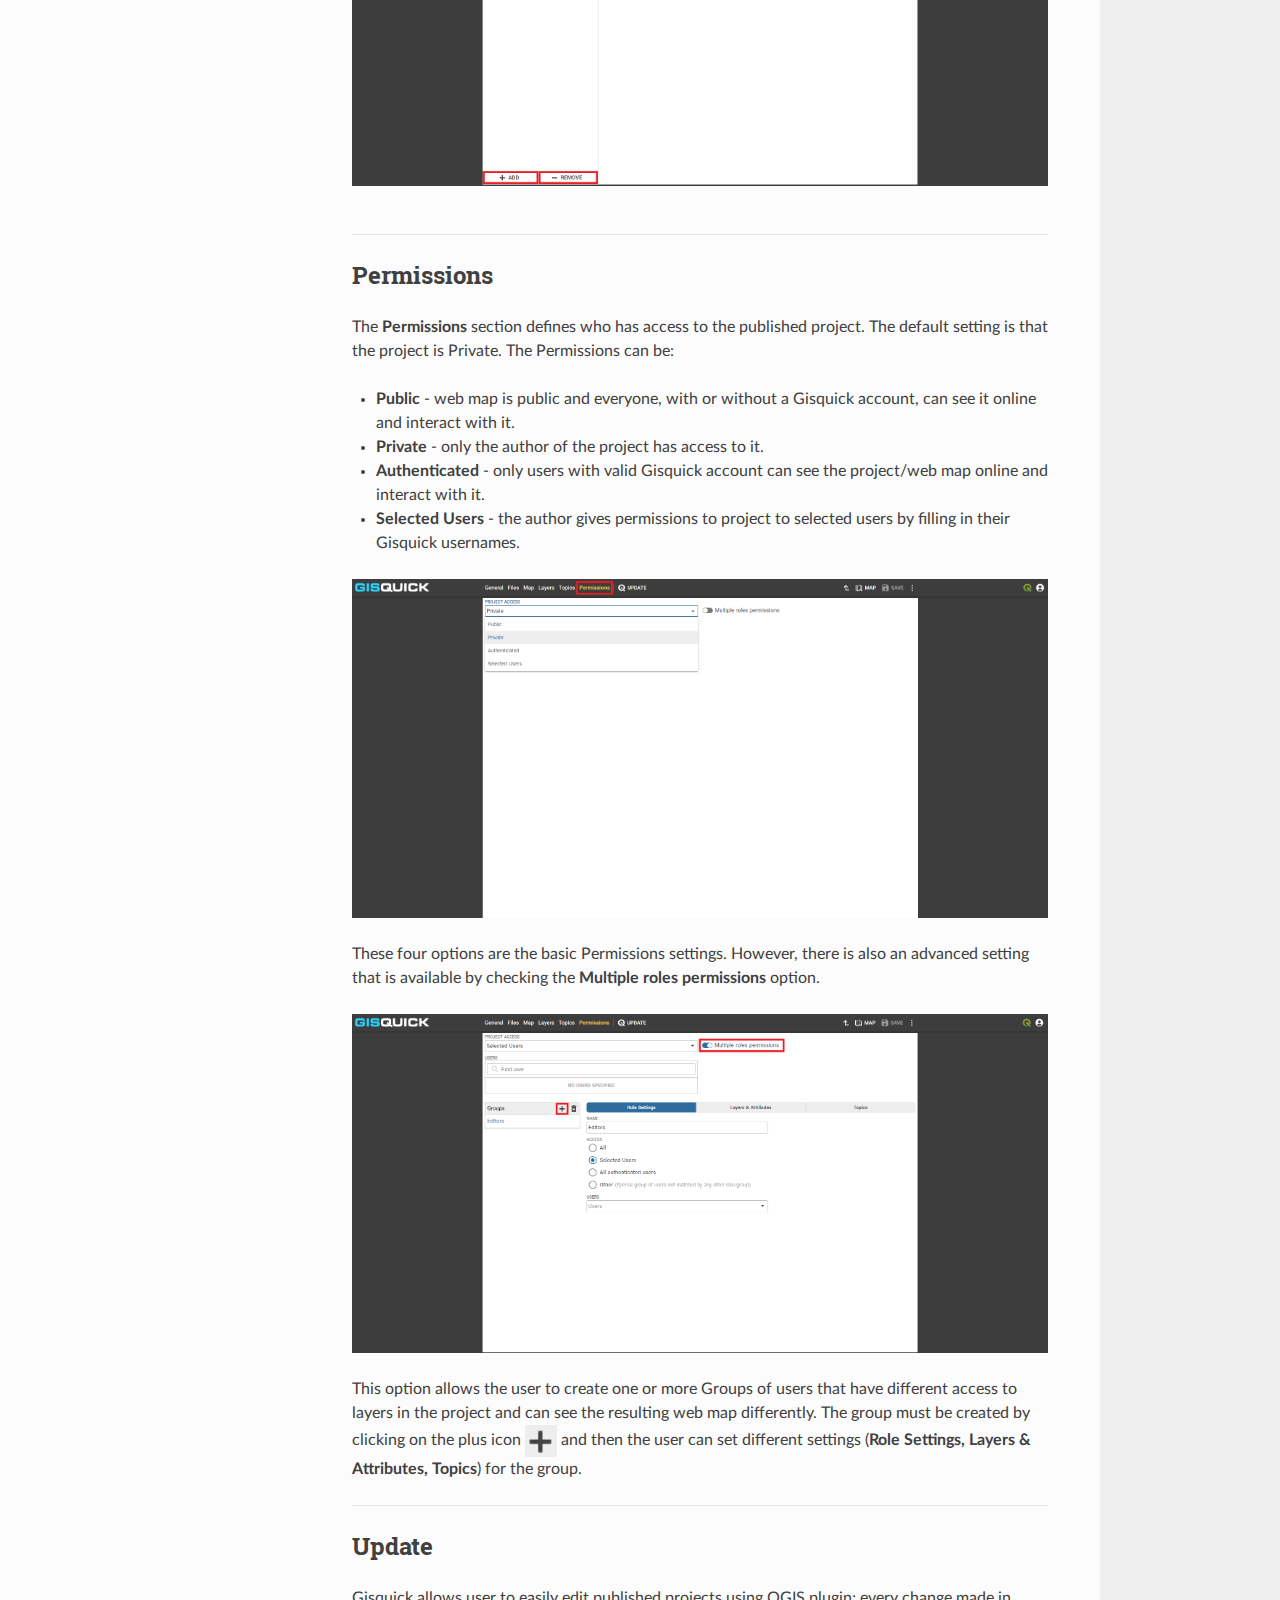
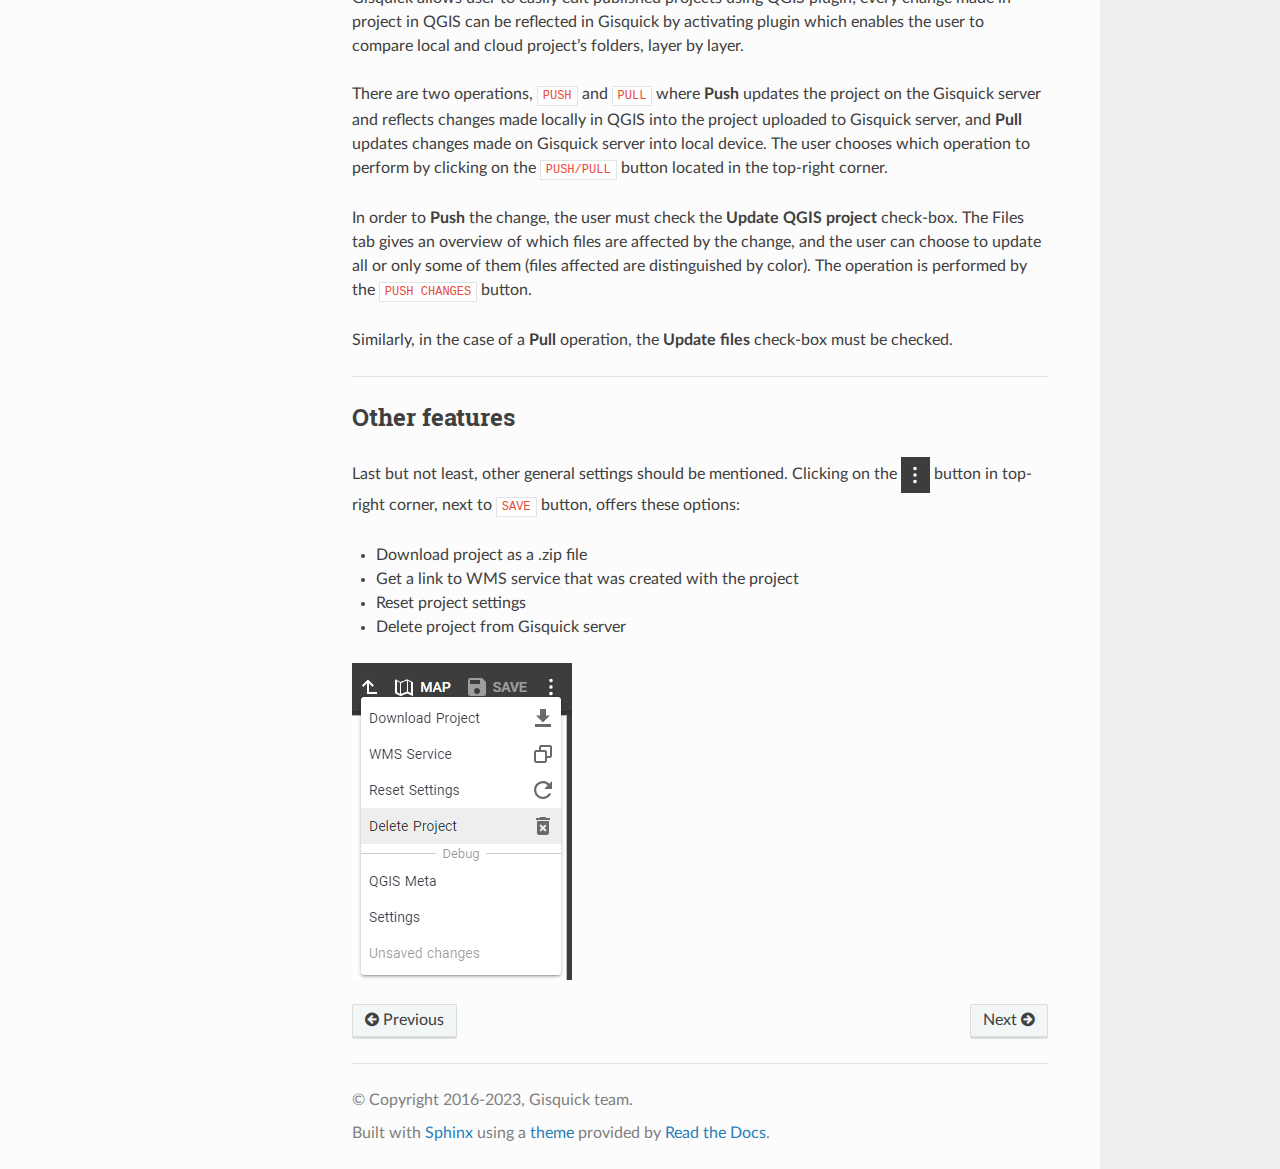
<file: user-manual/setting-up-project.html>
<!DOCTYPE html>
<html class="writer-html5" lang="en">
<head>
  <meta charset="utf-8" /><meta name="generator" content="Docutils 0.19: https://docutils.sourceforge.io/" />

  <meta name="viewport" content="width=device-width, initial-scale=1.0" />
  <title>Setting up the project &mdash; Gisquick 3.0 documentation</title>
      <link rel="stylesheet" type="text/css" href="../_static/pygments.css" />
      <link rel="stylesheet" type="text/css" href="../_static/css/theme.css" />
      <link rel="stylesheet" type="text/css" href="../_static/graphviz.css" />
      <link rel="stylesheet" type="text/css" href="../_static/sphinxcontrib-images/LightBox2/lightbox2/dist/css/lightbox.css" />

  
    <link rel="shortcut icon" href="../_static/logo.ico"/>
  <!--[if lt IE 9]>
    <script src="../_static/js/html5shiv.min.js"></script>
  <![endif]-->
  
        <script data-url_root="../" id="documentation_options" src="../_static/documentation_options.js"></script>
        <script src="../_static/jquery.js"></script>
        <script src="../_static/underscore.js"></script>
        <script src="../_static/_sphinx_javascript_frameworks_compat.js"></script>
        <script src="../_static/doctools.js"></script>
        <script src="../_static/sphinx_highlight.js"></script>
        <script src="../_static/sphinxcontrib-images/LightBox2/lightbox2/dist/js/lightbox-plus-jquery.min.js"></script>
        <script src="../_static/sphinxcontrib-images/LightBox2/lightbox2-customize/jquery-noconflict.js"></script>
    <script src="../_static/js/theme.js"></script>
    <link rel="index" title="Index" href="../genindex.html" />
    <link rel="search" title="Search" href="../search.html" />
    <link rel="next" title="User interface" href="user-interface.html" />
    <link rel="prev" title="Publishing" href="publishing.html" /> 
</head>

<body class="wy-body-for-nav"> 
  <div class="wy-grid-for-nav">
    <nav data-toggle="wy-nav-shift" class="wy-nav-side">
      <div class="wy-side-scroll">
        <div class="wy-side-nav-search" >

          
          
          <a href="../index.html" class="icon icon-home">
            Gisquick
              <img src="../_static/logo.png" class="logo" alt="Logo"/>
          </a>
              <div class="version">
                3.0
              </div>
<div role="search">
  <form id="rtd-search-form" class="wy-form" action="../search.html" method="get">
    <input type="text" name="q" placeholder="Search docs" aria-label="Search docs" />
    <input type="hidden" name="check_keywords" value="yes" />
    <input type="hidden" name="area" value="default" />
  </form>
</div>
        </div><div class="wy-menu wy-menu-vertical" data-spy="affix" role="navigation" aria-label="Navigation menu">
              <ul class="current">
<li class="toctree-l1"><a class="reference internal" href="before-publishing.html">Before publishing</a></li>
<li class="toctree-l1"><a class="reference internal" href="publishing.html">Publishing</a></li>
<li class="toctree-l1 current"><a class="current reference internal" href="#">Setting up the project</a><ul>
<li class="toctree-l2"><a class="reference internal" href="#general">General</a></li>
<li class="toctree-l2"><a class="reference internal" href="#files">Files</a></li>
<li class="toctree-l2"><a class="reference internal" href="#map">Map</a></li>
<li class="toctree-l2"><a class="reference internal" href="#layers">Layers</a></li>
<li class="toctree-l2"><a class="reference internal" href="#topics">Topics</a></li>
<li class="toctree-l2"><a class="reference internal" href="#permissions">Permissions</a></li>
<li class="toctree-l2"><a class="reference internal" href="#update">Update</a></li>
<li class="toctree-l2"><a class="reference internal" href="#other-features">Other features</a></li>
</ul>
</li>
<li class="toctree-l1"><a class="reference internal" href="user-interface.html">User interface</a></li>
<li class="toctree-l1"><a class="reference internal" href="datasets.html">Sample datasets</a></li>
<li class="toctree-l1"><a class="reference internal" href="other.html">Other</a></li>
</ul>

        </div>
      </div>
    </nav>

    <section data-toggle="wy-nav-shift" class="wy-nav-content-wrap"><nav class="wy-nav-top" aria-label="Mobile navigation menu" >
          <i data-toggle="wy-nav-top" class="fa fa-bars"></i>
          <a href="../index.html">Gisquick</a>
      </nav>

      <div class="wy-nav-content">
        <div class="rst-content">
          <div role="navigation" aria-label="Page navigation">
  <ul class="wy-breadcrumbs">
      <li><a href="../index.html" class="icon icon-home" aria-label="Home"></a></li>
      <li class="breadcrumb-item active">Setting up the project</li>
      <li class="wy-breadcrumbs-aside">
            <a href="../_sources/user-manual/setting-up-project.rst.txt" rel="nofollow"> View page source</a>
      </li>
  </ul>
  <hr/>
</div>
          <div role="main" class="document" itemscope="itemscope" itemtype="http://schema.org/Article">
           <div itemprop="articleBody">
             
  <section id="setting-up-the-project">
<span id="setting-up-project"></span><h1>Setting up the project<a class="headerlink" href="#setting-up-the-project" title="Permalink to this heading">¶</a></h1>
<p>This part of the documentation describes the process of setting up a project in the Gisquick web interface.
The procedure consists of a total of seven following steps/sections, <a class="reference internal" href="#general"><span class="std std-ref">General</span></a>, <a class="reference internal" href="#files"><span class="std std-ref">Files</span></a>,
<a class="reference internal" href="#map"><span class="std std-ref">Map</span></a>, <a class="reference internal" href="#layers"><span class="std std-ref">Layers</span></a>, <a class="reference internal" href="#topics"><span class="std std-ref">Topics</span></a>, <a class="reference internal" href="#permissions"><span class="std std-ref">Permissions</span></a> and
<a class="reference internal" href="#update"><span class="std std-ref">Update</span></a>. Appropriate project settings greatly affect the appearance and functionality of the resulting web map.</p>
<p>Before the actual setup, it is necessary to have the QGIS project uploaded to the Gisquick server,
for more information check <a class="reference internal" href="before-publishing.html#before-publishing"><span class="std std-ref">Before publishing</span></a> and <a class="reference internal" href="publishing.html#publishing"><span class="std std-ref">Publishing</span></a>.</p>
<p>How to access project settings check <a class="reference internal" href="user-interface.html#profile-page"><span class="std std-ref">Profile page</span></a>.</p>
<p>Keep in mind that Gisquick may ignore some settings made in the project in QGIS,
so the user is advised to check these settings before publishing on Gisquick
(e.g. layer visibility or attribute table formatting).</p>
<hr class="docutils" />
<section id="general">
<span id="id1"></span><h2>General<a class="headerlink" href="#general" title="Permalink to this heading">¶</a></h2>
<p>In the <strong>General</strong> section, the user can check summary information about the project. These are list of layers,
their queryability, CRS, provider, source or information regarding WFS.</p>
<a class=""
               data-lightbox="group-6f1a39c9-a3a0-4ff7-ab7e-91eed51781eb"
               href="../_images/general1.png"
               title=""
               data-title=""
               
               ><img src="../_images/general1.png"
                     class=""
                     width="100%"
                     height="auto"
                     alt=""/>
                </a><p>All changes made in these settings can be saved by using the <code class="docutils literal notranslate"><span class="pre">SAVE</span></code> button
in the top-right corner. It is not necessary to save changes in each tab separately.</p>
<hr class="docutils" />
</section>
<section id="files">
<span id="id2"></span><h2>Files<a class="headerlink" href="#files" title="Permalink to this heading">¶</a></h2>
<p>The user is able to view all files uploaded to the server within the project in the <strong>Files</strong> section.
Using the right-click on specific file, it is possible to download it, save the link or delete it.</p>
<a class=""
               data-lightbox="group-354b8c9f-8eff-4732-aaaa-c01d3c18c79b"
               href="../_images/files1.png"
               title=""
               data-title=""
               
               ><img src="../_images/files1.png"
                     class=""
                     width="100%"
                     height="auto"
                     alt=""/>
                </a><hr class="docutils" />
</section>
<section id="map">
<span id="id3"></span><h2>Map<a class="headerlink" href="#map" title="Permalink to this heading">¶</a></h2>
<p>In the <strong>Map</strong> section, user defines <strong>scale</strong> for each zoom depth, <strong>extent</strong> and <strong>thumbnail</strong>.</p>
<p><strong>Scales</strong> settings enables to define depths of zoom. By clicking on ADD button, user adds new scale, with REMOVE button
marked scale will be removed. Double-click on particular scale allows to redefine it.</p>
<a class=""
               data-lightbox="group-f7fd69d7-0f07-49ca-8134-eb08020a02e6"
               href="../_images/map-scales1.png"
               title=""
               data-title=""
               
               ><img src="../_images/map-scales1.png"
                     class=""
                     width="220px"
                     height="auto"
                     alt=""/>
                </a><p><strong>Extent</strong> can be defined in three ways:</p>
<ul class="simple">
<li><p>by entering values of x-min, y-min, x-max and y-max</p></li>
<li><p>by moving extent boundary while holding <strong>Shift</strong> key (accessed by <a class="reference internal" href="../_images/extent-mod.png"><img alt="extent-mod" src="../_images/extent-mod.png" style="width: 2em;" /></a>)</p></li>
<li><p>by taking over from defined layer (accessed by <a class="reference internal" href="../_images/extent-lay.png"><img alt="extent-lay" src="../_images/extent-lay.png" style="width: 2em;" /></a>)</p></li>
</ul>
<a class=""
               data-lightbox="group-08fd14a5-fa6a-4695-a83e-909f786557e5"
               href="../_images/extent1.png"
               title=""
               data-title=""
               
               ><img src="../_images/extent1.png"
                     class=""
                     width="100%"
                     height="auto"
                     alt=""/>
                </a><p>The Project <strong>Thumbnail</strong> is a useful tool when it comes to orientation among other projects on the profile page.
Two methods are available for setting the thumbnail:</p>
<ul class="simple">
<li><p>uploading from a file (accessed by <a class="reference internal" href="../_images/thumbnail-1.png"><img alt="thumbnail-1" src="../_images/thumbnail-1.png" style="width: 2em;" /></a>)</p></li>
<li><p>defining the extent and layer to appear on the thumbnail (accessed by <a class="reference internal" href="../_images/thumbnail-2.png"><img alt="thumbnail-2" src="../_images/thumbnail-2.png" style="width: 2em;" /></a>)</p></li>
</ul>
<a class=""
               data-lightbox="group-f739cd05-b7f2-4399-9cf2-330e851622cd"
               href="../_images/thumbnail1.png"
               title=""
               data-title=""
               
               ><img src="../_images/thumbnail1.png"
                     class=""
                     width="220px"
                     height="auto"
                     alt=""/>
                </a><hr class="docutils" />
</section>
<section id="layers">
<span id="id4"></span><h2>Layers<a class="headerlink" href="#layers" title="Permalink to this heading">¶</a></h2>
<p>Within the <strong>Layers</strong> section, users are granted the ability to manage layers. With a vast selection of options,
users can tailor layers to their exact needs.</p>
<p><strong>Base layers</strong> on the left half of the screen can be defined by dragging and dropping an arbitrary layer from
the right half (<strong>Overlays</strong>). The behavior of these layers in the web map is described in <a class="reference internal" href="user-interface.html#content-management"><span class="std std-ref">Content management</span></a>.</p>
<p><strong>Flags</strong>, accessed by <a class="reference internal" href="../_images/layers-1.png"><img alt="layers-1" src="../_images/layers-1.png" style="width: 6em;" /></a> or in settings <a class="reference internal" href="../_images/layers-settings.png"><img alt="layers-settings" src="../_images/layers-settings.png" style="width: 2em;" /></a>:</p>
<ul class="simple">
<li><p><strong>Excluded</strong> layers are not in the layer’s content tab, neither in the map.</p></li>
<li><p><strong>Hidden</strong> layers are not shown in the layer’s content tab, but they are in the map.</p></li>
<li><p><strong>Renderless</strong> layers are shown in the layer’s content tab, but are not in the map.</p></li>
<li><p><strong>Queryable</strong> enable to display attribute table.</p></li>
<li><p><strong>Editable</strong> enable editing of layer.</p></li>
<li><p><strong>Exportable</strong> enable to download attribute table. At the same time have to be Quaryable.</p></li>
</ul>
<p>Layer <strong>Settings</strong>, accessed by <a class="reference internal" href="../_images/layers-settings.png"><img alt="layers-settings" src="../_images/layers-settings.png" style="width: 2em;" /></a>, enables:</p>
<ul class="simple">
<li><p>Preview of basic layer’s metadata</p></li>
<li><p>Formatting attribute data</p></li>
<li><p>Change exportability of attribute data</p></li>
<li><p>Customize appearance of layer’s info panel via Vue.js component</p></li>
<li><p>Flags</p></li>
</ul>
<a class=""
               data-lightbox="group-93e69c4d-e2cc-4070-8e73-193abacf48a1"
               href="../_images/layers1.gif"
               title=""
               data-title=""
               
               ><img src="../_images/layers1.gif"
                     class=""
                     width="100%"
                     height="auto"
                     alt=""/>
                </a><hr class="docutils" />
</section>
<section id="topics">
<span id="id5"></span><h2>Topics<a class="headerlink" href="#topics" title="Permalink to this heading">¶</a></h2>
<p>The <strong>Topics</strong> section is used to group layers that are in the project.
Layers can be grouped (e. g. based on their similar theme) already in QGIS, or
the topics (groups of layers) can be created here. A project may or may not have Topics,
the decision is up to the user. A Topic can also contain only a single layer.
If Topics are created, it will affect the appearance of the <a class="reference internal" href="user-interface.html#content-management"><span class="std std-ref">Content management</span></a>
widget in the published web map. <strong>Topics tab</strong> is located next to the <strong>Layers tab</strong> in the user interface.
A Topic can be easily added or removed using <code class="docutils literal notranslate"><span class="pre">ADD</span></code> or <code class="docutils literal notranslate"><span class="pre">REMOVE</span></code> buttons. After clicking on
<code class="docutils literal notranslate"><span class="pre">ADD</span></code> button, the user can edit Topic’s name and description and select the layers wanted in the Topic.</p>
<div class="admonition note">
<p class="admonition-title">Note</p>
<p>The <strong>Description</strong> of a Topic is called <strong>Abstract</strong> in the Content management
widget of the web map.</p>
</div>
<a class=""
               data-lightbox="group-0b672c39-2de8-4a50-9b6e-cf9a9bccfb24"
               href="../_images/topics1.png"
               title=""
               data-title=""
               
               ><img src="../_images/topics1.png"
                     class=""
                     width="100%"
                     height="auto"
                     alt=""/>
                </a><hr class="docutils" />
</section>
<section id="permissions">
<span id="id6"></span><h2>Permissions<a class="headerlink" href="#permissions" title="Permalink to this heading">¶</a></h2>
<p>The <strong>Permissions</strong> section defines who has access to the published project.
The default setting is that the project is Private.
The Permissions can be:</p>
<ul class="simple">
<li><p><strong>Public</strong> - web map is public and everyone, with or without a Gisquick account, can see it online and interact with it.</p></li>
<li><p><strong>Private</strong> - only the author of the project has access to it.</p></li>
<li><p><strong>Authenticated</strong> - only users with valid Gisquick account can see the project/web map online and interact with it.</p></li>
<li><p><strong>Selected Users</strong> - the author gives permissions to project to selected users by filling in their Gisquick usernames.</p></li>
</ul>
<a class=""
               data-lightbox="group-66ceb72e-58da-4970-97d0-af5034e8ebcc"
               href="../_images/permissions-basic1.png"
               title="Basic permissions to project."
               data-title="Basic permissions to project."
               
               ><img src="../_images/permissions-basic1.png"
                     class=""
                     width="100%"
                     height="auto"
                     alt=""/>
                </a><p>These four options are the basic Permissions settings.
However, there is also an advanced setting that is available by checking
the <strong>Multiple roles permissions</strong> option.</p>
<a class=""
               data-lightbox="group-177f506b-5f48-40cd-a1e7-000b52c326ad"
               href="../_images/permissions-advanced1.png"
               title="Advanced permissions to project."
               data-title="Advanced permissions to project."
               
               ><img src="../_images/permissions-advanced1.png"
                     class=""
                     width="100%"
                     height="auto"
                     alt=""/>
                </a><p>This option allows the user to create one or more Groups of users
that have different access to layers in the project and can see the resulting web map differently.
The group must be created by clicking on the plus icon <a class="reference internal" href="../_images/plus.png"><img alt="plus" src="../_images/plus.png" style="width: 2em;" /></a> and then
the user can set different settings (<strong>Role Settings, Layers &amp; Attributes, Topics</strong>) for the group.</p>
<hr class="docutils" />
</section>
<section id="update">
<span id="id7"></span><h2>Update<a class="headerlink" href="#update" title="Permalink to this heading">¶</a></h2>
<p>Gisquick allows user to easily edit published projects using QGIS plugin; every change made in
project in QGIS can be reflected in Gisquick by activating plugin which enables the user to compare local and cloud
project’s folders, layer by layer.</p>
<p>There are two operations, <code class="docutils literal notranslate"><span class="pre">PUSH</span></code> and <code class="docutils literal notranslate"><span class="pre">PULL</span></code> where <strong>Push</strong> updates
the project on the Gisquick server and reflects changes made locally in QGIS into the project
uploaded to Gisquick server,
and <strong>Pull</strong> updates changes made on Gisquick server into local device.
The user chooses which operation to perform by clicking on the <code class="docutils literal notranslate"><span class="pre">PUSH/PULL</span></code> button
located in the top-right corner.</p>
<p>In order to <strong>Push</strong> the change, the user must check the <strong>Update QGIS project</strong> check-box.
The Files tab gives an overview of which files are affected by the change, and the user
can choose to update all or only some of them (files affected are distinguished by color).
The operation is performed by the <code class="docutils literal notranslate"><span class="pre">PUSH</span> <span class="pre">CHANGES</span></code> button.</p>
<p>Similarly, in the case of a <strong>Pull</strong> operation, the <strong>Update files</strong> check-box must be checked.</p>
<hr class="docutils" />
</section>
<section id="other-features">
<span id="id8"></span><h2>Other features<a class="headerlink" href="#other-features" title="Permalink to this heading">¶</a></h2>
<p>Last but not least, other general settings should be mentioned.
Clicking on the <a class="reference internal" href="../_images/dots.png"><img alt="dots" src="../_images/dots.png" style="width: 1.8em;" /></a> button in top-right corner, next to <code class="docutils literal notranslate"><span class="pre">SAVE</span></code> button,
offers these options:</p>
<ul class="simple">
<li><p>Download project as a .zip file</p></li>
<li><p>Get a link to WMS service that was created with the project</p></li>
<li><p>Reset project settings</p></li>
<li><p>Delete project from Gisquick server</p></li>
</ul>
<a class=""
               data-lightbox="group-3cc54823-4d8c-4901-b333-f210743d49b2"
               href="../_images/delete-project1.png"
               title=""
               data-title=""
               
               ><img src="../_images/delete-project1.png"
                     class=""
                     width="220px"
                     height="auto"
                     alt=""/>
                </a></section>
</section>


           </div>
          </div>
          <footer><div class="rst-footer-buttons" role="navigation" aria-label="Footer">
        <a href="publishing.html" class="btn btn-neutral float-left" title="Publishing" accesskey="p" rel="prev"><span class="fa fa-arrow-circle-left" aria-hidden="true"></span> Previous</a>
        <a href="user-interface.html" class="btn btn-neutral float-right" title="User interface" accesskey="n" rel="next">Next <span class="fa fa-arrow-circle-right" aria-hidden="true"></span></a>
    </div>

  <hr/>

  <div role="contentinfo">
    <p>&#169; Copyright 2016-2023, Gisquick team.</p>
  </div>

  Built with <a href="https://www.sphinx-doc.org/">Sphinx</a> using a
    <a href="https://github.com/readthedocs/sphinx_rtd_theme">theme</a>
    provided by <a href="https://readthedocs.org">Read the Docs</a>.
   

</footer>
        </div>
      </div>
    </section>
  </div>
  <script>
      jQuery(function () {
          SphinxRtdTheme.Navigation.enable(true);
      });
  </script> 

</body>
</html>
</file>
<file: _static/pygments.css>
pre { line-height: 125%; }
td.linenos .normal { color: inherit; background-color: transparent; padding-left: 5px; padding-right: 5px; }
span.linenos { color: inherit; background-color: transparent; padding-left: 5px; padding-right: 5px; }
td.linenos .special { color: #000000; background-color: #ffffc0; padding-left: 5px; padding-right: 5px; }
span.linenos.special { color: #000000; background-color: #ffffc0; padding-left: 5px; padding-right: 5px; }
.highlight .hll { background-color: #ffffcc }
.highlight { background: #eeffcc; }
.highlight .c { color: #408090; font-style: italic } /* Comment */
.highlight .err { border: 1px solid #FF0000 } /* Error */
.highlight .k { color: #007020; font-weight: bold } /* Keyword */
.highlight .o { color: #666666 } /* Operator */
.highlight .ch { color: #408090; font-style: italic } /* Comment.Hashbang */
.highlight .cm { color: #408090; font-style: italic } /* Comment.Multiline */
.highlight .cp { color: #007020 } /* Comment.Preproc */
.highlight .cpf { color: #408090; font-style: italic } /* Comment.PreprocFile */
.highlight .c1 { color: #408090; font-style: italic } /* Comment.Single */
.highlight .cs { color: #408090; background-color: #fff0f0 } /* Comment.Special */
.highlight .gd { color: #A00000 } /* Generic.Deleted */
.highlight .ge { font-style: italic } /* Generic.Emph */
.highlight .ges { font-weight: bold; font-style: italic } /* Generic.EmphStrong */
.highlight .gr { color: #FF0000 } /* Generic.Error */
.highlight .gh { color: #000080; font-weight: bold } /* Generic.Heading */
.highlight .gi { color: #00A000 } /* Generic.Inserted */
.highlight .go { color: #333333 } /* Generic.Output */
.highlight .gp { color: #c65d09; font-weight: bold } /* Generic.Prompt */
.highlight .gs { font-weight: bold } /* Generic.Strong */
.highlight .gu { color: #800080; font-weight: bold } /* Generic.Subheading */
.highlight .gt { color: #0044DD } /* Generic.Traceback */
.highlight .kc { color: #007020; font-weight: bold } /* Keyword.Constant */
.highlight .kd { color: #007020; font-weight: bold } /* Keyword.Declaration */
.highlight .kn { color: #007020; font-weight: bold } /* Keyword.Namespace */
.highlight .kp { color: #007020 } /* Keyword.Pseudo */
.highlight .kr { color: #007020; font-weight: bold } /* Keyword.Reserved */
.highlight .kt { color: #902000 } /* Keyword.Type */
.highlight .m { color: #208050 } /* Literal.Number */
.highlight .s { color: #4070a0 } /* Literal.String */
.highlight .na { color: #4070a0 } /* Name.Attribute */
.highlight .nb { color: #007020 } /* Name.Builtin */
.highlight .nc { color: #0e84b5; font-weight: bold } /* Name.Class */
.highlight .no { color: #60add5 } /* Name.Constant */
.highlight .nd { color: #555555; font-weight: bold } /* Name.Decorator */
.highlight .ni { color: #d55537; font-weight: bold } /* Name.Entity */
.highlight .ne { color: #007020 } /* Name.Exception */
.highlight .nf { color: #06287e } /* Name.Function */
.highlight .nl { color: #002070; font-weight: bold } /* Name.Label */
.highlight .nn { color: #0e84b5; font-weight: bold } /* Name.Namespace */
.highlight .nt { color: #062873; font-weight: bold } /* Name.Tag */
.highlight .nv { color: #bb60d5 } /* Name.Variable */
.highlight .ow { color: #007020; font-weight: bold } /* Operator.Word */
.highlight .w { color: #bbbbbb } /* Text.Whitespace */
.highlight .mb { color: #208050 } /* Literal.Number.Bin */
.highlight .mf { color: #208050 } /* Literal.Number.Float */
.highlight .mh { color: #208050 } /* Literal.Number.Hex */
.highlight .mi { color: #208050 } /* Literal.Number.Integer */
.highlight .mo { color: #208050 } /* Literal.Number.Oct */
.highlight .sa { color: #4070a0 } /* Literal.String.Affix */
.highlight .sb { color: #4070a0 } /* Literal.String.Backtick */
.highlight .sc { color: #4070a0 } /* Literal.String.Char */
.highlight .dl { color: #4070a0 } /* Literal.String.Delimiter */
.highlight .sd { color: #4070a0; font-style: italic } /* Literal.String.Doc */
.highlight .s2 { color: #4070a0 } /* Literal.String.Double */
.highlight .se { color: #4070a0; font-weight: bold } /* Literal.String.Escape */
.highlight .sh { color: #4070a0 } /* Literal.String.Heredoc */
.highlight .si { color: #70a0d0; font-style: italic } /* Literal.String.Interpol */
.highlight .sx { color: #c65d09 } /* Literal.String.Other */
.highlight .sr { color: #235388 } /* Literal.String.Regex */
.highlight .s1 { color: #4070a0 } /* Literal.String.Single */
.highlight .ss { color: #517918 } /* Literal.String.Symbol */
.highlight .bp { color: #007020 } /* Name.Builtin.Pseudo */
.highlight .fm { color: #06287e } /* Name.Function.Magic */
.highlight .vc { color: #bb60d5 } /* Name.Variable.Class */
.highlight .vg { color: #bb60d5 } /* Name.Variable.Global */
.highlight .vi { color: #bb60d5 } /* Name.Variable.Instance */
.highlight .vm { color: #bb60d5 } /* Name.Variable.Magic */
.highlight .il { color: #208050 } /* Literal.Number.Integer.Long */
</file>
<file: _static/css/theme.css>
html{box-sizing:border-box}*,:after,:before{box-sizing:inherit}article,aside,details,figcaption,figure,footer,header,hgroup,nav,section{display:block}audio,canvas,video{display:inline-block;*display:inline;*zoom:1}[hidden],audio:not([controls]){display:none}*{-webkit-box-sizing:border-box;-moz-box-sizing:border-box;box-sizing:border-box}html{font-size:100%;-webkit-text-size-adjust:100%;-ms-text-size-adjust:100%}body{margin:0}a:active,a:hover{outline:0}abbr[title]{border-bottom:1px dotted}b,strong{font-weight:700}blockquote{margin:0}dfn{font-style:italic}ins{background:#ff9;text-decoration:none}ins,mark{color:#000}mark{background:#ff0;font-style:italic;font-weight:700}.rst-content code,.rst-content tt,code,kbd,pre,samp{font-family:monospace,serif;_font-family:courier new,monospace;font-size:1em}pre{white-space:pre}q{quotes:none}q:after,q:before{content:"";content:none}small{font-size:85%}sub,sup{font-size:75%;line-height:0;position:relative;vertical-align:baseline}sup{top:-.5em}sub{bottom:-.25em}dl,ol,ul{margin:0;padding:0;list-style:none;list-style-image:none}li{list-style:none}dd{margin:0}img{border:0;-ms-interpolation-mode:bicubic;vertical-align:middle;max-width:100%}svg:not(:root){overflow:hidden}figure,form{margin:0}label{cursor:pointer}button,input,select,textarea{font-size:100%;margin:0;vertical-align:baseline;*vertical-align:middle}button,input{line-height:normal}button,input[type=button],input[type=reset],input[type=submit]{cursor:pointer;-webkit-appearance:button;*overflow:visible}button[disabled],input[disabled]{cursor:default}input[type=search]{-webkit-appearance:textfield;-moz-box-sizing:content-box;-webkit-box-sizing:content-box;box-sizing:content-box}textarea{resize:vertical}table{border-collapse:collapse;border-spacing:0}td{vertical-align:top}.chromeframe{margin:.2em 0;background:#ccc;color:#000;padding:.2em 0}.ir{display:block;border:0;text-indent:-999em;overflow:hidden;background-color:transparent;background-repeat:no-repeat;text-align:left;direction:ltr;*line-height:0}.ir br{display:none}.hidden{display:none!important;visibility:hidden}.visuallyhidden{border:0;clip:rect(0 0 0 0);height:1px;margin:-1px;overflow:hidden;padding:0;position:absolute;width:1px}.visuallyhidden.focusable:active,.visuallyhidden.focusable:focus{clip:auto;height:auto;margin:0;overflow:visible;position:static;width:auto}.invisible{visibility:hidden}.relative{position:relative}big,small{font-size:100%}@media print{body,html,section{background:none!important}*{box-shadow:none!important;text-shadow:none!important;filter:none!important;-ms-filter:none!important}a,a:visited{text-decoration:underline}.ir a:after,a[href^="#"]:after,a[href^="javascript:"]:after{content:""}blockquote,pre{page-break-inside:avoid}thead{display:table-header-group}img,tr{page-break-inside:avoid}img{max-width:100%!important}@page{margin:.5cm}.rst-content .toctree-wrapper>p.caption,h2,h3,p{orphans:3;widows:3}.rst-content .toctree-wrapper>p.caption,h2,h3{page-break-after:avoid}}.btn,.fa:before,.icon:before,.rst-content .admonition,.rst-content .admonition-title:before,.rst-content .admonition-todo,.rst-content .attention,.rst-content .caution,.rst-content .code-block-caption .headerlink:before,.rst-content .danger,.rst-content .eqno .headerlink:before,.rst-content .error,.rst-content .hint,.rst-content .important,.rst-content .note,.rst-content .seealso,.rst-content .tip,.rst-content .warning,.rst-content code.download span:first-child:before,.rst-content dl dt .headerlink:before,.rst-content h1 .headerlink:before,.rst-content h2 .headerlink:before,.rst-content h3 .headerlink:before,.rst-content h4 .headerlink:before,.rst-content h5 .headerlink:before,.rst-content h6 .headerlink:before,.rst-content p.caption .headerlink:before,.rst-content p .headerlink:before,.rst-content table>caption .headerlink:before,.rst-content tt.download span:first-child:before,.wy-alert,.wy-dropdown .caret:before,.wy-inline-validate.wy-inline-validate-danger .wy-input-context:before,.wy-inline-validate.wy-inline-validate-info .wy-input-context:before,.wy-inline-validate.wy-inline-validate-success .wy-input-context:before,.wy-inline-validate.wy-inline-validate-warning .wy-input-context:before,.wy-menu-vertical li.current>a button.toctree-expand:before,.wy-menu-vertical li.on a button.toctree-expand:before,.wy-menu-vertical li button.toctree-expand:before,input[type=color],input[type=date],input[type=datetime-local],input[type=datetime],input[type=email],input[type=month],input[type=number],input[type=password],input[type=search],input[type=tel],input[type=text],input[type=time],input[type=url],input[type=week],select,textarea{-webkit-font-smoothing:antialiased}.clearfix{*zoom:1}.clearfix:after,.clearfix:before{display:table;content:""}.clearfix:after{clear:both}/*!
 *  Font Awesome 4.7.0 by @davegandy - http://fontawesome.io - @fontawesome
 *  License - http://fontawesome.io/license (Font: SIL OFL 1.1, CSS: MIT License)
 */@font-face{font-family:FontAwesome;src:url(fonts/fontawesome-webfont.eot?674f50d287a8c48dc19ba404d20fe713);src:url(fonts/fontawesome-webfont.eot?674f50d287a8c48dc19ba404d20fe713?#iefix&v=4.7.0) format("embedded-opentype"),url(fonts/fontawesome-webfont.woff2?af7ae505a9eed503f8b8e6982036873e) format("woff2"),url(fonts/fontawesome-webfont.woff?fee66e712a8a08eef5805a46892932ad) format("woff"),url(fonts/fontawesome-webfont.ttf?b06871f281fee6b241d60582ae9369b9) format("truetype"),url(fonts/fontawesome-webfont.svg?912ec66d7572ff821749319396470bde#fontawesomeregular) format("svg");font-weight:400;font-style:normal}.fa,.icon,.rst-content .admonition-title,.rst-content .code-block-caption .headerlink,.rst-content .eqno .headerlink,.rst-content code.download span:first-child,.rst-content dl dt .headerlink,.rst-content h1 .headerlink,.rst-content h2 .headerlink,.rst-content h3 .headerlink,.rst-content h4 .headerlink,.rst-content h5 .headerlink,.rst-content h6 .headerlink,.rst-content p.caption .headerlink,.rst-content p .headerlink,.rst-content table>caption .headerlink,.rst-content tt.download span:first-child,.wy-menu-vertical li.current>a button.toctree-expand,.wy-menu-vertical li.on a button.toctree-expand,.wy-menu-vertical li button.toctree-expand{display:inline-block;font:normal normal normal 14px/1 FontAwesome;font-size:inherit;text-rendering:auto;-webkit-font-smoothing:antialiased;-moz-osx-font-smoothing:grayscale}.fa-lg{font-size:1.33333em;line-height:.75em;vertical-align:-15%}.fa-2x{font-size:2em}.fa-3x{font-size:3em}.fa-4x{font-size:4em}.fa-5x{font-size:5em}.fa-fw{width:1.28571em;text-align:center}.fa-ul{padding-left:0;margin-left:2.14286em;list-style-type:none}.fa-ul>li{position:relative}.fa-li{position:absolute;left:-2.14286em;width:2.14286em;top:.14286em;text-align:center}.fa-li.fa-lg{left:-1.85714em}.fa-border{padding:.2em .25em .15em;border:.08em solid #eee;border-radius:.1em}.fa-pull-left{float:left}.fa-pull-right{float:right}.fa-pull-left.icon,.fa.fa-pull-left,.rst-content .code-block-caption .fa-pull-left.headerlink,.rst-content .eqno .fa-pull-left.headerlink,.rst-content .fa-pull-left.admonition-title,.rst-content code.download span.fa-pull-left:first-child,.rst-content dl dt .fa-pull-left.headerlink,.rst-content h1 .fa-pull-left.headerlink,.rst-content h2 .fa-pull-left.headerlink,.rst-content h3 .fa-pull-left.headerlink,.rst-content h4 .fa-pull-left.headerlink,.rst-content h5 .fa-pull-left.headerlink,.rst-content h6 .fa-pull-left.headerlink,.rst-content p .fa-pull-left.headerlink,.rst-content table>caption .fa-pull-left.headerlink,.rst-content tt.download span.fa-pull-left:first-child,.wy-menu-vertical li.current>a button.fa-pull-left.toctree-expand,.wy-menu-vertical li.on a button.fa-pull-left.toctree-expand,.wy-menu-vertical li button.fa-pull-left.toctree-expand{margin-right:.3em}.fa-pull-right.icon,.fa.fa-pull-right,.rst-content .code-block-caption .fa-pull-right.headerlink,.rst-content .eqno .fa-pull-right.headerlink,.rst-content .fa-pull-right.admonition-title,.rst-content code.download span.fa-pull-right:first-child,.rst-content dl dt .fa-pull-right.headerlink,.rst-content h1 .fa-pull-right.headerlink,.rst-content h2 .fa-pull-right.headerlink,.rst-content h3 .fa-pull-right.headerlink,.rst-content h4 .fa-pull-right.headerlink,.rst-content h5 .fa-pull-right.headerlink,.rst-content h6 .fa-pull-right.headerlink,.rst-content p .fa-pull-right.headerlink,.rst-content table>caption .fa-pull-right.headerlink,.rst-content tt.download span.fa-pull-right:first-child,.wy-menu-vertical li.current>a button.fa-pull-right.toctree-expand,.wy-menu-vertical li.on a button.fa-pull-right.toctree-expand,.wy-menu-vertical li button.fa-pull-right.toctree-expand{margin-left:.3em}.pull-right{float:right}.pull-left{float:left}.fa.pull-left,.pull-left.icon,.rst-content .code-block-caption .pull-left.headerlink,.rst-content .eqno .pull-left.headerlink,.rst-content .pull-left.admonition-title,.rst-content code.download span.pull-left:first-child,.rst-content dl dt .pull-left.headerlink,.rst-content h1 .pull-left.headerlink,.rst-content h2 .pull-left.headerlink,.rst-content h3 .pull-left.headerlink,.rst-content h4 .pull-left.headerlink,.rst-content h5 .pull-left.headerlink,.rst-content h6 .pull-left.headerlink,.rst-content p .pull-left.headerlink,.rst-content table>caption .pull-left.headerlink,.rst-content tt.download span.pull-left:first-child,.wy-menu-vertical li.current>a button.pull-left.toctree-expand,.wy-menu-vertical li.on a button.pull-left.toctree-expand,.wy-menu-vertical li button.pull-left.toctree-expand{margin-right:.3em}.fa.pull-right,.pull-right.icon,.rst-content .code-block-caption .pull-right.headerlink,.rst-content .eqno .pull-right.headerlink,.rst-content .pull-right.admonition-title,.rst-content code.download span.pull-right:first-child,.rst-content dl dt .pull-right.headerlink,.rst-content h1 .pull-right.headerlink,.rst-content h2 .pull-right.headerlink,.rst-content h3 .pull-right.headerlink,.rst-content h4 .pull-right.headerlink,.rst-content h5 .pull-right.headerlink,.rst-content h6 .pull-right.headerlink,.rst-content p .pull-right.headerlink,.rst-content table>caption .pull-right.headerlink,.rst-content tt.download span.pull-right:first-child,.wy-menu-vertical li.current>a button.pull-right.toctree-expand,.wy-menu-vertical li.on a button.pull-right.toctree-expand,.wy-menu-vertical li button.pull-right.toctree-expand{margin-left:.3em}.fa-spin{-webkit-animation:fa-spin 2s linear infinite;animation:fa-spin 2s linear infinite}.fa-pulse{-webkit-animation:fa-spin 1s steps(8) infinite;animation:fa-spin 1s steps(8) infinite}@-webkit-keyframes fa-spin{0%{-webkit-transform:rotate(0deg);transform:rotate(0deg)}to{-webkit-transform:rotate(359deg);transform:rotate(359deg)}}@keyframes fa-spin{0%{-webkit-transform:rotate(0deg);transform:rotate(0deg)}to{-webkit-transform:rotate(359deg);transform:rotate(359deg)}}.fa-rotate-90{-ms-filter:"progid:DXImageTransform.Microsoft.BasicImage(rotation=1)";-webkit-transform:rotate(90deg);-ms-transform:rotate(90deg);transform:rotate(90deg)}.fa-rotate-180{-ms-filter:"progid:DXImageTransform.Microsoft.BasicImage(rotation=2)";-webkit-transform:rotate(180deg);-ms-transform:rotate(180deg);transform:rotate(180deg)}.fa-rotate-270{-ms-filter:"progid:DXImageTransform.Microsoft.BasicImage(rotation=3)";-webkit-transform:rotate(270deg);-ms-transform:rotate(270deg);transform:rotate(270deg)}.fa-flip-horizontal{-ms-filter:"progid:DXImageTransform.Microsoft.BasicImage(rotation=0, mirror=1)";-webkit-transform:scaleX(-1);-ms-transform:scaleX(-1);transform:scaleX(-1)}.fa-flip-vertical{-ms-filter:"progid:DXImageTransform.Microsoft.BasicImage(rotation=2, mirror=1)";-webkit-transform:scaleY(-1);-ms-transform:scaleY(-1);transform:scaleY(-1)}:root .fa-flip-horizontal,:root .fa-flip-vertical,:root .fa-rotate-90,:root .fa-rotate-180,:root .fa-rotate-270{filter:none}.fa-stack{position:relative;display:inline-block;width:2em;height:2em;line-height:2em;vertical-align:middle}.fa-stack-1x,.fa-stack-2x{position:absolute;left:0;width:100%;text-align:center}.fa-stack-1x{line-height:inherit}.fa-stack-2x{font-size:2em}.fa-inverse{color:#fff}.fa-glass:before{content:""}.fa-music:before{content:""}.fa-search:before,.icon-search:before{content:""}.fa-envelope-o:before{content:""}.fa-heart:before{content:""}.fa-star:before{content:""}.fa-star-o:before{content:""}.fa-user:before{content:""}.fa-film:before{content:""}.fa-th-large:before{content:""}.fa-th:before{content:""}.fa-th-list:before{content:""}.fa-check:before{content:""}.fa-close:before,.fa-remove:before,.fa-times:before{content:""}.fa-search-plus:before{content:""}.fa-search-minus:before{content:""}.fa-power-off:before{content:""}.fa-signal:before{content:""}.fa-cog:before,.fa-gear:before{content:""}.fa-trash-o:before{content:""}.fa-home:before,.icon-home:before{content:""}.fa-file-o:before{content:""}.fa-clock-o:before{content:""}.fa-road:before{content:""}.fa-download:before,.rst-content code.download span:first-child:before,.rst-content tt.download span:first-child:before{content:""}.fa-arrow-circle-o-down:before{content:""}.fa-arrow-circle-o-up:before{content:""}.fa-inbox:before{content:""}.fa-play-circle-o:before{content:""}.fa-repeat:before,.fa-rotate-right:before{content:""}.fa-refresh:before{content:""}.fa-list-alt:before{content:""}.fa-lock:before{content:""}.fa-flag:before{content:""}.fa-headphones:before{content:""}.fa-volume-off:before{content:""}.fa-volume-down:before{content:""}.fa-volume-up:before{content:""}.fa-qrcode:before{content:""}.fa-barcode:before{content:""}.fa-tag:before{content:""}.fa-tags:before{content:""}.fa-book:before,.icon-book:before{content:""}.fa-bookmark:before{content:""}.fa-print:before{content:""}.fa-camera:before{content:""}.fa-font:before{content:""}.fa-bold:before{content:""}.fa-italic:before{content:""}.fa-text-height:before{content:""}.fa-text-width:before{content:""}.fa-align-left:before{content:""}.fa-align-center:before{content:""}.fa-align-right:before{content:""}.fa-align-justify:before{content:""}.fa-list:before{content:""}.fa-dedent:before,.fa-outdent:before{content:""}.fa-indent:before{content:""}.fa-video-camera:before{content:""}.fa-image:before,.fa-photo:before,.fa-picture-o:before{content:""}.fa-pencil:before{content:""}.fa-map-marker:before{content:""}.fa-adjust:before{content:""}.fa-tint:before{content:""}.fa-edit:before,.fa-pencil-square-o:before{content:""}.fa-share-square-o:before{content:""}.fa-check-square-o:before{content:""}.fa-arrows:before{content:""}.fa-step-backward:before{content:""}.fa-fast-backward:before{content:""}.fa-backward:before{content:""}.fa-play:before{content:""}.fa-pause:before{content:""}.fa-stop:before{content:""}.fa-forward:before{content:""}.fa-fast-forward:before{content:""}.fa-step-forward:before{content:""}.fa-eject:before{content:""}.fa-chevron-left:before{content:""}.fa-chevron-right:before{content:""}.fa-plus-circle:before{content:""}.fa-minus-circle:before{content:""}.fa-times-circle:before,.wy-inline-validate.wy-inline-validate-danger .wy-input-context:before{content:""}.fa-check-circle:before,.wy-inline-validate.wy-inline-validate-success .wy-input-context:before{content:""}.fa-question-circle:before{content:""}.fa-info-circle:before{content:""}.fa-crosshairs:before{content:""}.fa-times-circle-o:before{content:""}.fa-check-circle-o:before{content:""}.fa-ban:before{content:""}.fa-arrow-left:before{content:""}.fa-arrow-right:before{content:""}.fa-arrow-up:before{content:""}.fa-arrow-down:before{content:""}.fa-mail-forward:before,.fa-share:before{content:""}.fa-expand:before{content:""}.fa-compress:before{content:""}.fa-plus:before{content:""}.fa-minus:before{content:""}.fa-asterisk:before{content:""}.fa-exclamation-circle:before,.rst-content .admonition-title:before,.wy-inline-validate.wy-inline-validate-info .wy-input-context:before,.wy-inline-validate.wy-inline-validate-warning .wy-input-context:before{content:""}.fa-gift:before{content:""}.fa-leaf:before{content:""}.fa-fire:before,.icon-fire:before{content:""}.fa-eye:before{content:""}.fa-eye-slash:before{content:""}.fa-exclamation-triangle:before,.fa-warning:before{content:""}.fa-plane:before{content:""}.fa-calendar:before{content:""}.fa-random:before{content:""}.fa-comment:before{content:""}.fa-magnet:before{content:""}.fa-chevron-up:before{content:""}.fa-chevron-down:before{content:""}.fa-retweet:before{content:""}.fa-shopping-cart:before{content:""}.fa-folder:before{content:""}.fa-folder-open:before{content:""}.fa-arrows-v:before{content:""}.fa-arrows-h:before{content:""}.fa-bar-chart-o:before,.fa-bar-chart:before{content:""}.fa-twitter-square:before{content:""}.fa-facebook-square:before{content:""}.fa-camera-retro:before{content:""}.fa-key:before{content:""}.fa-cogs:before,.fa-gears:before{content:""}.fa-comments:before{content:""}.fa-thumbs-o-up:before{content:""}.fa-thumbs-o-down:before{content:""}.fa-star-half:before{content:""}.fa-heart-o:before{content:""}.fa-sign-out:before{content:""}.fa-linkedin-square:before{content:""}.fa-thumb-tack:before{content:""}.fa-external-link:before{content:""}.fa-sign-in:before{content:""}.fa-trophy:before{content:""}.fa-github-square:before{content:""}.fa-upload:before{content:""}.fa-lemon-o:before{content:""}.fa-phone:before{content:""}.fa-square-o:before{content:""}.fa-bookmark-o:before{content:""}.fa-phone-square:before{content:""}.fa-twitter:before{content:""}.fa-facebook-f:before,.fa-facebook:before{content:""}.fa-github:before,.icon-github:before{content:""}.fa-unlock:before{content:""}.fa-credit-card:before{content:""}.fa-feed:before,.fa-rss:before{content:""}.fa-hdd-o:before{content:""}.fa-bullhorn:before{content:""}.fa-bell:before{content:""}.fa-certificate:before{content:""}.fa-hand-o-right:before{content:""}.fa-hand-o-left:before{content:""}.fa-hand-o-up:before{content:""}.fa-hand-o-down:before{content:""}.fa-arrow-circle-left:before,.icon-circle-arrow-left:before{content:""}.fa-arrow-circle-right:before,.icon-circle-arrow-right:before{content:""}.fa-arrow-circle-up:before{content:""}.fa-arrow-circle-down:before{content:""}.fa-globe:before{content:""}.fa-wrench:before{content:""}.fa-tasks:before{content:""}.fa-filter:before{content:""}.fa-briefcase:before{content:""}.fa-arrows-alt:before{content:""}.fa-group:before,.fa-users:before{content:""}.fa-chain:before,.fa-link:before,.icon-link:before{content:""}.fa-cloud:before{content:""}.fa-flask:before{content:""}.fa-cut:before,.fa-scissors:before{content:""}.fa-copy:before,.fa-files-o:before{content:""}.fa-paperclip:before{content:""}.fa-floppy-o:before,.fa-save:before{content:""}.fa-square:before{content:""}.fa-bars:before,.fa-navicon:before,.fa-reorder:before{content:""}.fa-list-ul:before{content:""}.fa-list-ol:before{content:""}.fa-strikethrough:before{content:""}.fa-underline:before{content:""}.fa-table:before{content:""}.fa-magic:before{content:""}.fa-truck:before{content:""}.fa-pinterest:before{content:""}.fa-pinterest-square:before{content:""}.fa-google-plus-square:before{content:""}.fa-google-plus:before{content:""}.fa-money:before{content:""}.fa-caret-down:before,.icon-caret-down:before,.wy-dropdown .caret:before{content:""}.fa-caret-up:before{content:""}.fa-caret-left:before{content:""}.fa-caret-right:before{content:""}.fa-columns:before{content:""}.fa-sort:before,.fa-unsorted:before{content:""}.fa-sort-desc:before,.fa-sort-down:before{content:""}.fa-sort-asc:before,.fa-sort-up:before{content:""}.fa-envelope:before{content:""}.fa-linkedin:before{content:""}.fa-rotate-left:before,.fa-undo:before{content:""}.fa-gavel:before,.fa-legal:before{content:""}.fa-dashboard:before,.fa-tachometer:before{content:""}.fa-comment-o:before{content:""}.fa-comments-o:before{content:""}.fa-bolt:before,.fa-flash:before{content:""}.fa-sitemap:before{content:""}.fa-umbrella:before{content:""}.fa-clipboard:before,.fa-paste:before{content:""}.fa-lightbulb-o:before{content:""}.fa-exchange:before{content:""}.fa-cloud-download:before{content:""}.fa-cloud-upload:before{content:""}.fa-user-md:before{content:""}.fa-stethoscope:before{content:""}.fa-suitcase:before{content:""}.fa-bell-o:before{content:""}.fa-coffee:before{content:""}.fa-cutlery:before{content:""}.fa-file-text-o:before{content:""}.fa-building-o:before{content:""}.fa-hospital-o:before{content:""}.fa-ambulance:before{content:""}.fa-medkit:before{content:""}.fa-fighter-jet:before{content:""}.fa-beer:before{content:""}.fa-h-square:before{content:""}.fa-plus-square:before{content:""}.fa-angle-double-left:before{content:""}.fa-angle-double-right:before{content:""}.fa-angle-double-up:before{content:""}.fa-angle-double-down:before{content:""}.fa-angle-left:before{content:""}.fa-angle-right:before{content:""}.fa-angle-up:before{content:""}.fa-angle-down:before{content:""}.fa-desktop:before{content:""}.fa-laptop:before{content:""}.fa-tablet:before{content:""}.fa-mobile-phone:before,.fa-mobile:before{content:""}.fa-circle-o:before{content:""}.fa-quote-left:before{content:""}.fa-quote-right:before{content:""}.fa-spinner:before{content:""}.fa-circle:before{content:""}.fa-mail-reply:before,.fa-reply:before{content:""}.fa-github-alt:before{content:""}.fa-folder-o:before{content:""}.fa-folder-open-o:before{content:""}.fa-smile-o:before{content:""}.fa-frown-o:before{content:""}.fa-meh-o:before{content:""}.fa-gamepad:before{content:""}.fa-keyboard-o:before{content:""}.fa-flag-o:before{content:""}.fa-flag-checkered:before{content:""}.fa-terminal:before{content:""}.fa-code:before{content:""}.fa-mail-reply-all:before,.fa-reply-all:before{content:""}.fa-star-half-empty:before,.fa-star-half-full:before,.fa-star-half-o:before{content:""}.fa-location-arrow:before{content:""}.fa-crop:before{content:""}.fa-code-fork:before{content:""}.fa-chain-broken:before,.fa-unlink:before{content:""}.fa-question:before{content:""}.fa-info:before{content:""}.fa-exclamation:before{content:""}.fa-superscript:before{content:""}.fa-subscript:before{content:""}.fa-eraser:before{content:""}.fa-puzzle-piece:before{content:""}.fa-microphone:before{content:""}.fa-microphone-slash:before{content:""}.fa-shield:before{content:""}.fa-calendar-o:before{content:""}.fa-fire-extinguisher:before{content:""}.fa-rocket:before{content:""}.fa-maxcdn:before{content:""}.fa-chevron-circle-left:before{content:""}.fa-chevron-circle-right:before{content:""}.fa-chevron-circle-up:before{content:""}.fa-chevron-circle-down:before{content:""}.fa-html5:before{content:""}.fa-css3:before{content:""}.fa-anchor:before{content:""}.fa-unlock-alt:before{content:""}.fa-bullseye:before{content:""}.fa-ellipsis-h:before{content:""}.fa-ellipsis-v:before{content:""}.fa-rss-square:before{content:""}.fa-play-circle:before{content:""}.fa-ticket:before{content:""}.fa-minus-square:before{content:""}.fa-minus-square-o:before,.wy-menu-vertical li.current>a button.toctree-expand:before,.wy-menu-vertical li.on a button.toctree-expand:before{content:""}.fa-level-up:before{content:""}.fa-level-down:before{content:""}.fa-check-square:before{content:""}.fa-pencil-square:before{content:""}.fa-external-link-square:before{content:""}.fa-share-square:before{content:""}.fa-compass:before{content:""}.fa-caret-square-o-down:before,.fa-toggle-down:before{content:""}.fa-caret-square-o-up:before,.fa-toggle-up:before{content:""}.fa-caret-square-o-right:before,.fa-toggle-right:before{content:""}.fa-eur:before,.fa-euro:before{content:""}.fa-gbp:before{content:""}.fa-dollar:before,.fa-usd:before{content:""}.fa-inr:before,.fa-rupee:before{content:""}.fa-cny:before,.fa-jpy:before,.fa-rmb:before,.fa-yen:before{content:""}.fa-rouble:before,.fa-rub:before,.fa-ruble:before{content:""}.fa-krw:before,.fa-won:before{content:""}.fa-bitcoin:before,.fa-btc:before{content:""}.fa-file:before{content:""}.fa-file-text:before{content:""}.fa-sort-alpha-asc:before{content:""}.fa-sort-alpha-desc:before{content:""}.fa-sort-amount-asc:before{content:""}.fa-sort-amount-desc:before{content:""}.fa-sort-numeric-asc:before{content:""}.fa-sort-numeric-desc:before{content:""}.fa-thumbs-up:before{content:""}.fa-thumbs-down:before{content:""}.fa-youtube-square:before{content:""}.fa-youtube:before{content:""}.fa-xing:before{content:""}.fa-xing-square:before{content:""}.fa-youtube-play:before{content:""}.fa-dropbox:before{content:""}.fa-stack-overflow:before{content:""}.fa-instagram:before{content:""}.fa-flickr:before{content:""}.fa-adn:before{content:""}.fa-bitbucket:before,.icon-bitbucket:before{content:""}.fa-bitbucket-square:before{content:""}.fa-tumblr:before{content:""}.fa-tumblr-square:before{content:""}.fa-long-arrow-down:before{content:""}.fa-long-arrow-up:before{content:""}.fa-long-arrow-left:before{content:""}.fa-long-arrow-right:before{content:""}.fa-apple:before{content:""}.fa-windows:before{content:""}.fa-android:before{content:""}.fa-linux:before{content:""}.fa-dribbble:before{content:""}.fa-skype:before{content:""}.fa-foursquare:before{content:""}.fa-trello:before{content:""}.fa-female:before{content:""}.fa-male:before{content:""}.fa-gittip:before,.fa-gratipay:before{content:""}.fa-sun-o:before{content:""}.fa-moon-o:before{content:""}.fa-archive:before{content:""}.fa-bug:before{content:""}.fa-vk:before{content:""}.fa-weibo:before{content:""}.fa-renren:before{content:""}.fa-pagelines:before{content:""}.fa-stack-exchange:before{content:""}.fa-arrow-circle-o-right:before{content:""}.fa-arrow-circle-o-left:before{content:""}.fa-caret-square-o-left:before,.fa-toggle-left:before{content:""}.fa-dot-circle-o:before{content:""}.fa-wheelchair:before{content:""}.fa-vimeo-square:before{content:""}.fa-try:before,.fa-turkish-lira:before{content:""}.fa-plus-square-o:before,.wy-menu-vertical li button.toctree-expand:before{content:""}.fa-space-shuttle:before{content:""}.fa-slack:before{content:""}.fa-envelope-square:before{content:""}.fa-wordpress:before{content:""}.fa-openid:before{content:""}.fa-bank:before,.fa-institution:before,.fa-university:before{content:""}.fa-graduation-cap:before,.fa-mortar-board:before{content:""}.fa-yahoo:before{content:""}.fa-google:before{content:""}.fa-reddit:before{content:""}.fa-reddit-square:before{content:""}.fa-stumbleupon-circle:before{content:""}.fa-stumbleupon:before{content:""}.fa-delicious:before{content:""}.fa-digg:before{content:""}.fa-pied-piper-pp:before{content:""}.fa-pied-piper-alt:before{content:""}.fa-drupal:before{content:""}.fa-joomla:before{content:""}.fa-language:before{content:""}.fa-fax:before{content:""}.fa-building:before{content:""}.fa-child:before{content:""}.fa-paw:before{content:""}.fa-spoon:before{content:""}.fa-cube:before{content:""}.fa-cubes:before{content:""}.fa-behance:before{content:""}.fa-behance-square:before{content:""}.fa-steam:before{content:""}.fa-steam-square:before{content:""}.fa-recycle:before{content:""}.fa-automobile:before,.fa-car:before{content:""}.fa-cab:before,.fa-taxi:before{content:""}.fa-tree:before{content:""}.fa-spotify:before{content:""}.fa-deviantart:before{content:""}.fa-soundcloud:before{content:""}.fa-database:before{content:""}.fa-file-pdf-o:before{content:""}.fa-file-word-o:before{content:""}.fa-file-excel-o:before{content:""}.fa-file-powerpoint-o:before{content:""}.fa-file-image-o:before,.fa-file-photo-o:before,.fa-file-picture-o:before{content:""}.fa-file-archive-o:before,.fa-file-zip-o:before{content:""}.fa-file-audio-o:before,.fa-file-sound-o:before{content:""}.fa-file-movie-o:before,.fa-file-video-o:before{content:""}.fa-file-code-o:before{content:""}.fa-vine:before{content:""}.fa-codepen:before{content:""}.fa-jsfiddle:before{content:""}.fa-life-bouy:before,.fa-life-buoy:before,.fa-life-ring:before,.fa-life-saver:before,.fa-support:before{content:""}.fa-circle-o-notch:before{content:""}.fa-ra:before,.fa-rebel:before,.fa-resistance:before{content:""}.fa-empire:before,.fa-ge:before{content:""}.fa-git-square:before{content:""}.fa-git:before{content:""}.fa-hacker-news:before,.fa-y-combinator-square:before,.fa-yc-square:before{content:""}.fa-tencent-weibo:before{content:""}.fa-qq:before{content:""}.fa-wechat:before,.fa-weixin:before{content:""}.fa-paper-plane:before,.fa-send:before{content:""}.fa-paper-plane-o:before,.fa-send-o:before{content:""}.fa-history:before{content:""}.fa-circle-thin:before{content:""}.fa-header:before{content:""}.fa-paragraph:before{content:""}.fa-sliders:before{content:""}.fa-share-alt:before{content:""}.fa-share-alt-square:before{content:""}.fa-bomb:before{content:""}.fa-futbol-o:before,.fa-soccer-ball-o:before{content:""}.fa-tty:before{content:""}.fa-binoculars:before{content:""}.fa-plug:before{content:""}.fa-slideshare:before{content:""}.fa-twitch:before{content:""}.fa-yelp:before{content:""}.fa-newspaper-o:before{content:""}.fa-wifi:before{content:""}.fa-calculator:before{content:""}.fa-paypal:before{content:""}.fa-google-wallet:before{content:""}.fa-cc-visa:before{content:""}.fa-cc-mastercard:before{content:""}.fa-cc-discover:before{content:""}.fa-cc-amex:before{content:""}.fa-cc-paypal:before{content:""}.fa-cc-stripe:before{content:""}.fa-bell-slash:before{content:""}.fa-bell-slash-o:before{content:""}.fa-trash:before{content:""}.fa-copyright:before{content:""}.fa-at:before{content:""}.fa-eyedropper:before{content:""}.fa-paint-brush:before{content:""}.fa-birthday-cake:before{content:""}.fa-area-chart:before{content:""}.fa-pie-chart:before{content:""}.fa-line-chart:before{content:""}.fa-lastfm:before{content:""}.fa-lastfm-square:before{content:""}.fa-toggle-off:before{content:""}.fa-toggle-on:before{content:""}.fa-bicycle:before{content:""}.fa-bus:before{content:""}.fa-ioxhost:before{content:""}.fa-angellist:before{content:""}.fa-cc:before{content:""}.fa-ils:before,.fa-shekel:before,.fa-sheqel:before{content:""}.fa-meanpath:before{content:""}.fa-buysellads:before{content:""}.fa-connectdevelop:before{content:""}.fa-dashcube:before{content:""}.fa-forumbee:before{content:""}.fa-leanpub:before{content:""}.fa-sellsy:before{content:""}.fa-shirtsinbulk:before{content:""}.fa-simplybuilt:before{content:""}.fa-skyatlas:before{content:""}.fa-cart-plus:before{content:""}.fa-cart-arrow-down:before{content:""}.fa-diamond:before{content:""}.fa-ship:before{content:""}.fa-user-secret:before{content:""}.fa-motorcycle:before{content:""}.fa-street-view:before{content:""}.fa-heartbeat:before{content:""}.fa-venus:before{content:""}.fa-mars:before{content:""}.fa-mercury:before{content:""}.fa-intersex:before,.fa-transgender:before{content:""}.fa-transgender-alt:before{content:""}.fa-venus-double:before{content:""}.fa-mars-double:before{content:""}.fa-venus-mars:before{content:""}.fa-mars-stroke:before{content:""}.fa-mars-stroke-v:before{content:""}.fa-mars-stroke-h:before{content:""}.fa-neuter:before{content:""}.fa-genderless:before{content:""}.fa-facebook-official:before{content:""}.fa-pinterest-p:before{content:""}.fa-whatsapp:before{content:""}.fa-server:before{content:""}.fa-user-plus:before{content:""}.fa-user-times:before{content:""}.fa-bed:before,.fa-hotel:before{content:""}.fa-viacoin:before{content:""}.fa-train:before{content:""}.fa-subway:before{content:""}.fa-medium:before{content:""}.fa-y-combinator:before,.fa-yc:before{content:""}.fa-optin-monster:before{content:""}.fa-opencart:before{content:""}.fa-expeditedssl:before{content:""}.fa-battery-4:before,.fa-battery-full:before,.fa-battery:before{content:""}.fa-battery-3:before,.fa-battery-three-quarters:before{content:""}.fa-battery-2:before,.fa-battery-half:before{content:""}.fa-battery-1:before,.fa-battery-quarter:before{content:""}.fa-battery-0:before,.fa-battery-empty:before{content:""}.fa-mouse-pointer:before{content:""}.fa-i-cursor:before{content:""}.fa-object-group:before{content:""}.fa-object-ungroup:before{content:""}.fa-sticky-note:before{content:""}.fa-sticky-note-o:before{content:""}.fa-cc-jcb:before{content:""}.fa-cc-diners-club:before{content:""}.fa-clone:before{content:""}.fa-balance-scale:before{content:""}.fa-hourglass-o:before{content:""}.fa-hourglass-1:before,.fa-hourglass-start:before{content:""}.fa-hourglass-2:before,.fa-hourglass-half:before{content:""}.fa-hourglass-3:before,.fa-hourglass-end:before{content:""}.fa-hourglass:before{content:""}.fa-hand-grab-o:before,.fa-hand-rock-o:before{content:""}.fa-hand-paper-o:before,.fa-hand-stop-o:before{content:""}.fa-hand-scissors-o:before{content:""}.fa-hand-lizard-o:before{content:""}.fa-hand-spock-o:before{content:""}.fa-hand-pointer-o:before{content:""}.fa-hand-peace-o:before{content:""}.fa-trademark:before{content:""}.fa-registered:before{content:""}.fa-creative-commons:before{content:""}.fa-gg:before{content:""}.fa-gg-circle:before{content:""}.fa-tripadvisor:before{content:""}.fa-odnoklassniki:before{content:""}.fa-odnoklassniki-square:before{content:""}.fa-get-pocket:before{content:""}.fa-wikipedia-w:before{content:""}.fa-safari:before{content:""}.fa-chrome:before{content:""}.fa-firefox:before{content:""}.fa-opera:before{content:""}.fa-internet-explorer:before{content:""}.fa-television:before,.fa-tv:before{content:""}.fa-contao:before{content:""}.fa-500px:before{content:""}.fa-amazon:before{content:""}.fa-calendar-plus-o:before{content:""}.fa-calendar-minus-o:before{content:""}.fa-calendar-times-o:before{content:""}.fa-calendar-check-o:before{content:""}.fa-industry:before{content:""}.fa-map-pin:before{content:""}.fa-map-signs:before{content:""}.fa-map-o:before{content:""}.fa-map:before{content:""}.fa-commenting:before{content:""}.fa-commenting-o:before{content:""}.fa-houzz:before{content:""}.fa-vimeo:before{content:""}.fa-black-tie:before{content:""}.fa-fonticons:before{content:""}.fa-reddit-alien:before{content:""}.fa-edge:before{content:""}.fa-credit-card-alt:before{content:""}.fa-codiepie:before{content:""}.fa-modx:before{content:""}.fa-fort-awesome:before{content:""}.fa-usb:before{content:""}.fa-product-hunt:before{content:""}.fa-mixcloud:before{content:""}.fa-scribd:before{content:""}.fa-pause-circle:before{content:""}.fa-pause-circle-o:before{content:""}.fa-stop-circle:before{content:""}.fa-stop-circle-o:before{content:""}.fa-shopping-bag:before{content:""}.fa-shopping-basket:before{content:""}.fa-hashtag:before{content:""}.fa-bluetooth:before{content:""}.fa-bluetooth-b:before{content:""}.fa-percent:before{content:""}.fa-gitlab:before,.icon-gitlab:before{content:""}.fa-wpbeginner:before{content:""}.fa-wpforms:before{content:""}.fa-envira:before{content:""}.fa-universal-access:before{content:""}.fa-wheelchair-alt:before{content:""}.fa-question-circle-o:before{content:""}.fa-blind:before{content:""}.fa-audio-description:before{content:""}.fa-volume-control-phone:before{content:""}.fa-braille:before{content:""}.fa-assistive-listening-systems:before{content:""}.fa-american-sign-language-interpreting:before,.fa-asl-interpreting:before{content:""}.fa-deaf:before,.fa-deafness:before,.fa-hard-of-hearing:before{content:""}.fa-glide:before{content:""}.fa-glide-g:before{content:""}.fa-sign-language:before,.fa-signing:before{content:""}.fa-low-vision:before{content:""}.fa-viadeo:before{content:""}.fa-viadeo-square:before{content:""}.fa-snapchat:before{content:""}.fa-snapchat-ghost:before{content:""}.fa-snapchat-square:before{content:""}.fa-pied-piper:before{content:""}.fa-first-order:before{content:""}.fa-yoast:before{content:""}.fa-themeisle:before{content:""}.fa-google-plus-circle:before,.fa-google-plus-official:before{content:""}.fa-fa:before,.fa-font-awesome:before{content:""}.fa-handshake-o:before{content:""}.fa-envelope-open:before{content:""}.fa-envelope-open-o:before{content:""}.fa-linode:before{content:""}.fa-address-book:before{content:""}.fa-address-book-o:before{content:""}.fa-address-card:before,.fa-vcard:before{content:""}.fa-address-card-o:before,.fa-vcard-o:before{content:""}.fa-user-circle:before{content:""}.fa-user-circle-o:before{content:""}.fa-user-o:before{content:""}.fa-id-badge:before{content:""}.fa-drivers-license:before,.fa-id-card:before{content:""}.fa-drivers-license-o:before,.fa-id-card-o:before{content:""}.fa-quora:before{content:""}.fa-free-code-camp:before{content:""}.fa-telegram:before{content:""}.fa-thermometer-4:before,.fa-thermometer-full:before,.fa-thermometer:before{content:""}.fa-thermometer-3:before,.fa-thermometer-three-quarters:before{content:""}.fa-thermometer-2:before,.fa-thermometer-half:before{content:""}.fa-thermometer-1:before,.fa-thermometer-quarter:before{content:""}.fa-thermometer-0:before,.fa-thermometer-empty:before{content:""}.fa-shower:before{content:""}.fa-bath:before,.fa-bathtub:before,.fa-s15:before{content:""}.fa-podcast:before{content:""}.fa-window-maximize:before{content:""}.fa-window-minimize:before{content:""}.fa-window-restore:before{content:""}.fa-times-rectangle:before,.fa-window-close:before{content:""}.fa-times-rectangle-o:before,.fa-window-close-o:before{content:""}.fa-bandcamp:before{content:""}.fa-grav:before{content:""}.fa-etsy:before{content:""}.fa-imdb:before{content:""}.fa-ravelry:before{content:""}.fa-eercast:before{content:""}.fa-microchip:before{content:""}.fa-snowflake-o:before{content:""}.fa-superpowers:before{content:""}.fa-wpexplorer:before{content:""}.fa-meetup:before{content:""}.sr-only{position:absolute;width:1px;height:1px;padding:0;margin:-1px;overflow:hidden;clip:rect(0,0,0,0);border:0}.sr-only-focusable:active,.sr-only-focusable:focus{position:static;width:auto;height:auto;margin:0;overflow:visible;clip:auto}.fa,.icon,.rst-content .admonition-title,.rst-content .code-block-caption .headerlink,.rst-content .eqno .headerlink,.rst-content code.download span:first-child,.rst-content dl dt .headerlink,.rst-content h1 .headerlink,.rst-content h2 .headerlink,.rst-content h3 .headerlink,.rst-content h4 .headerlink,.rst-content h5 .headerlink,.rst-content h6 .headerlink,.rst-content p.caption .headerlink,.rst-content p .headerlink,.rst-content table>caption .headerlink,.rst-content tt.download span:first-child,.wy-dropdown .caret,.wy-inline-validate.wy-inline-validate-danger .wy-input-context,.wy-inline-validate.wy-inline-validate-info .wy-input-context,.wy-inline-validate.wy-inline-validate-success .wy-input-context,.wy-inline-validate.wy-inline-validate-warning .wy-input-context,.wy-menu-vertical li.current>a button.toctree-expand,.wy-menu-vertical li.on a button.toctree-expand,.wy-menu-vertical li button.toctree-expand{font-family:inherit}.fa:before,.icon:before,.rst-content .admonition-title:before,.rst-content .code-block-caption .headerlink:before,.rst-content .eqno .headerlink:before,.rst-content code.download span:first-child:before,.rst-content dl dt .headerlink:before,.rst-content h1 .headerlink:before,.rst-content h2 .headerlink:before,.rst-content h3 .headerlink:before,.rst-content h4 .headerlink:before,.rst-content h5 .headerlink:before,.rst-content h6 .headerlink:before,.rst-content p.caption .headerlink:before,.rst-content p .headerlink:before,.rst-content table>caption .headerlink:before,.rst-content tt.download span:first-child:before,.wy-dropdown .caret:before,.wy-inline-validate.wy-inline-validate-danger .wy-input-context:before,.wy-inline-validate.wy-inline-validate-info .wy-input-context:before,.wy-inline-validate.wy-inline-validate-success .wy-input-context:before,.wy-inline-validate.wy-inline-validate-warning .wy-input-context:before,.wy-menu-vertical li.current>a button.toctree-expand:before,.wy-menu-vertical li.on a button.toctree-expand:before,.wy-menu-vertical li button.toctree-expand:before{font-family:FontAwesome;display:inline-block;font-style:normal;font-weight:400;line-height:1;text-decoration:inherit}.rst-content .code-block-caption a .headerlink,.rst-content .eqno a .headerlink,.rst-content a .admonition-title,.rst-content code.download a span:first-child,.rst-content dl dt a .headerlink,.rst-content h1 a .headerlink,.rst-content h2 a .headerlink,.rst-content h3 a .headerlink,.rst-content h4 a .headerlink,.rst-content h5 a .headerlink,.rst-content h6 a .headerlink,.rst-content p.caption a .headerlink,.rst-content p a .headerlink,.rst-content table>caption a .headerlink,.rst-content tt.download a span:first-child,.wy-menu-vertical li.current>a button.toctree-expand,.wy-menu-vertical li.on a button.toctree-expand,.wy-menu-vertical li a button.toctree-expand,a .fa,a .icon,a .rst-content .admonition-title,a .rst-content .code-block-caption .headerlink,a .rst-content .eqno .headerlink,a .rst-content code.download span:first-child,a .rst-content dl dt .headerlink,a .rst-content h1 .headerlink,a .rst-content h2 .headerlink,a .rst-content h3 .headerlink,a .rst-content h4 .headerlink,a .rst-content h5 .headerlink,a .rst-content h6 .headerlink,a .rst-content p.caption .headerlink,a .rst-content p .headerlink,a .rst-content table>caption .headerlink,a .rst-content tt.download span:first-child,a .wy-menu-vertical li button.toctree-expand{display:inline-block;text-decoration:inherit}.btn .fa,.btn .icon,.btn .rst-content .admonition-title,.btn .rst-content .code-block-caption .headerlink,.btn .rst-content .eqno .headerlink,.btn .rst-content code.download span:first-child,.btn .rst-content dl dt .headerlink,.btn .rst-content h1 .headerlink,.btn .rst-content h2 .headerlink,.btn .rst-content h3 .headerlink,.btn .rst-content h4 .headerlink,.btn .rst-content h5 .headerlink,.btn .rst-content h6 .headerlink,.btn .rst-content p .headerlink,.btn .rst-content table>caption .headerlink,.btn .rst-content tt.download span:first-child,.btn .wy-menu-vertical li.current>a button.toctree-expand,.btn .wy-menu-vertical li.on a button.toctree-expand,.btn .wy-menu-vertical li button.toctree-expand,.nav .fa,.nav .icon,.nav .rst-content .admonition-title,.nav .rst-content .code-block-caption .headerlink,.nav .rst-content .eqno .headerlink,.nav .rst-content code.download span:first-child,.nav .rst-content dl dt .headerlink,.nav .rst-content h1 .headerlink,.nav .rst-content h2 .headerlink,.nav .rst-content h3 .headerlink,.nav .rst-content h4 .headerlink,.nav .rst-content h5 .headerlink,.nav .rst-content h6 .headerlink,.nav .rst-content p .headerlink,.nav .rst-content table>caption .headerlink,.nav .rst-content tt.download span:first-child,.nav .wy-menu-vertical li.current>a button.toctree-expand,.nav .wy-menu-vertical li.on a button.toctree-expand,.nav .wy-menu-vertical li button.toctree-expand,.rst-content .btn .admonition-title,.rst-content .code-block-caption .btn .headerlink,.rst-content .code-block-caption .nav .headerlink,.rst-content .eqno .btn .headerlink,.rst-content .eqno .nav .headerlink,.rst-content .nav .admonition-title,.rst-content code.download .btn span:first-child,.rst-content code.download .nav span:first-child,.rst-content dl dt .btn .headerlink,.rst-content dl dt .nav .headerlink,.rst-content h1 .btn .headerlink,.rst-content h1 .nav .headerlink,.rst-content h2 .btn .headerlink,.rst-content h2 .nav .headerlink,.rst-content h3 .btn .headerlink,.rst-content h3 .nav .headerlink,.rst-content h4 .btn .headerlink,.rst-content h4 .nav .headerlink,.rst-content h5 .btn .headerlink,.rst-content h5 .nav .headerlink,.rst-content h6 .btn .headerlink,.rst-content h6 .nav .headerlink,.rst-content p .btn .headerlink,.rst-content p .nav .headerlink,.rst-content table>caption .btn .headerlink,.rst-content table>caption .nav .headerlink,.rst-content tt.download .btn span:first-child,.rst-content tt.download .nav span:first-child,.wy-menu-vertical li .btn button.toctree-expand,.wy-menu-vertical li.current>a .btn button.toctree-expand,.wy-menu-vertical li.current>a .nav button.toctree-expand,.wy-menu-vertical li .nav button.toctree-expand,.wy-menu-vertical li.on a .btn button.toctree-expand,.wy-menu-vertical li.on a .nav button.toctree-expand{display:inline}.btn .fa-large.icon,.btn .fa.fa-large,.btn .rst-content .code-block-caption .fa-large.headerlink,.btn .rst-content .eqno .fa-large.headerlink,.btn .rst-content .fa-large.admonition-title,.btn .rst-content code.download span.fa-large:first-child,.btn .rst-content dl dt .fa-large.headerlink,.btn .rst-content h1 .fa-large.headerlink,.btn .rst-content h2 .fa-large.headerlink,.btn .rst-content h3 .fa-large.headerlink,.btn .rst-content h4 .fa-large.headerlink,.btn .rst-content h5 .fa-large.headerlink,.btn .rst-content h6 .fa-large.headerlink,.btn .rst-content p .fa-large.headerlink,.btn .rst-content table>caption .fa-large.headerlink,.btn .rst-content tt.download span.fa-large:first-child,.btn .wy-menu-vertical li button.fa-large.toctree-expand,.nav .fa-large.icon,.nav .fa.fa-large,.nav .rst-content .code-block-caption .fa-large.headerlink,.nav .rst-content .eqno .fa-large.headerlink,.nav .rst-content .fa-large.admonition-title,.nav .rst-content code.download span.fa-large:first-child,.nav .rst-content dl dt .fa-large.headerlink,.nav .rst-content h1 .fa-large.headerlink,.nav .rst-content h2 .fa-large.headerlink,.nav .rst-content h3 .fa-large.headerlink,.nav .rst-content h4 .fa-large.headerlink,.nav .rst-content h5 .fa-large.headerlink,.nav .rst-content h6 .fa-large.headerlink,.nav .rst-content p .fa-large.headerlink,.nav .rst-content table>caption .fa-large.headerlink,.nav .rst-content tt.download span.fa-large:first-child,.nav .wy-menu-vertical li button.fa-large.toctree-expand,.rst-content .btn .fa-large.admonition-title,.rst-content .code-block-caption .btn .fa-large.headerlink,.rst-content .code-block-caption .nav .fa-large.headerlink,.rst-content .eqno .btn .fa-large.headerlink,.rst-content .eqno .nav .fa-large.headerlink,.rst-content .nav .fa-large.admonition-title,.rst-content code.download .btn span.fa-large:first-child,.rst-content code.download .nav span.fa-large:first-child,.rst-content dl dt .btn .fa-large.headerlink,.rst-content dl dt .nav .fa-large.headerlink,.rst-content h1 .btn .fa-large.headerlink,.rst-content h1 .nav .fa-large.headerlink,.rst-content h2 .btn .fa-large.headerlink,.rst-content h2 .nav .fa-large.headerlink,.rst-content h3 .btn .fa-large.headerlink,.rst-content h3 .nav .fa-large.headerlink,.rst-content h4 .btn .fa-large.headerlink,.rst-content h4 .nav .fa-large.headerlink,.rst-content h5 .btn .fa-large.headerlink,.rst-content h5 .nav .fa-large.headerlink,.rst-content h6 .btn .fa-large.headerlink,.rst-content h6 .nav .fa-large.headerlink,.rst-content p .btn .fa-large.headerlink,.rst-content p .nav .fa-large.headerlink,.rst-content table>caption .btn .fa-large.headerlink,.rst-content table>caption .nav .fa-large.headerlink,.rst-content tt.download .btn span.fa-large:first-child,.rst-content tt.download .nav span.fa-large:first-child,.wy-menu-vertical li .btn button.fa-large.toctree-expand,.wy-menu-vertical li .nav button.fa-large.toctree-expand{line-height:.9em}.btn .fa-spin.icon,.btn .fa.fa-spin,.btn .rst-content .code-block-caption .fa-spin.headerlink,.btn .rst-content .eqno .fa-spin.headerlink,.btn .rst-content .fa-spin.admonition-title,.btn .rst-content code.download span.fa-spin:first-child,.btn .rst-content dl dt .fa-spin.headerlink,.btn .rst-content h1 .fa-spin.headerlink,.btn .rst-content h2 .fa-spin.headerlink,.btn .rst-content h3 .fa-spin.headerlink,.btn .rst-content h4 .fa-spin.headerlink,.btn .rst-content h5 .fa-spin.headerlink,.btn .rst-content h6 .fa-spin.headerlink,.btn .rst-content p .fa-spin.headerlink,.btn .rst-content table>caption .fa-spin.headerlink,.btn .rst-content tt.download span.fa-spin:first-child,.btn .wy-menu-vertical li button.fa-spin.toctree-expand,.nav .fa-spin.icon,.nav .fa.fa-spin,.nav .rst-content .code-block-caption .fa-spin.headerlink,.nav .rst-content .eqno .fa-spin.headerlink,.nav .rst-content .fa-spin.admonition-title,.nav .rst-content code.download span.fa-spin:first-child,.nav .rst-content dl dt .fa-spin.headerlink,.nav .rst-content h1 .fa-spin.headerlink,.nav .rst-content h2 .fa-spin.headerlink,.nav .rst-content h3 .fa-spin.headerlink,.nav .rst-content h4 .fa-spin.headerlink,.nav .rst-content h5 .fa-spin.headerlink,.nav .rst-content h6 .fa-spin.headerlink,.nav .rst-content p .fa-spin.headerlink,.nav .rst-content table>caption .fa-spin.headerlink,.nav .rst-content tt.download span.fa-spin:first-child,.nav .wy-menu-vertical li button.fa-spin.toctree-expand,.rst-content .btn .fa-spin.admonition-title,.rst-content .code-block-caption .btn .fa-spin.headerlink,.rst-content .code-block-caption .nav .fa-spin.headerlink,.rst-content .eqno .btn .fa-spin.headerlink,.rst-content .eqno .nav .fa-spin.headerlink,.rst-content .nav .fa-spin.admonition-title,.rst-content code.download .btn span.fa-spin:first-child,.rst-content code.download .nav span.fa-spin:first-child,.rst-content dl dt .btn .fa-spin.headerlink,.rst-content dl dt .nav .fa-spin.headerlink,.rst-content h1 .btn .fa-spin.headerlink,.rst-content h1 .nav .fa-spin.headerlink,.rst-content h2 .btn .fa-spin.headerlink,.rst-content h2 .nav .fa-spin.headerlink,.rst-content h3 .btn .fa-spin.headerlink,.rst-content h3 .nav .fa-spin.headerlink,.rst-content h4 .btn .fa-spin.headerlink,.rst-content h4 .nav .fa-spin.headerlink,.rst-content h5 .btn .fa-spin.headerlink,.rst-content h5 .nav .fa-spin.headerlink,.rst-content h6 .btn .fa-spin.headerlink,.rst-content h6 .nav .fa-spin.headerlink,.rst-content p .btn .fa-spin.headerlink,.rst-content p .nav .fa-spin.headerlink,.rst-content table>caption .btn .fa-spin.headerlink,.rst-content table>caption .nav .fa-spin.headerlink,.rst-content tt.download .btn span.fa-spin:first-child,.rst-content tt.download .nav span.fa-spin:first-child,.wy-menu-vertical li .btn button.fa-spin.toctree-expand,.wy-menu-vertical li .nav button.fa-spin.toctree-expand{display:inline-block}.btn.fa:before,.btn.icon:before,.rst-content .btn.admonition-title:before,.rst-content .code-block-caption .btn.headerlink:before,.rst-content .eqno .btn.headerlink:before,.rst-content code.download span.btn:first-child:before,.rst-content dl dt .btn.headerlink:before,.rst-content h1 .btn.headerlink:before,.rst-content h2 .btn.headerlink:before,.rst-content h3 .btn.headerlink:before,.rst-content h4 .btn.headerlink:before,.rst-content h5 .btn.headerlink:before,.rst-content h6 .btn.headerlink:before,.rst-content p .btn.headerlink:before,.rst-content table>caption .btn.headerlink:before,.rst-content tt.download span.btn:first-child:before,.wy-menu-vertical li button.btn.toctree-expand:before{opacity:.5;-webkit-transition:opacity .05s ease-in;-moz-transition:opacity .05s ease-in;transition:opacity .05s ease-in}.btn.fa:hover:before,.btn.icon:hover:before,.rst-content .btn.admonition-title:hover:before,.rst-content .code-block-caption .btn.headerlink:hover:before,.rst-content .eqno .btn.headerlink:hover:before,.rst-content code.download span.btn:first-child:hover:before,.rst-content dl dt .btn.headerlink:hover:before,.rst-content h1 .btn.headerlink:hover:before,.rst-content h2 .btn.headerlink:hover:before,.rst-content h3 .btn.headerlink:hover:before,.rst-content h4 .btn.headerlink:hover:before,.rst-content h5 .btn.headerlink:hover:before,.rst-content h6 .btn.headerlink:hover:before,.rst-content p .btn.headerlink:hover:before,.rst-content table>caption .btn.headerlink:hover:before,.rst-content tt.download span.btn:first-child:hover:before,.wy-menu-vertical li button.btn.toctree-expand:hover:before{opacity:1}.btn-mini .fa:before,.btn-mini .icon:before,.btn-mini .rst-content .admonition-title:before,.btn-mini .rst-content .code-block-caption .headerlink:before,.btn-mini .rst-content .eqno .headerlink:before,.btn-mini .rst-content code.download span:first-child:before,.btn-mini .rst-content dl dt .headerlink:before,.btn-mini .rst-content h1 .headerlink:before,.btn-mini .rst-content h2 .headerlink:before,.btn-mini .rst-content h3 .headerlink:before,.btn-mini .rst-content h4 .headerlink:before,.btn-mini .rst-content h5 .headerlink:before,.btn-mini .rst-content h6 .headerlink:before,.btn-mini .rst-content p .headerlink:before,.btn-mini .rst-content table>caption .headerlink:before,.btn-mini .rst-content tt.download span:first-child:before,.btn-mini .wy-menu-vertical li button.toctree-expand:before,.rst-content .btn-mini .admonition-title:before,.rst-content .code-block-caption .btn-mini .headerlink:before,.rst-content .eqno .btn-mini .headerlink:before,.rst-content code.download .btn-mini span:first-child:before,.rst-content dl dt .btn-mini .headerlink:before,.rst-content h1 .btn-mini .headerlink:before,.rst-content h2 .btn-mini .headerlink:before,.rst-content h3 .btn-mini .headerlink:before,.rst-content h4 .btn-mini .headerlink:before,.rst-content h5 .btn-mini .headerlink:before,.rst-content h6 .btn-mini .headerlink:before,.rst-content p .btn-mini .headerlink:before,.rst-content table>caption .btn-mini .headerlink:before,.rst-content tt.download .btn-mini span:first-child:before,.wy-menu-vertical li .btn-mini button.toctree-expand:before{font-size:14px;vertical-align:-15%}.rst-content .admonition,.rst-content .admonition-todo,.rst-content .attention,.rst-content .caution,.rst-content .danger,.rst-content .error,.rst-content .hint,.rst-content .important,.rst-content .note,.rst-content .seealso,.rst-content .tip,.rst-content .warning,.wy-alert{padding:12px;line-height:24px;margin-bottom:24px;background:#e7f2fa}.rst-content .admonition-title,.wy-alert-title{font-weight:700;display:block;color:#fff;background:#6ab0de;padding:6px 12px;margin:-12px -12px 12px}.rst-content .danger,.rst-content .error,.rst-content .wy-alert-danger.admonition,.rst-content .wy-alert-danger.admonition-todo,.rst-content .wy-alert-danger.attention,.rst-content .wy-alert-danger.caution,.rst-content .wy-alert-danger.hint,.rst-content .wy-alert-danger.important,.rst-content .wy-alert-danger.note,.rst-content .wy-alert-danger.seealso,.rst-content .wy-alert-danger.tip,.rst-content .wy-alert-danger.warning,.wy-alert.wy-alert-danger{background:#fdf3f2}.rst-content .danger .admonition-title,.rst-content .danger .wy-alert-title,.rst-content .error .admonition-title,.rst-content .error .wy-alert-title,.rst-content .wy-alert-danger.admonition-todo .admonition-title,.rst-content .wy-alert-danger.admonition-todo .wy-alert-title,.rst-content .wy-alert-danger.admonition .admonition-title,.rst-content .wy-alert-danger.admonition .wy-alert-title,.rst-content .wy-alert-danger.attention .admonition-title,.rst-content .wy-alert-danger.attention .wy-alert-title,.rst-content .wy-alert-danger.caution .admonition-title,.rst-content .wy-alert-danger.caution .wy-alert-title,.rst-content .wy-alert-danger.hint .admonition-title,.rst-content .wy-alert-danger.hint .wy-alert-title,.rst-content .wy-alert-danger.important .admonition-title,.rst-content .wy-alert-danger.important .wy-alert-title,.rst-content .wy-alert-danger.note .admonition-title,.rst-content .wy-alert-danger.note .wy-alert-title,.rst-content .wy-alert-danger.seealso .admonition-title,.rst-content .wy-alert-danger.seealso .wy-alert-title,.rst-content .wy-alert-danger.tip .admonition-title,.rst-content .wy-alert-danger.tip .wy-alert-title,.rst-content .wy-alert-danger.warning .admonition-title,.rst-content .wy-alert-danger.warning .wy-alert-title,.rst-content .wy-alert.wy-alert-danger .admonition-title,.wy-alert.wy-alert-danger .rst-content .admonition-title,.wy-alert.wy-alert-danger .wy-alert-title{background:#f29f97}.rst-content .admonition-todo,.rst-content .attention,.rst-content .caution,.rst-content .warning,.rst-content .wy-alert-warning.admonition,.rst-content .wy-alert-warning.danger,.rst-content .wy-alert-warning.error,.rst-content .wy-alert-warning.hint,.rst-content .wy-alert-warning.important,.rst-content .wy-alert-warning.note,.rst-content .wy-alert-warning.seealso,.rst-content .wy-alert-warning.tip,.wy-alert.wy-alert-warning{background:#ffedcc}.rst-content .admonition-todo .admonition-title,.rst-content .admonition-todo .wy-alert-title,.rst-content .attention .admonition-title,.rst-content .attention .wy-alert-title,.rst-content .caution .admonition-title,.rst-content .caution .wy-alert-title,.rst-content .warning .admonition-title,.rst-content .warning .wy-alert-title,.rst-content .wy-alert-warning.admonition .admonition-title,.rst-content .wy-alert-warning.admonition .wy-alert-title,.rst-content .wy-alert-warning.danger .admonition-title,.rst-content .wy-alert-warning.danger .wy-alert-title,.rst-content .wy-alert-warning.error .admonition-title,.rst-content .wy-alert-warning.error .wy-alert-title,.rst-content .wy-alert-warning.hint .admonition-title,.rst-content .wy-alert-warning.hint .wy-alert-title,.rst-content .wy-alert-warning.important .admonition-title,.rst-content .wy-alert-warning.important .wy-alert-title,.rst-content .wy-alert-warning.note .admonition-title,.rst-content .wy-alert-warning.note .wy-alert-title,.rst-content .wy-alert-warning.seealso .admonition-title,.rst-content .wy-alert-warning.seealso .wy-alert-title,.rst-content .wy-alert-warning.tip .admonition-title,.rst-content .wy-alert-warning.tip .wy-alert-title,.rst-content .wy-alert.wy-alert-warning .admonition-title,.wy-alert.wy-alert-warning .rst-content .admonition-title,.wy-alert.wy-alert-warning .wy-alert-title{background:#f0b37e}.rst-content .note,.rst-content .seealso,.rst-content .wy-alert-info.admonition,.rst-content .wy-alert-info.admonition-todo,.rst-content .wy-alert-info.attention,.rst-content .wy-alert-info.caution,.rst-content .wy-alert-info.danger,.rst-content .wy-alert-info.error,.rst-content .wy-alert-info.hint,.rst-content .wy-alert-info.important,.rst-content .wy-alert-info.tip,.rst-content .wy-alert-info.warning,.wy-alert.wy-alert-info{background:#e7f2fa}.rst-content .note .admonition-title,.rst-content .note .wy-alert-title,.rst-content .seealso .admonition-title,.rst-content .seealso .wy-alert-title,.rst-content .wy-alert-info.admonition-todo .admonition-title,.rst-content .wy-alert-info.admonition-todo .wy-alert-title,.rst-content .wy-alert-info.admonition .admonition-title,.rst-content .wy-alert-info.admonition .wy-alert-title,.rst-content .wy-alert-info.attention .admonition-title,.rst-content .wy-alert-info.attention .wy-alert-title,.rst-content .wy-alert-info.caution .admonition-title,.rst-content .wy-alert-info.caution .wy-alert-title,.rst-content .wy-alert-info.danger .admonition-title,.rst-content .wy-alert-info.danger .wy-alert-title,.rst-content .wy-alert-info.error .admonition-title,.rst-content .wy-alert-info.error .wy-alert-title,.rst-content .wy-alert-info.hint .admonition-title,.rst-content .wy-alert-info.hint .wy-alert-title,.rst-content .wy-alert-info.important .admonition-title,.rst-content .wy-alert-info.important .wy-alert-title,.rst-content .wy-alert-info.tip .admonition-title,.rst-content .wy-alert-info.tip .wy-alert-title,.rst-content .wy-alert-info.warning .admonition-title,.rst-content .wy-alert-info.warning .wy-alert-title,.rst-content .wy-alert.wy-alert-info .admonition-title,.wy-alert.wy-alert-info .rst-content .admonition-title,.wy-alert.wy-alert-info .wy-alert-title{background:#6ab0de}.rst-content .hint,.rst-content .important,.rst-content .tip,.rst-content .wy-alert-success.admonition,.rst-content .wy-alert-success.admonition-todo,.rst-content .wy-alert-success.attention,.rst-content .wy-alert-success.caution,.rst-content .wy-alert-success.danger,.rst-content .wy-alert-success.error,.rst-content .wy-alert-success.note,.rst-content .wy-alert-success.seealso,.rst-content .wy-alert-success.warning,.wy-alert.wy-alert-success{background:#dbfaf4}.rst-content .hint .admonition-title,.rst-content .hint .wy-alert-title,.rst-content .important .admonition-title,.rst-content .important .wy-alert-title,.rst-content .tip .admonition-title,.rst-content .tip .wy-alert-title,.rst-content .wy-alert-success.admonition-todo .admonition-title,.rst-content .wy-alert-success.admonition-todo .wy-alert-title,.rst-content .wy-alert-success.admonition .admonition-title,.rst-content .wy-alert-success.admonition .wy-alert-title,.rst-content .wy-alert-success.attention .admonition-title,.rst-content .wy-alert-success.attention .wy-alert-title,.rst-content .wy-alert-success.caution .admonition-title,.rst-content .wy-alert-success.caution .wy-alert-title,.rst-content .wy-alert-success.danger .admonition-title,.rst-content .wy-alert-success.danger .wy-alert-title,.rst-content .wy-alert-success.error .admonition-title,.rst-content .wy-alert-success.error .wy-alert-title,.rst-content .wy-alert-success.note .admonition-title,.rst-content .wy-alert-success.note .wy-alert-title,.rst-content .wy-alert-success.seealso .admonition-title,.rst-content .wy-alert-success.seealso .wy-alert-title,.rst-content .wy-alert-success.warning .admonition-title,.rst-content .wy-alert-success.warning .wy-alert-title,.rst-content .wy-alert.wy-alert-success .admonition-title,.wy-alert.wy-alert-success .rst-content .admonition-title,.wy-alert.wy-alert-success .wy-alert-title{background:#1abc9c}.rst-content .wy-alert-neutral.admonition,.rst-content .wy-alert-neutral.admonition-todo,.rst-content .wy-alert-neutral.attention,.rst-content .wy-alert-neutral.caution,.rst-content .wy-alert-neutral.danger,.rst-content .wy-alert-neutral.error,.rst-content .wy-alert-neutral.hint,.rst-content .wy-alert-neutral.important,.rst-content .wy-alert-neutral.note,.rst-content .wy-alert-neutral.seealso,.rst-content .wy-alert-neutral.tip,.rst-content .wy-alert-neutral.warning,.wy-alert.wy-alert-neutral{background:#f3f6f6}.rst-content .wy-alert-neutral.admonition-todo .admonition-title,.rst-content .wy-alert-neutral.admonition-todo .wy-alert-title,.rst-content .wy-alert-neutral.admonition .admonition-title,.rst-content .wy-alert-neutral.admonition .wy-alert-title,.rst-content .wy-alert-neutral.attention .admonition-title,.rst-content .wy-alert-neutral.attention .wy-alert-title,.rst-content .wy-alert-neutral.caution .admonition-title,.rst-content .wy-alert-neutral.caution .wy-alert-title,.rst-content .wy-alert-neutral.danger .admonition-title,.rst-content .wy-alert-neutral.danger .wy-alert-title,.rst-content .wy-alert-neutral.error .admonition-title,.rst-content .wy-alert-neutral.error .wy-alert-title,.rst-content .wy-alert-neutral.hint .admonition-title,.rst-content .wy-alert-neutral.hint .wy-alert-title,.rst-content .wy-alert-neutral.important .admonition-title,.rst-content .wy-alert-neutral.important .wy-alert-title,.rst-content .wy-alert-neutral.note .admonition-title,.rst-content .wy-alert-neutral.note .wy-alert-title,.rst-content .wy-alert-neutral.seealso .admonition-title,.rst-content .wy-alert-neutral.seealso .wy-alert-title,.rst-content .wy-alert-neutral.tip .admonition-title,.rst-content .wy-alert-neutral.tip .wy-alert-title,.rst-content .wy-alert-neutral.warning .admonition-title,.rst-content .wy-alert-neutral.warning .wy-alert-title,.rst-content .wy-alert.wy-alert-neutral .admonition-title,.wy-alert.wy-alert-neutral .rst-content .admonition-title,.wy-alert.wy-alert-neutral .wy-alert-title{color:#404040;background:#e1e4e5}.rst-content .wy-alert-neutral.admonition-todo a,.rst-content .wy-alert-neutral.admonition a,.rst-content .wy-alert-neutral.attention a,.rst-content .wy-alert-neutral.caution a,.rst-content .wy-alert-neutral.danger a,.rst-content .wy-alert-neutral.error a,.rst-content .wy-alert-neutral.hint a,.rst-content .wy-alert-neutral.important a,.rst-content .wy-alert-neutral.note a,.rst-content .wy-alert-neutral.seealso a,.rst-content .wy-alert-neutral.tip a,.rst-content .wy-alert-neutral.warning a,.wy-alert.wy-alert-neutral a{color:#2980b9}.rst-content .admonition-todo p:last-child,.rst-content .admonition p:last-child,.rst-content .attention p:last-child,.rst-content .caution p:last-child,.rst-content .danger p:last-child,.rst-content .error p:last-child,.rst-content .hint p:last-child,.rst-content .important p:last-child,.rst-content .note p:last-child,.rst-content .seealso p:last-child,.rst-content .tip p:last-child,.rst-content .warning p:last-child,.wy-alert p:last-child{margin-bottom:0}.wy-tray-container{position:fixed;bottom:0;left:0;z-index:600}.wy-tray-container li{display:block;width:300px;background:transparent;color:#fff;text-align:center;box-shadow:0 5px 5px 0 rgba(0,0,0,.1);padding:0 24px;min-width:20%;opacity:0;height:0;line-height:56px;overflow:hidden;-webkit-transition:all .3s ease-in;-moz-transition:all .3s ease-in;transition:all .3s ease-in}.wy-tray-container li.wy-tray-item-success{background:#27ae60}.wy-tray-container li.wy-tray-item-info{background:#2980b9}.wy-tray-container li.wy-tray-item-warning{background:#e67e22}.wy-tray-container li.wy-tray-item-danger{background:#e74c3c}.wy-tray-container li.on{opacity:1;height:56px}@media screen and (max-width:768px){.wy-tray-container{bottom:auto;top:0;width:100%}.wy-tray-container li{width:100%}}button{font-size:100%;margin:0;vertical-align:baseline;*vertical-align:middle;cursor:pointer;line-height:normal;-webkit-appearance:button;*overflow:visible}button::-moz-focus-inner,input::-moz-focus-inner{border:0;padding:0}button[disabled]{cursor:default}.btn{display:inline-block;border-radius:2px;line-height:normal;white-space:nowrap;text-align:center;cursor:pointer;font-size:100%;padding:6px 12px 8px;color:#fff;border:1px solid rgba(0,0,0,.1);background-color:#27ae60;text-decoration:none;font-weight:400;font-family:Lato,proxima-nova,Helvetica Neue,Arial,sans-serif;box-shadow:inset 0 1px 2px -1px hsla(0,0%,100%,.5),inset 0 -2px 0 0 rgba(0,0,0,.1);outline-none:false;vertical-align:middle;*display:inline;zoom:1;-webkit-user-drag:none;-webkit-user-select:none;-moz-user-select:none;-ms-user-select:none;user-select:none;-webkit-transition:all .1s linear;-moz-transition:all .1s linear;transition:all .1s linear}.btn-hover{background:#2e8ece;color:#fff}.btn:hover{background:#2cc36b;color:#fff}.btn:focus{background:#2cc36b;outline:0}.btn:active{box-shadow:inset 0 -1px 0 0 rgba(0,0,0,.05),inset 0 2px 0 0 rgba(0,0,0,.1);padding:8px 12px 6px}.btn:visited{color:#fff}.btn-disabled,.btn-disabled:active,.btn-disabled:focus,.btn-disabled:hover,.btn:disabled{background-image:none;filter:progid:DXImageTransform.Microsoft.gradient(enabled = false);filter:alpha(opacity=40);opacity:.4;cursor:not-allowed;box-shadow:none}.btn::-moz-focus-inner{padding:0;border:0}.btn-small{font-size:80%}.btn-info{background-color:#2980b9!important}.btn-info:hover{background-color:#2e8ece!important}.btn-neutral{background-color:#f3f6f6!important;color:#404040!important}.btn-neutral:hover{background-color:#e5ebeb!important;color:#404040}.btn-neutral:visited{color:#404040!important}.btn-success{background-color:#27ae60!important}.btn-success:hover{background-color:#295!important}.btn-danger{background-color:#e74c3c!important}.btn-danger:hover{background-color:#ea6153!important}.btn-warning{background-color:#e67e22!important}.btn-warning:hover{background-color:#e98b39!important}.btn-invert{background-color:#222}.btn-invert:hover{background-color:#2f2f2f!important}.btn-link{background-color:transparent!important;color:#2980b9;box-shadow:none;border-color:transparent!important}.btn-link:active,.btn-link:hover{background-color:transparent!important;color:#409ad5!important;box-shadow:none}.btn-link:visited{color:#9b59b6}.wy-btn-group .btn,.wy-control .btn{vertical-align:middle}.wy-btn-group{margin-bottom:24px;*zoom:1}.wy-btn-group:after,.wy-btn-group:before{display:table;content:""}.wy-btn-group:after{clear:both}.wy-dropdown{position:relative;display:inline-block}.wy-dropdown-active .wy-dropdown-menu{display:block}.wy-dropdown-menu{position:absolute;left:0;display:none;float:left;top:100%;min-width:100%;background:#fcfcfc;z-index:100;border:1px solid #cfd7dd;box-shadow:0 2px 2px 0 rgba(0,0,0,.1);padding:12px}.wy-dropdown-menu>dd>a{display:block;clear:both;color:#404040;white-space:nowrap;font-size:90%;padding:0 12px;cursor:pointer}.wy-dropdown-menu>dd>a:hover{background:#2980b9;color:#fff}.wy-dropdown-menu>dd.divider{border-top:1px solid #cfd7dd;margin:6px 0}.wy-dropdown-menu>dd.search{padding-bottom:12px}.wy-dropdown-menu>dd.search input[type=search]{width:100%}.wy-dropdown-menu>dd.call-to-action{background:#e3e3e3;text-transform:uppercase;font-weight:500;font-size:80%}.wy-dropdown-menu>dd.call-to-action:hover{background:#e3e3e3}.wy-dropdown-menu>dd.call-to-action .btn{color:#fff}.wy-dropdown.wy-dropdown-up .wy-dropdown-menu{bottom:100%;top:auto;left:auto;right:0}.wy-dropdown.wy-dropdown-bubble .wy-dropdown-menu{background:#fcfcfc;margin-top:2px}.wy-dropdown.wy-dropdown-bubble .wy-dropdown-menu a{padding:6px 12px}.wy-dropdown.wy-dropdown-bubble .wy-dropdown-menu a:hover{background:#2980b9;color:#fff}.wy-dropdown.wy-dropdown-left .wy-dropdown-menu{right:0;left:auto;text-align:right}.wy-dropdown-arrow:before{content:" ";border-bottom:5px solid #f5f5f5;border-left:5px solid transparent;border-right:5px solid transparent;position:absolute;display:block;top:-4px;left:50%;margin-left:-3px}.wy-dropdown-arrow.wy-dropdown-arrow-left:before{left:11px}.wy-form-stacked select{display:block}.wy-form-aligned .wy-help-inline,.wy-form-aligned input,.wy-form-aligned label,.wy-form-aligned select,.wy-form-aligned textarea{display:inline-block;*display:inline;*zoom:1;vertical-align:middle}.wy-form-aligned .wy-control-group>label{display:inline-block;vertical-align:middle;width:10em;margin:6px 12px 0 0;float:left}.wy-form-aligned .wy-control{float:left}.wy-form-aligned .wy-control label{display:block}.wy-form-aligned .wy-control select{margin-top:6px}fieldset{margin:0}fieldset,legend{border:0;padding:0}legend{width:100%;white-space:normal;margin-bottom:24px;font-size:150%;*margin-left:-7px}label,legend{display:block}label{margin:0 0 .3125em;color:#333;font-size:90%}input,select,textarea{font-size:100%;margin:0;vertical-align:baseline;*vertical-align:middle}.wy-control-group{margin-bottom:24px;max-width:1200px;margin-left:auto;margin-right:auto;*zoom:1}.wy-control-group:after,.wy-control-group:before{display:table;content:""}.wy-control-group:after{clear:both}.wy-control-group.wy-control-group-required>label:after{content:" *";color:#e74c3c}.wy-control-group .wy-form-full,.wy-control-group .wy-form-halves,.wy-control-group .wy-form-thirds{padding-bottom:12px}.wy-control-group .wy-form-full input[type=color],.wy-control-group .wy-form-full input[type=date],.wy-control-group .wy-form-full input[type=datetime-local],.wy-control-group .wy-form-full input[type=datetime],.wy-control-group .wy-form-full input[type=email],.wy-control-group .wy-form-full input[type=month],.wy-control-group .wy-form-full input[type=number],.wy-control-group .wy-form-full input[type=password],.wy-control-group .wy-form-full input[type=search],.wy-control-group .wy-form-full input[type=tel],.wy-control-group .wy-form-full input[type=text],.wy-control-group .wy-form-full input[type=time],.wy-control-group .wy-form-full input[type=url],.wy-control-group .wy-form-full input[type=week],.wy-control-group .wy-form-full select,.wy-control-group .wy-form-halves input[type=color],.wy-control-group .wy-form-halves input[type=date],.wy-control-group .wy-form-halves input[type=datetime-local],.wy-control-group .wy-form-halves input[type=datetime],.wy-control-group .wy-form-halves input[type=email],.wy-control-group .wy-form-halves input[type=month],.wy-control-group .wy-form-halves input[type=number],.wy-control-group .wy-form-halves input[type=password],.wy-control-group .wy-form-halves input[type=search],.wy-control-group .wy-form-halves input[type=tel],.wy-control-group .wy-form-halves input[type=text],.wy-control-group .wy-form-halves input[type=time],.wy-control-group .wy-form-halves input[type=url],.wy-control-group .wy-form-halves input[type=week],.wy-control-group .wy-form-halves select,.wy-control-group .wy-form-thirds input[type=color],.wy-control-group .wy-form-thirds input[type=date],.wy-control-group .wy-form-thirds input[type=datetime-local],.wy-control-group .wy-form-thirds input[type=datetime],.wy-control-group .wy-form-thirds input[type=email],.wy-control-group .wy-form-thirds input[type=month],.wy-control-group .wy-form-thirds input[type=number],.wy-control-group .wy-form-thirds input[type=password],.wy-control-group .wy-form-thirds input[type=search],.wy-control-group .wy-form-thirds input[type=tel],.wy-control-group .wy-form-thirds input[type=text],.wy-control-group .wy-form-thirds input[type=time],.wy-control-group .wy-form-thirds input[type=url],.wy-control-group .wy-form-thirds input[type=week],.wy-control-group .wy-form-thirds select{width:100%}.wy-control-group .wy-form-full{float:left;display:block;width:100%;margin-right:0}.wy-control-group .wy-form-full:last-child{margin-right:0}.wy-control-group .wy-form-halves{float:left;display:block;margin-right:2.35765%;width:48.82117%}.wy-control-group .wy-form-halves:last-child,.wy-control-group .wy-form-halves:nth-of-type(2n){margin-right:0}.wy-control-group .wy-form-halves:nth-of-type(odd){clear:left}.wy-control-group .wy-form-thirds{float:left;display:block;margin-right:2.35765%;width:31.76157%}.wy-control-group .wy-form-thirds:last-child,.wy-control-group .wy-form-thirds:nth-of-type(3n){margin-right:0}.wy-control-group .wy-form-thirds:nth-of-type(3n+1){clear:left}.wy-control-group.wy-control-group-no-input .wy-control,.wy-control-no-input{margin:6px 0 0;font-size:90%}.wy-control-no-input{display:inline-block}.wy-control-group.fluid-input input[type=color],.wy-control-group.fluid-input input[type=date],.wy-control-group.fluid-input input[type=datetime-local],.wy-control-group.fluid-input input[type=datetime],.wy-control-group.fluid-input input[type=email],.wy-control-group.fluid-input input[type=month],.wy-control-group.fluid-input input[type=number],.wy-control-group.fluid-input input[type=password],.wy-control-group.fluid-input input[type=search],.wy-control-group.fluid-input input[type=tel],.wy-control-group.fluid-input input[type=text],.wy-control-group.fluid-input input[type=time],.wy-control-group.fluid-input input[type=url],.wy-control-group.fluid-input input[type=week]{width:100%}.wy-form-message-inline{padding-left:.3em;color:#666;font-size:90%}.wy-form-message{display:block;color:#999;font-size:70%;margin-top:.3125em;font-style:italic}.wy-form-message p{font-size:inherit;font-style:italic;margin-bottom:6px}.wy-form-message p:last-child{margin-bottom:0}input{line-height:normal}input[type=button],input[type=reset],input[type=submit]{-webkit-appearance:button;cursor:pointer;font-family:Lato,proxima-nova,Helvetica Neue,Arial,sans-serif;*overflow:visible}input[type=color],input[type=date],input[type=datetime-local],input[type=datetime],input[type=email],input[type=month],input[type=number],input[type=password],input[type=search],input[type=tel],input[type=text],input[type=time],input[type=url],input[type=week]{-webkit-appearance:none;padding:6px;display:inline-block;border:1px solid #ccc;font-size:80%;font-family:Lato,proxima-nova,Helvetica Neue,Arial,sans-serif;box-shadow:inset 0 1px 3px #ddd;border-radius:0;-webkit-transition:border .3s linear;-moz-transition:border .3s linear;transition:border .3s linear}input[type=datetime-local]{padding:.34375em .625em}input[disabled]{cursor:default}input[type=checkbox],input[type=radio]{padding:0;margin-right:.3125em;*height:13px;*width:13px}input[type=checkbox],input[type=radio],input[type=search]{-webkit-box-sizing:border-box;-moz-box-sizing:border-box;box-sizing:border-box}input[type=search]::-webkit-search-cancel-button,input[type=search]::-webkit-search-decoration{-webkit-appearance:none}input[type=color]:focus,input[type=date]:focus,input[type=datetime-local]:focus,input[type=datetime]:focus,input[type=email]:focus,input[type=month]:focus,input[type=number]:focus,input[type=password]:focus,input[type=search]:focus,input[type=tel]:focus,input[type=text]:focus,input[type=time]:focus,input[type=url]:focus,input[type=week]:focus{outline:0;outline:thin dotted\9;border-color:#333}input.no-focus:focus{border-color:#ccc!important}input[type=checkbox]:focus,input[type=file]:focus,input[type=radio]:focus{outline:thin dotted #333;outline:1px auto #129fea}input[type=color][disabled],input[type=date][disabled],input[type=datetime-local][disabled],input[type=datetime][disabled],input[type=email][disabled],input[type=month][disabled],input[type=number][disabled],input[type=password][disabled],input[type=search][disabled],input[type=tel][disabled],input[type=text][disabled],input[type=time][disabled],input[type=url][disabled],input[type=week][disabled]{cursor:not-allowed;background-color:#fafafa}input:focus:invalid,select:focus:invalid,textarea:focus:invalid{color:#e74c3c;border:1px solid #e74c3c}input:focus:invalid:focus,select:focus:invalid:focus,textarea:focus:invalid:focus{border-color:#e74c3c}input[type=checkbox]:focus:invalid:focus,input[type=file]:focus:invalid:focus,input[type=radio]:focus:invalid:focus{outline-color:#e74c3c}input.wy-input-large{padding:12px;font-size:100%}textarea{overflow:auto;vertical-align:top;width:100%;font-family:Lato,proxima-nova,Helvetica Neue,Arial,sans-serif}select,textarea{padding:.5em .625em;display:inline-block;border:1px solid #ccc;font-size:80%;box-shadow:inset 0 1px 3px #ddd;-webkit-transition:border .3s linear;-moz-transition:border .3s linear;transition:border .3s linear}select{border:1px solid #ccc;background-color:#fff}select[multiple]{height:auto}select:focus,textarea:focus{outline:0}input[readonly],select[disabled],select[readonly],textarea[disabled],textarea[readonly]{cursor:not-allowed;background-color:#fafafa}input[type=checkbox][disabled],input[type=radio][disabled]{cursor:not-allowed}.wy-checkbox,.wy-radio{margin:6px 0;color:#404040;display:block}.wy-checkbox input,.wy-radio input{vertical-align:baseline}.wy-form-message-inline{display:inline-block;*display:inline;*zoom:1;vertical-align:middle}.wy-input-prefix,.wy-input-suffix{white-space:nowrap;padding:6px}.wy-input-prefix .wy-input-context,.wy-input-suffix .wy-input-context{line-height:27px;padding:0 8px;display:inline-block;font-size:80%;background-color:#f3f6f6;border:1px solid #ccc;color:#999}.wy-input-suffix .wy-input-context{border-left:0}.wy-input-prefix .wy-input-context{border-right:0}.wy-switch{position:relative;display:block;height:24px;margin-top:12px;cursor:pointer}.wy-switch:before{left:0;top:0;width:36px;height:12px;background:#ccc}.wy-switch:after,.wy-switch:before{position:absolute;content:"";display:block;border-radius:4px;-webkit-transition:all .2s ease-in-out;-moz-transition:all .2s ease-in-out;transition:all .2s ease-in-out}.wy-switch:after{width:18px;height:18px;background:#999;left:-3px;top:-3px}.wy-switch span{position:absolute;left:48px;display:block;font-size:12px;color:#ccc;line-height:1}.wy-switch.active:before{background:#1e8449}.wy-switch.active:after{left:24px;background:#27ae60}.wy-switch.disabled{cursor:not-allowed;opacity:.8}.wy-control-group.wy-control-group-error .wy-form-message,.wy-control-group.wy-control-group-error>label{color:#e74c3c}.wy-control-group.wy-control-group-error input[type=color],.wy-control-group.wy-control-group-error input[type=date],.wy-control-group.wy-control-group-error input[type=datetime-local],.wy-control-group.wy-control-group-error input[type=datetime],.wy-control-group.wy-control-group-error input[type=email],.wy-control-group.wy-control-group-error input[type=month],.wy-control-group.wy-control-group-error input[type=number],.wy-control-group.wy-control-group-error input[type=password],.wy-control-group.wy-control-group-error input[type=search],.wy-control-group.wy-control-group-error input[type=tel],.wy-control-group.wy-control-group-error input[type=text],.wy-control-group.wy-control-group-error input[type=time],.wy-control-group.wy-control-group-error input[type=url],.wy-control-group.wy-control-group-error input[type=week],.wy-control-group.wy-control-group-error textarea{border:1px solid #e74c3c}.wy-inline-validate{white-space:nowrap}.wy-inline-validate .wy-input-context{padding:.5em .625em;display:inline-block;font-size:80%}.wy-inline-validate.wy-inline-validate-success .wy-input-context{color:#27ae60}.wy-inline-validate.wy-inline-validate-danger .wy-input-context{color:#e74c3c}.wy-inline-validate.wy-inline-validate-warning .wy-input-context{color:#e67e22}.wy-inline-validate.wy-inline-validate-info .wy-input-context{color:#2980b9}.rotate-90{-webkit-transform:rotate(90deg);-moz-transform:rotate(90deg);-ms-transform:rotate(90deg);-o-transform:rotate(90deg);transform:rotate(90deg)}.rotate-180{-webkit-transform:rotate(180deg);-moz-transform:rotate(180deg);-ms-transform:rotate(180deg);-o-transform:rotate(180deg);transform:rotate(180deg)}.rotate-270{-webkit-transform:rotate(270deg);-moz-transform:rotate(270deg);-ms-transform:rotate(270deg);-o-transform:rotate(270deg);transform:rotate(270deg)}.mirror{-webkit-transform:scaleX(-1);-moz-transform:scaleX(-1);-ms-transform:scaleX(-1);-o-transform:scaleX(-1);transform:scaleX(-1)}.mirror.rotate-90{-webkit-transform:scaleX(-1) rotate(90deg);-moz-transform:scaleX(-1) rotate(90deg);-ms-transform:scaleX(-1) rotate(90deg);-o-transform:scaleX(-1) rotate(90deg);transform:scaleX(-1) rotate(90deg)}.mirror.rotate-180{-webkit-transform:scaleX(-1) rotate(180deg);-moz-transform:scaleX(-1) rotate(180deg);-ms-transform:scaleX(-1) rotate(180deg);-o-transform:scaleX(-1) rotate(180deg);transform:scaleX(-1) rotate(180deg)}.mirror.rotate-270{-webkit-transform:scaleX(-1) rotate(270deg);-moz-transform:scaleX(-1) rotate(270deg);-ms-transform:scaleX(-1) rotate(270deg);-o-transform:scaleX(-1) rotate(270deg);transform:scaleX(-1) rotate(270deg)}@media only screen and (max-width:480px){.wy-form button[type=submit]{margin:.7em 0 0}.wy-form input[type=color],.wy-form input[type=date],.wy-form input[type=datetime-local],.wy-form input[type=datetime],.wy-form input[type=email],.wy-form input[type=month],.wy-form input[type=number],.wy-form input[type=password],.wy-form input[type=search],.wy-form input[type=tel],.wy-form input[type=text],.wy-form input[type=time],.wy-form input[type=url],.wy-form input[type=week],.wy-form label{margin-bottom:.3em;display:block}.wy-form input[type=color],.wy-form input[type=date],.wy-form input[type=datetime-local],.wy-form input[type=datetime],.wy-form input[type=email],.wy-form input[type=month],.wy-form input[type=number],.wy-form input[type=password],.wy-form input[type=search],.wy-form input[type=tel],.wy-form input[type=time],.wy-form input[type=url],.wy-form input[type=week]{margin-bottom:0}.wy-form-aligned .wy-control-group label{margin-bottom:.3em;text-align:left;display:block;width:100%}.wy-form-aligned .wy-control{margin:1.5em 0 0}.wy-form-message,.wy-form-message-inline,.wy-form .wy-help-inline{display:block;font-size:80%;padding:6px 0}}@media screen and (max-width:768px){.tablet-hide{display:none}}@media screen and (max-width:480px){.mobile-hide{display:none}}.float-left{float:left}.float-right{float:right}.full-width{width:100%}.rst-content table.docutils,.rst-content table.field-list,.wy-table{border-collapse:collapse;border-spacing:0;empty-cells:show;margin-bottom:24px}.rst-content table.docutils caption,.rst-content table.field-list caption,.wy-table caption{color:#000;font:italic 85%/1 arial,sans-serif;padding:1em 0;text-align:center}.rst-content table.docutils td,.rst-content table.docutils th,.rst-content table.field-list td,.rst-content table.field-list th,.wy-table td,.wy-table th{font-size:90%;margin:0;overflow:visible;padding:8px 16px}.rst-content table.docutils td:first-child,.rst-content table.docutils th:first-child,.rst-content table.field-list td:first-child,.rst-content table.field-list th:first-child,.wy-table td:first-child,.wy-table th:first-child{border-left-width:0}.rst-content table.docutils thead,.rst-content table.field-list thead,.wy-table thead{color:#000;text-align:left;vertical-align:bottom;white-space:nowrap}.rst-content table.docutils thead th,.rst-content table.field-list thead th,.wy-table thead th{font-weight:700;border-bottom:2px solid #e1e4e5}.rst-content table.docutils td,.rst-content table.field-list td,.wy-table td{background-color:transparent;vertical-align:middle}.rst-content table.docutils td p,.rst-content table.field-list td p,.wy-table td p{line-height:18px}.rst-content table.docutils td p:last-child,.rst-content table.field-list td p:last-child,.wy-table td p:last-child{margin-bottom:0}.rst-content table.docutils .wy-table-cell-min,.rst-content table.field-list .wy-table-cell-min,.wy-table .wy-table-cell-min{width:1%;padding-right:0}.rst-content table.docutils .wy-table-cell-min input[type=checkbox],.rst-content table.field-list .wy-table-cell-min input[type=checkbox],.wy-table .wy-table-cell-min input[type=checkbox]{margin:0}.wy-table-secondary{color:grey;font-size:90%}.wy-table-tertiary{color:grey;font-size:80%}.rst-content table.docutils:not(.field-list) tr:nth-child(2n-1) td,.wy-table-backed,.wy-table-odd td,.wy-table-striped tr:nth-child(2n-1) td{background-color:#f3f6f6}.rst-content table.docutils,.wy-table-bordered-all{border:1px solid #e1e4e5}.rst-content table.docutils td,.wy-table-bordered-all td{border-bottom:1px solid #e1e4e5;border-left:1px solid #e1e4e5}.rst-content table.docutils tbody>tr:last-child td,.wy-table-bordered-all tbody>tr:last-child td{border-bottom-width:0}.wy-table-bordered{border:1px solid #e1e4e5}.wy-table-bordered-rows td{border-bottom:1px solid #e1e4e5}.wy-table-bordered-rows tbody>tr:last-child td{border-bottom-width:0}.wy-table-horizontal td,.wy-table-horizontal th{border-width:0 0 1px;border-bottom:1px solid #e1e4e5}.wy-table-horizontal tbody>tr:last-child td{border-bottom-width:0}.wy-table-responsive{margin-bottom:24px;max-width:100%;overflow:auto}.wy-table-responsive table{margin-bottom:0!important}.wy-table-responsive table td,.wy-table-responsive table th{white-space:nowrap}a{color:#2980b9;text-decoration:none;cursor:pointer}a:hover{color:#3091d1}a:visited{color:#9b59b6}html{height:100%}body,html{overflow-x:hidden}body{font-family:Lato,proxima-nova,Helvetica Neue,Arial,sans-serif;font-weight:400;color:#404040;min-height:100%;background:#edf0f2}.wy-text-left{text-align:left}.wy-text-center{text-align:center}.wy-text-right{text-align:right}.wy-text-large{font-size:120%}.wy-text-normal{font-size:100%}.wy-text-small,small{font-size:80%}.wy-text-strike{text-decoration:line-through}.wy-text-warning{color:#e67e22!important}a.wy-text-warning:hover{color:#eb9950!important}.wy-text-info{color:#2980b9!important}a.wy-text-info:hover{color:#409ad5!important}.wy-text-success{color:#27ae60!important}a.wy-text-success:hover{color:#36d278!important}.wy-text-danger{color:#e74c3c!important}a.wy-text-danger:hover{color:#ed7669!important}.wy-text-neutral{color:#404040!important}a.wy-text-neutral:hover{color:#595959!important}.rst-content .toctree-wrapper>p.caption,h1,h2,h3,h4,h5,h6,legend{margin-top:0;font-weight:700;font-family:Roboto Slab,ff-tisa-web-pro,Georgia,Arial,sans-serif}p{line-height:24px;font-size:16px;margin:0 0 24px}h1{font-size:175%}.rst-content .toctree-wrapper>p.caption,h2{font-size:150%}h3{font-size:125%}h4{font-size:115%}h5{font-size:110%}h6{font-size:100%}hr{display:block;height:1px;border:0;border-top:1px solid #e1e4e5;margin:24px 0;padding:0}.rst-content code,.rst-content tt,code{white-space:nowrap;max-width:100%;background:#fff;border:1px solid #e1e4e5;font-size:75%;padding:0 5px;font-family:SFMono-Regular,Menlo,Monaco,Consolas,Liberation Mono,Courier New,Courier,monospace;color:#e74c3c;overflow-x:auto}.rst-content tt.code-large,code.code-large{font-size:90%}.rst-content .section ul,.rst-content .toctree-wrapper ul,.rst-content section ul,.wy-plain-list-disc,article ul{list-style:disc;line-height:24px;margin-bottom:24px}.rst-content .section ul li,.rst-content .toctree-wrapper ul li,.rst-content section ul li,.wy-plain-list-disc li,article ul li{list-style:disc;margin-left:24px}.rst-content .section ul li p:last-child,.rst-content .section ul li ul,.rst-content .toctree-wrapper ul li p:last-child,.rst-content .toctree-wrapper ul li ul,.rst-content section ul li p:last-child,.rst-content section ul li ul,.wy-plain-list-disc li p:last-child,.wy-plain-list-disc li ul,article ul li p:last-child,article ul li ul{margin-bottom:0}.rst-content .section ul li li,.rst-content .toctree-wrapper ul li li,.rst-content section ul li li,.wy-plain-list-disc li li,article ul li li{list-style:circle}.rst-content .section ul li li li,.rst-content .toctree-wrapper ul li li li,.rst-content section ul li li li,.wy-plain-list-disc li li li,article ul li li li{list-style:square}.rst-content .section ul li ol li,.rst-content .toctree-wrapper ul li ol li,.rst-content section ul li ol li,.wy-plain-list-disc li ol li,article ul li ol li{list-style:decimal}.rst-content .section ol,.rst-content .section ol.arabic,.rst-content .toctree-wrapper ol,.rst-content .toctree-wrapper ol.arabic,.rst-content section ol,.rst-content section ol.arabic,.wy-plain-list-decimal,article ol{list-style:decimal;line-height:24px;margin-bottom:24px}.rst-content .section ol.arabic li,.rst-content .section ol li,.rst-content .toctree-wrapper ol.arabic li,.rst-content .toctree-wrapper ol li,.rst-content section ol.arabic li,.rst-content section ol li,.wy-plain-list-decimal li,article ol li{list-style:decimal;margin-left:24px}.rst-content .section ol.arabic li ul,.rst-content .section ol li p:last-child,.rst-content .section ol li ul,.rst-content .toctree-wrapper ol.arabic li ul,.rst-content .toctree-wrapper ol li p:last-child,.rst-content .toctree-wrapper ol li ul,.rst-content section ol.arabic li ul,.rst-content section ol li p:last-child,.rst-content section ol li ul,.wy-plain-list-decimal li p:last-child,.wy-plain-list-decimal li ul,article ol li p:last-child,article ol li ul{margin-bottom:0}.rst-content .section ol.arabic li ul li,.rst-content .section ol li ul li,.rst-content .toctree-wrapper ol.arabic li ul li,.rst-content .toctree-wrapper ol li ul li,.rst-content section ol.arabic li ul li,.rst-content section ol li ul li,.wy-plain-list-decimal li ul li,article ol li ul li{list-style:disc}.wy-breadcrumbs{*zoom:1}.wy-breadcrumbs:after,.wy-breadcrumbs:before{display:table;content:""}.wy-breadcrumbs:after{clear:both}.wy-breadcrumbs>li{display:inline-block;padding-top:5px}.wy-breadcrumbs>li.wy-breadcrumbs-aside{float:right}.rst-content .wy-breadcrumbs>li code,.rst-content .wy-breadcrumbs>li tt,.wy-breadcrumbs>li .rst-content tt,.wy-breadcrumbs>li code{all:inherit;color:inherit}.breadcrumb-item:before{content:"/";color:#bbb;font-size:13px;padding:0 6px 0 3px}.wy-breadcrumbs-extra{margin-bottom:0;color:#b3b3b3;font-size:80%;display:inline-block}@media screen and (max-width:480px){.wy-breadcrumbs-extra,.wy-breadcrumbs li.wy-breadcrumbs-aside{display:none}}@media print{.wy-breadcrumbs li.wy-breadcrumbs-aside{display:none}}html{font-size:16px}.wy-affix{position:fixed;top:1.618em}.wy-menu a:hover{text-decoration:none}.wy-menu-horiz{*zoom:1}.wy-menu-horiz:after,.wy-menu-horiz:before{display:table;content:""}.wy-menu-horiz:after{clear:both}.wy-menu-horiz li,.wy-menu-horiz ul{display:inline-block}.wy-menu-horiz li:hover{background:hsla(0,0%,100%,.1)}.wy-menu-horiz li.divide-left{border-left:1px solid #404040}.wy-menu-horiz li.divide-right{border-right:1px solid #404040}.wy-menu-horiz a{height:32px;display:inline-block;line-height:32px;padding:0 16px}.wy-menu-vertical{width:300px}.wy-menu-vertical header,.wy-menu-vertical p.caption{color:#55a5d9;height:32px;line-height:32px;padding:0 1.618em;margin:12px 0 0;display:block;font-weight:700;text-transform:uppercase;font-size:85%;white-space:nowrap}.wy-menu-vertical ul{margin-bottom:0}.wy-menu-vertical li.divide-top{border-top:1px solid #404040}.wy-menu-vertical li.divide-bottom{border-bottom:1px solid #404040}.wy-menu-vertical li.current{background:#e3e3e3}.wy-menu-vertical li.current a{color:grey;border-right:1px solid #c9c9c9;padding:.4045em 2.427em}.wy-menu-vertical li.current a:hover{background:#d6d6d6}.rst-content .wy-menu-vertical li tt,.wy-menu-vertical li .rst-content tt,.wy-menu-vertical li code{border:none;background:inherit;color:inherit;padding-left:0;padding-right:0}.wy-menu-vertical li button.toctree-expand{display:block;float:left;margin-left:-1.2em;line-height:18px;color:#4d4d4d;border:none;background:none;padding:0}.wy-menu-vertical li.current>a,.wy-menu-vertical li.on a{color:#404040;font-weight:700;position:relative;background:#fcfcfc;border:none;padding:.4045em 1.618em}.wy-menu-vertical li.current>a:hover,.wy-menu-vertical li.on a:hover{background:#fcfcfc}.wy-menu-vertical li.current>a:hover button.toctree-expand,.wy-menu-vertical li.on a:hover button.toctree-expand{color:grey}.wy-menu-vertical li.current>a button.toctree-expand,.wy-menu-vertical li.on a button.toctree-expand{display:block;line-height:18px;color:#333}.wy-menu-vertical li.toctree-l1.current>a{border-bottom:1px solid #c9c9c9;border-top:1px solid #c9c9c9}.wy-menu-vertical .toctree-l1.current .toctree-l2>ul,.wy-menu-vertical .toctree-l2.current .toctree-l3>ul,.wy-menu-vertical .toctree-l3.current .toctree-l4>ul,.wy-menu-vertical .toctree-l4.current .toctree-l5>ul,.wy-menu-vertical .toctree-l5.current .toctree-l6>ul,.wy-menu-vertical .toctree-l6.current .toctree-l7>ul,.wy-menu-vertical .toctree-l7.current .toctree-l8>ul,.wy-menu-vertical .toctree-l8.current .toctree-l9>ul,.wy-menu-vertical .toctree-l9.current .toctree-l10>ul,.wy-menu-vertical .toctree-l10.current .toctree-l11>ul{display:none}.wy-menu-vertical .toctree-l1.current .current.toctree-l2>ul,.wy-menu-vertical .toctree-l2.current .current.toctree-l3>ul,.wy-menu-vertical .toctree-l3.current .current.toctree-l4>ul,.wy-menu-vertical .toctree-l4.current .current.toctree-l5>ul,.wy-menu-vertical .toctree-l5.current .current.toctree-l6>ul,.wy-menu-vertical .toctree-l6.current .current.toctree-l7>ul,.wy-menu-vertical .toctree-l7.current .current.toctree-l8>ul,.wy-menu-vertical .toctree-l8.current .current.toctree-l9>ul,.wy-menu-vertical .toctree-l9.current .current.toctree-l10>ul,.wy-menu-vertical .toctree-l10.current .current.toctree-l11>ul{display:block}.wy-menu-vertical li.toctree-l3,.wy-menu-vertical li.toctree-l4{font-size:.9em}.wy-menu-vertical li.toctree-l2 a,.wy-menu-vertical li.toctree-l3 a,.wy-menu-vertical li.toctree-l4 a,.wy-menu-vertical li.toctree-l5 a,.wy-menu-vertical li.toctree-l6 a,.wy-menu-vertical li.toctree-l7 a,.wy-menu-vertical li.toctree-l8 a,.wy-menu-vertical li.toctree-l9 a,.wy-menu-vertical li.toctree-l10 a{color:#404040}.wy-menu-vertical li.toctree-l2 a:hover button.toctree-expand,.wy-menu-vertical li.toctree-l3 a:hover button.toctree-expand,.wy-menu-vertical li.toctree-l4 a:hover button.toctree-expand,.wy-menu-vertical li.toctree-l5 a:hover button.toctree-expand,.wy-menu-vertical li.toctree-l6 a:hover button.toctree-expand,.wy-menu-vertical li.toctree-l7 a:hover button.toctree-expand,.wy-menu-vertical li.toctree-l8 a:hover button.toctree-expand,.wy-menu-vertical li.toctree-l9 a:hover button.toctree-expand,.wy-menu-vertical li.toctree-l10 a:hover button.toctree-expand{color:grey}.wy-menu-vertical li.toctree-l2.current li.toctree-l3>a,.wy-menu-vertical li.toctree-l3.current li.toctree-l4>a,.wy-menu-vertical li.toctree-l4.current li.toctree-l5>a,.wy-menu-vertical li.toctree-l5.current li.toctree-l6>a,.wy-menu-vertical li.toctree-l6.current li.toctree-l7>a,.wy-menu-vertical li.toctree-l7.current li.toctree-l8>a,.wy-menu-vertical li.toctree-l8.current li.toctree-l9>a,.wy-menu-vertical li.toctree-l9.current li.toctree-l10>a,.wy-menu-vertical li.toctree-l10.current li.toctree-l11>a{display:block}.wy-menu-vertical li.toctree-l2.current>a{padding:.4045em 2.427em}.wy-menu-vertical li.toctree-l2.current li.toctree-l3>a{padding:.4045em 1.618em .4045em 4.045em}.wy-menu-vertical li.toctree-l3.current>a{padding:.4045em 4.045em}.wy-menu-vertical li.toctree-l3.current li.toctree-l4>a{padding:.4045em 1.618em .4045em 5.663em}.wy-menu-vertical li.toctree-l4.current>a{padding:.4045em 5.663em}.wy-menu-vertical li.toctree-l4.current li.toctree-l5>a{padding:.4045em 1.618em .4045em 7.281em}.wy-menu-vertical li.toctree-l5.current>a{padding:.4045em 7.281em}.wy-menu-vertical li.toctree-l5.current li.toctree-l6>a{padding:.4045em 1.618em .4045em 8.899em}.wy-menu-vertical li.toctree-l6.current>a{padding:.4045em 8.899em}.wy-menu-vertical li.toctree-l6.current li.toctree-l7>a{padding:.4045em 1.618em .4045em 10.517em}.wy-menu-vertical li.toctree-l7.current>a{padding:.4045em 10.517em}.wy-menu-vertical li.toctree-l7.current li.toctree-l8>a{padding:.4045em 1.618em .4045em 12.135em}.wy-menu-vertical li.toctree-l8.current>a{padding:.4045em 12.135em}.wy-menu-vertical li.toctree-l8.current li.toctree-l9>a{padding:.4045em 1.618em .4045em 13.753em}.wy-menu-vertical li.toctree-l9.current>a{padding:.4045em 13.753em}.wy-menu-vertical li.toctree-l9.current li.toctree-l10>a{padding:.4045em 1.618em .4045em 15.371em}.wy-menu-vertical li.toctree-l10.current>a{padding:.4045em 15.371em}.wy-menu-vertical li.toctree-l10.current li.toctree-l11>a{padding:.4045em 1.618em .4045em 16.989em}.wy-menu-vertical li.toctree-l2.current>a,.wy-menu-vertical li.toctree-l2.current li.toctree-l3>a{background:#c9c9c9}.wy-menu-vertical li.toctree-l2 button.toctree-expand{color:#a3a3a3}.wy-menu-vertical li.toctree-l3.current>a,.wy-menu-vertical li.toctree-l3.current li.toctree-l4>a{background:#bdbdbd}.wy-menu-vertical li.toctree-l3 button.toctree-expand{color:#969696}.wy-menu-vertical li.current ul{display:block}.wy-menu-vertical li ul{margin-bottom:0;display:none}.wy-menu-vertical li ul li a{margin-bottom:0;color:#d9d9d9;font-weight:400}.wy-menu-vertical a{line-height:18px;padding:.4045em 1.618em;display:block;position:relative;font-size:90%;color:#d9d9d9}.wy-menu-vertical a:hover{background-color:#4e4a4a;cursor:pointer}.wy-menu-vertical a:hover button.toctree-expand{color:#d9d9d9}.wy-menu-vertical a:active{background-color:#2980b9;cursor:pointer;color:#fff}.wy-menu-vertical a:active button.toctree-expand{color:#fff}.wy-side-nav-search{display:block;width:300px;padding:.809em;margin-bottom:.809em;z-index:200;background-color:#2980b9;text-align:center;color:#fcfcfc}.wy-side-nav-search input[type=text]{width:100%;border-radius:50px;padding:6px 12px;border-color:#2472a4}.wy-side-nav-search img{display:block;margin:auto auto .809em;height:45px;width:45px;background-color:#2980b9;padding:5px;border-radius:100%}.wy-side-nav-search .wy-dropdown>a,.wy-side-nav-search>a{color:#fcfcfc;font-size:100%;font-weight:700;display:inline-block;padding:4px 6px;margin-bottom:.809em;max-width:100%}.wy-side-nav-search .wy-dropdown>a:hover,.wy-side-nav-search>a:hover{background:hsla(0,0%,100%,.1)}.wy-side-nav-search .wy-dropdown>a img.logo,.wy-side-nav-search>a img.logo{display:block;margin:0 auto;height:auto;width:auto;border-radius:0;max-width:100%;background:transparent}.wy-side-nav-search .wy-dropdown>a.icon img.logo,.wy-side-nav-search>a.icon img.logo{margin-top:.85em}.wy-side-nav-search>div.version{margin-top:-.4045em;margin-bottom:.809em;font-weight:400;color:hsla(0,0%,100%,.3)}.wy-nav .wy-menu-vertical header{color:#2980b9}.wy-nav .wy-menu-vertical a{color:#b3b3b3}.wy-nav .wy-menu-vertical a:hover{background-color:#2980b9;color:#fff}[data-menu-wrap]{-webkit-transition:all .2s ease-in;-moz-transition:all .2s ease-in;transition:all .2s ease-in;position:absolute;opacity:1;width:100%;opacity:0}[data-menu-wrap].move-center{left:0;right:auto;opacity:1}[data-menu-wrap].move-left{right:auto;left:-100%;opacity:0}[data-menu-wrap].move-right{right:-100%;left:auto;opacity:0}.wy-body-for-nav{background:#fcfcfc}.wy-grid-for-nav{position:absolute;width:100%;height:100%}.wy-nav-side{position:fixed;top:0;bottom:0;left:0;padding-bottom:2em;width:300px;overflow-x:hidden;overflow-y:hidden;min-height:100%;color:#9b9b9b;background:#343131;z-index:200}.wy-side-scroll{width:320px;position:relative;overflow-x:hidden;overflow-y:scroll;height:100%}.wy-nav-top{display:none;background:#2980b9;color:#fff;padding:.4045em .809em;position:relative;line-height:50px;text-align:center;font-size:100%;*zoom:1}.wy-nav-top:after,.wy-nav-top:before{display:table;content:""}.wy-nav-top:after{clear:both}.wy-nav-top a{color:#fff;font-weight:700}.wy-nav-top img{margin-right:12px;height:45px;width:45px;background-color:#2980b9;padding:5px;border-radius:100%}.wy-nav-top i{font-size:30px;float:left;cursor:pointer;padding-top:inherit}.wy-nav-content-wrap{margin-left:300px;background:#fcfcfc;min-height:100%}.wy-nav-content{padding:1.618em 3.236em;height:100%;max-width:800px;margin:auto}.wy-body-mask{position:fixed;width:100%;height:100%;background:rgba(0,0,0,.2);display:none;z-index:499}.wy-body-mask.on{display:block}footer{color:grey}footer p{margin-bottom:12px}.rst-content footer span.commit tt,footer span.commit .rst-content tt,footer span.commit code{padding:0;font-family:SFMono-Regular,Menlo,Monaco,Consolas,Liberation Mono,Courier New,Courier,monospace;font-size:1em;background:none;border:none;color:grey}.rst-footer-buttons{*zoom:1}.rst-footer-buttons:after,.rst-footer-buttons:before{width:100%;display:table;content:""}.rst-footer-buttons:after{clear:both}.rst-breadcrumbs-buttons{margin-top:12px;*zoom:1}.rst-breadcrumbs-buttons:after,.rst-breadcrumbs-buttons:before{display:table;content:""}.rst-breadcrumbs-buttons:after{clear:both}#search-results .search li{margin-bottom:24px;border-bottom:1px solid #e1e4e5;padding-bottom:24px}#search-results .search li:first-child{border-top:1px solid #e1e4e5;padding-top:24px}#search-results .search li a{font-size:120%;margin-bottom:12px;display:inline-block}#search-results .context{color:grey;font-size:90%}.genindextable li>ul{margin-left:24px}@media screen and (max-width:768px){.wy-body-for-nav{background:#fcfcfc}.wy-nav-top{display:block}.wy-nav-side{left:-300px}.wy-nav-side.shift{width:85%;left:0}.wy-menu.wy-menu-vertical,.wy-side-nav-search,.wy-side-scroll{width:auto}.wy-nav-content-wrap{margin-left:0}.wy-nav-content-wrap .wy-nav-content{padding:1.618em}.wy-nav-content-wrap.shift{position:fixed;min-width:100%;left:85%;top:0;height:100%;overflow:hidden}}@media screen and (min-width:1100px){.wy-nav-content-wrap{background:rgba(0,0,0,.05)}.wy-nav-content{margin:0;background:#fcfcfc}}@media print{.rst-versions,.wy-nav-side,footer{display:none}.wy-nav-content-wrap{margin-left:0}}.rst-versions{position:fixed;bottom:0;left:0;width:300px;color:#fcfcfc;background:#1f1d1d;font-family:Lato,proxima-nova,Helvetica Neue,Arial,sans-serif;z-index:400}.rst-versions a{color:#2980b9;text-decoration:none}.rst-versions .rst-badge-small{display:none}.rst-versions .rst-current-version{padding:12px;background-color:#272525;display:block;text-align:right;font-size:90%;cursor:pointer;color:#27ae60;*zoom:1}.rst-versions .rst-current-version:after,.rst-versions .rst-current-version:before{display:table;content:""}.rst-versions .rst-current-version:after{clear:both}.rst-content .code-block-caption .rst-versions .rst-current-version .headerlink,.rst-content .eqno .rst-versions .rst-current-version .headerlink,.rst-content .rst-versions .rst-current-version .admonition-title,.rst-content code.download .rst-versions .rst-current-version span:first-child,.rst-content dl dt .rst-versions .rst-current-version .headerlink,.rst-content h1 .rst-versions .rst-current-version .headerlink,.rst-content h2 .rst-versions .rst-current-version .headerlink,.rst-content h3 .rst-versions .rst-current-version .headerlink,.rst-content h4 .rst-versions .rst-current-version .headerlink,.rst-content h5 .rst-versions .rst-current-version .headerlink,.rst-content h6 .rst-versions .rst-current-version .headerlink,.rst-content p .rst-versions .rst-current-version .headerlink,.rst-content table>caption .rst-versions .rst-current-version .headerlink,.rst-content tt.download .rst-versions .rst-current-version span:first-child,.rst-versions .rst-current-version .fa,.rst-versions .rst-current-version .icon,.rst-versions .rst-current-version .rst-content .admonition-title,.rst-versions .rst-current-version .rst-content .code-block-caption .headerlink,.rst-versions .rst-current-version .rst-content .eqno .headerlink,.rst-versions .rst-current-version .rst-content code.download span:first-child,.rst-versions .rst-current-version .rst-content dl dt .headerlink,.rst-versions .rst-current-version .rst-content h1 .headerlink,.rst-versions .rst-current-version .rst-content h2 .headerlink,.rst-versions .rst-current-version .rst-content h3 .headerlink,.rst-versions .rst-current-version .rst-content h4 .headerlink,.rst-versions .rst-current-version .rst-content h5 .headerlink,.rst-versions .rst-current-version .rst-content h6 .headerlink,.rst-versions .rst-current-version .rst-content p .headerlink,.rst-versions .rst-current-version .rst-content table>caption .headerlink,.rst-versions .rst-current-version .rst-content tt.download span:first-child,.rst-versions .rst-current-version .wy-menu-vertical li button.toctree-expand,.wy-menu-vertical li .rst-versions .rst-current-version button.toctree-expand{color:#fcfcfc}.rst-versions .rst-current-version .fa-book,.rst-versions .rst-current-version .icon-book{float:left}.rst-versions .rst-current-version.rst-out-of-date{background-color:#e74c3c;color:#fff}.rst-versions .rst-current-version.rst-active-old-version{background-color:#f1c40f;color:#000}.rst-versions.shift-up{height:auto;max-height:100%;overflow-y:scroll}.rst-versions.shift-up .rst-other-versions{display:block}.rst-versions .rst-other-versions{font-size:90%;padding:12px;color:grey;display:none}.rst-versions .rst-other-versions hr{display:block;height:1px;border:0;margin:20px 0;padding:0;border-top:1px solid #413d3d}.rst-versions .rst-other-versions dd{display:inline-block;margin:0}.rst-versions .rst-other-versions dd a{display:inline-block;padding:6px;color:#fcfcfc}.rst-versions.rst-badge{width:auto;bottom:20px;right:20px;left:auto;border:none;max-width:300px;max-height:90%}.rst-versions.rst-badge .fa-book,.rst-versions.rst-badge .icon-book{float:none;line-height:30px}.rst-versions.rst-badge.shift-up .rst-current-version{text-align:right}.rst-versions.rst-badge.shift-up .rst-current-version .fa-book,.rst-versions.rst-badge.shift-up .rst-current-version .icon-book{float:left}.rst-versions.rst-badge>.rst-current-version{width:auto;height:30px;line-height:30px;padding:0 6px;display:block;text-align:center}@media screen and (max-width:768px){.rst-versions{width:85%;display:none}.rst-versions.shift{display:block}}.rst-content .toctree-wrapper>p.caption,.rst-content h1,.rst-content h2,.rst-content h3,.rst-content h4,.rst-content h5,.rst-content h6{margin-bottom:24px}.rst-content img{max-width:100%;height:auto}.rst-content div.figure,.rst-content figure{margin-bottom:24px}.rst-content div.figure .caption-text,.rst-content figure .caption-text{font-style:italic}.rst-content div.figure p:last-child.caption,.rst-content figure p:last-child.caption{margin-bottom:0}.rst-content div.figure.align-center,.rst-content figure.align-center{text-align:center}.rst-content .section>a>img,.rst-content .section>img,.rst-content section>a>img,.rst-content section>img{margin-bottom:24px}.rst-content abbr[title]{text-decoration:none}.rst-content.style-external-links a.reference.external:after{font-family:FontAwesome;content:"\f08e";color:#b3b3b3;vertical-align:super;font-size:60%;margin:0 .2em}.rst-content blockquote{margin-left:24px;line-height:24px;margin-bottom:24px}.rst-content pre.literal-block{white-space:pre;margin:0;padding:12px;font-family:SFMono-Regular,Menlo,Monaco,Consolas,Liberation Mono,Courier New,Courier,monospace;display:block;overflow:auto}.rst-content div[class^=highlight],.rst-content pre.literal-block{border:1px solid #e1e4e5;overflow-x:auto;margin:1px 0 24px}.rst-content div[class^=highlight] div[class^=highlight],.rst-content pre.literal-block div[class^=highlight]{padding:0;border:none;margin:0}.rst-content div[class^=highlight] td.code{width:100%}.rst-content .linenodiv pre{border-right:1px solid #e6e9ea;margin:0;padding:12px;font-family:SFMono-Regular,Menlo,Monaco,Consolas,Liberation Mono,Courier New,Courier,monospace;user-select:none;pointer-events:none}.rst-content div[class^=highlight] pre{white-space:pre;margin:0;padding:12px;display:block;overflow:auto}.rst-content div[class^=highlight] pre .hll{display:block;margin:0 -12px;padding:0 12px}.rst-content .linenodiv pre,.rst-content div[class^=highlight] pre,.rst-content pre.literal-block{font-family:SFMono-Regular,Menlo,Monaco,Consolas,Liberation Mono,Courier New,Courier,monospace;font-size:12px;line-height:1.4}.rst-content div.highlight .gp,.rst-content div.highlight span.linenos{user-select:none;pointer-events:none}.rst-content div.highlight span.linenos{display:inline-block;padding-left:0;padding-right:12px;margin-right:12px;border-right:1px solid #e6e9ea}.rst-content .code-block-caption{font-style:italic;font-size:85%;line-height:1;padding:1em 0;text-align:center}@media print{.rst-content .codeblock,.rst-content div[class^=highlight],.rst-content div[class^=highlight] pre{white-space:pre-wrap}}.rst-content .admonition,.rst-content .admonition-todo,.rst-content .attention,.rst-content .caution,.rst-content .danger,.rst-content .error,.rst-content .hint,.rst-content .important,.rst-content .note,.rst-content .seealso,.rst-content .tip,.rst-content .warning{clear:both}.rst-content .admonition-todo .last,.rst-content .admonition-todo>:last-child,.rst-content .admonition .last,.rst-content .admonition>:last-child,.rst-content .attention .last,.rst-content .attention>:last-child,.rst-content .caution .last,.rst-content .caution>:last-child,.rst-content .danger .last,.rst-content .danger>:last-child,.rst-content .error .last,.rst-content .error>:last-child,.rst-content .hint .last,.rst-content .hint>:last-child,.rst-content .important .last,.rst-content .important>:last-child,.rst-content .note .last,.rst-content .note>:last-child,.rst-content .seealso .last,.rst-content .seealso>:last-child,.rst-content .tip .last,.rst-content .tip>:last-child,.rst-content .warning .last,.rst-content .warning>:last-child{margin-bottom:0}.rst-content .admonition-title:before{margin-right:4px}.rst-content .admonition table{border-color:rgba(0,0,0,.1)}.rst-content .admonition table td,.rst-content .admonition table th{background:transparent!important;border-color:rgba(0,0,0,.1)!important}.rst-content .section ol.loweralpha,.rst-content .section ol.loweralpha>li,.rst-content .toctree-wrapper ol.loweralpha,.rst-content .toctree-wrapper ol.loweralpha>li,.rst-content section ol.loweralpha,.rst-content section ol.loweralpha>li{list-style:lower-alpha}.rst-content .section ol.upperalpha,.rst-content .section ol.upperalpha>li,.rst-content .toctree-wrapper ol.upperalpha,.rst-content .toctree-wrapper ol.upperalpha>li,.rst-content section ol.upperalpha,.rst-content section ol.upperalpha>li{list-style:upper-alpha}.rst-content .section ol li>*,.rst-content .section ul li>*,.rst-content .toctree-wrapper ol li>*,.rst-content .toctree-wrapper ul li>*,.rst-content section ol li>*,.rst-content section ul li>*{margin-top:12px;margin-bottom:12px}.rst-content .section ol li>:first-child,.rst-content .section ul li>:first-child,.rst-content .toctree-wrapper ol li>:first-child,.rst-content .toctree-wrapper ul li>:first-child,.rst-content section ol li>:first-child,.rst-content section ul li>:first-child{margin-top:0}.rst-content .section ol li>p,.rst-content .section ol li>p:last-child,.rst-content .section ul li>p,.rst-content .section ul li>p:last-child,.rst-content .toctree-wrapper ol li>p,.rst-content .toctree-wrapper ol li>p:last-child,.rst-content .toctree-wrapper ul li>p,.rst-content .toctree-wrapper ul li>p:last-child,.rst-content section ol li>p,.rst-content section ol li>p:last-child,.rst-content section ul li>p,.rst-content section ul li>p:last-child{margin-bottom:12px}.rst-content .section ol li>p:only-child,.rst-content .section ol li>p:only-child:last-child,.rst-content .section ul li>p:only-child,.rst-content .section ul li>p:only-child:last-child,.rst-content .toctree-wrapper ol li>p:only-child,.rst-content .toctree-wrapper ol li>p:only-child:last-child,.rst-content .toctree-wrapper ul li>p:only-child,.rst-content .toctree-wrapper ul li>p:only-child:last-child,.rst-content section ol li>p:only-child,.rst-content section ol li>p:only-child:last-child,.rst-content section ul li>p:only-child,.rst-content section ul li>p:only-child:last-child{margin-bottom:0}.rst-content .section ol li>ol,.rst-content .section ol li>ul,.rst-content .section ul li>ol,.rst-content .section ul li>ul,.rst-content .toctree-wrapper ol li>ol,.rst-content .toctree-wrapper ol li>ul,.rst-content .toctree-wrapper ul li>ol,.rst-content .toctree-wrapper ul li>ul,.rst-content section ol li>ol,.rst-content section ol li>ul,.rst-content section ul li>ol,.rst-content section ul li>ul{margin-bottom:12px}.rst-content .section ol.simple li>*,.rst-content .section ol.simple li ol,.rst-content .section ol.simple li ul,.rst-content .section ul.simple li>*,.rst-content .section ul.simple li ol,.rst-content .section ul.simple li ul,.rst-content .toctree-wrapper ol.simple li>*,.rst-content .toctree-wrapper ol.simple li ol,.rst-content .toctree-wrapper ol.simple li ul,.rst-content .toctree-wrapper ul.simple li>*,.rst-content .toctree-wrapper ul.simple li ol,.rst-content .toctree-wrapper ul.simple li ul,.rst-content section ol.simple li>*,.rst-content section ol.simple li ol,.rst-content section ol.simple li ul,.rst-content section ul.simple li>*,.rst-content section ul.simple li ol,.rst-content section ul.simple li ul{margin-top:0;margin-bottom:0}.rst-content .line-block{margin-left:0;margin-bottom:24px;line-height:24px}.rst-content .line-block .line-block{margin-left:24px;margin-bottom:0}.rst-content .topic-title{font-weight:700;margin-bottom:12px}.rst-content .toc-backref{color:#404040}.rst-content .align-right{float:right;margin:0 0 24px 24px}.rst-content .align-left{float:left;margin:0 24px 24px 0}.rst-content .align-center{margin:auto}.rst-content .align-center:not(table){display:block}.rst-content .code-block-caption .headerlink,.rst-content .eqno .headerlink,.rst-content .toctree-wrapper>p.caption .headerlink,.rst-content dl dt .headerlink,.rst-content h1 .headerlink,.rst-content h2 .headerlink,.rst-content h3 .headerlink,.rst-content h4 .headerlink,.rst-content h5 .headerlink,.rst-content h6 .headerlink,.rst-content p.caption .headerlink,.rst-content p .headerlink,.rst-content table>caption .headerlink{opacity:0;font-size:14px;font-family:FontAwesome;margin-left:.5em}.rst-content .code-block-caption .headerlink:focus,.rst-content .code-block-caption:hover .headerlink,.rst-content .eqno .headerlink:focus,.rst-content .eqno:hover .headerlink,.rst-content .toctree-wrapper>p.caption .headerlink:focus,.rst-content .toctree-wrapper>p.caption:hover .headerlink,.rst-content dl dt .headerlink:focus,.rst-content dl dt:hover .headerlink,.rst-content h1 .headerlink:focus,.rst-content h1:hover .headerlink,.rst-content h2 .headerlink:focus,.rst-content h2:hover .headerlink,.rst-content h3 .headerlink:focus,.rst-content h3:hover .headerlink,.rst-content h4 .headerlink:focus,.rst-content h4:hover .headerlink,.rst-content h5 .headerlink:focus,.rst-content h5:hover .headerlink,.rst-content h6 .headerlink:focus,.rst-content h6:hover .headerlink,.rst-content p.caption .headerlink:focus,.rst-content p.caption:hover .headerlink,.rst-content p .headerlink:focus,.rst-content p:hover .headerlink,.rst-content table>caption .headerlink:focus,.rst-content table>caption:hover .headerlink{opacity:1}.rst-content p a{overflow-wrap:anywhere}.rst-content .wy-table td p,.rst-content .wy-table td ul,.rst-content .wy-table th p,.rst-content .wy-table th ul,.rst-content table.docutils td p,.rst-content table.docutils td ul,.rst-content table.docutils th p,.rst-content table.docutils th ul,.rst-content table.field-list td p,.rst-content table.field-list td ul,.rst-content table.field-list th p,.rst-content table.field-list th ul{font-size:inherit}.rst-content .btn:focus{outline:2px solid}.rst-content table>caption .headerlink:after{font-size:12px}.rst-content .centered{text-align:center}.rst-content .sidebar{float:right;width:40%;display:block;margin:0 0 24px 24px;padding:24px;background:#f3f6f6;border:1px solid #e1e4e5}.rst-content .sidebar dl,.rst-content .sidebar p,.rst-content .sidebar ul{font-size:90%}.rst-content .sidebar .last,.rst-content .sidebar>:last-child{margin-bottom:0}.rst-content .sidebar .sidebar-title{display:block;font-family:Roboto Slab,ff-tisa-web-pro,Georgia,Arial,sans-serif;font-weight:700;background:#e1e4e5;padding:6px 12px;margin:-24px -24px 24px;font-size:100%}.rst-content .highlighted{background:#f1c40f;box-shadow:0 0 0 2px #f1c40f;display:inline;font-weight:700}.rst-content .citation-reference,.rst-content .footnote-reference{vertical-align:baseline;position:relative;top:-.4em;line-height:0;font-size:90%}.rst-content .citation-reference>span.fn-bracket,.rst-content .footnote-reference>span.fn-bracket{display:none}.rst-content .hlist{width:100%}.rst-content dl dt span.classifier:before{content:" : "}.rst-content dl dt span.classifier-delimiter{display:none!important}html.writer-html4 .rst-content table.docutils.citation,html.writer-html4 .rst-content table.docutils.footnote{background:none;border:none}html.writer-html4 .rst-content table.docutils.citation td,html.writer-html4 .rst-content table.docutils.citation tr,html.writer-html4 .rst-content table.docutils.footnote td,html.writer-html4 .rst-content table.docutils.footnote tr{border:none;background-color:transparent!important;white-space:normal}html.writer-html4 .rst-content table.docutils.citation td.label,html.writer-html4 .rst-content table.docutils.footnote td.label{padding-left:0;padding-right:0;vertical-align:top}html.writer-html5 .rst-content dl.citation,html.writer-html5 .rst-content dl.field-list,html.writer-html5 .rst-content dl.footnote{display:grid;grid-template-columns:auto minmax(80%,95%)}html.writer-html5 .rst-content dl.citation>dt,html.writer-html5 .rst-content dl.field-list>dt,html.writer-html5 .rst-content dl.footnote>dt{display:inline-grid;grid-template-columns:max-content auto}html.writer-html5 .rst-content aside.citation,html.writer-html5 .rst-content aside.footnote,html.writer-html5 .rst-content div.citation{display:grid;grid-template-columns:auto auto minmax(.65rem,auto) minmax(40%,95%)}html.writer-html5 .rst-content aside.citation>span.label,html.writer-html5 .rst-content aside.footnote>span.label,html.writer-html5 .rst-content div.citation>span.label{grid-column-start:1;grid-column-end:2}html.writer-html5 .rst-content aside.citation>span.backrefs,html.writer-html5 .rst-content aside.footnote>span.backrefs,html.writer-html5 .rst-content div.citation>span.backrefs{grid-column-start:2;grid-column-end:3;grid-row-start:1;grid-row-end:3}html.writer-html5 .rst-content aside.citation>p,html.writer-html5 .rst-content aside.footnote>p,html.writer-html5 .rst-content div.citation>p{grid-column-start:4;grid-column-end:5}html.writer-html5 .rst-content dl.citation,html.writer-html5 .rst-content dl.field-list,html.writer-html5 .rst-content dl.footnote{margin-bottom:24px}html.writer-html5 .rst-content dl.citation>dt,html.writer-html5 .rst-content dl.field-list>dt,html.writer-html5 .rst-content dl.footnote>dt{padding-left:1rem}html.writer-html5 .rst-content dl.citation>dd,html.writer-html5 .rst-content dl.citation>dt,html.writer-html5 .rst-content dl.field-list>dd,html.writer-html5 .rst-content dl.field-list>dt,html.writer-html5 .rst-content dl.footnote>dd,html.writer-html5 .rst-content dl.footnote>dt{margin-bottom:0}html.writer-html5 .rst-content dl.citation,html.writer-html5 .rst-content dl.footnote{font-size:.9rem}html.writer-html5 .rst-content dl.citation>dt,html.writer-html5 .rst-content dl.footnote>dt{margin:0 .5rem .5rem 0;line-height:1.2rem;word-break:break-all;font-weight:400}html.writer-html5 .rst-content dl.citation>dt>span.brackets:before,html.writer-html5 .rst-content dl.footnote>dt>span.brackets:before{content:"["}html.writer-html5 .rst-content dl.citation>dt>span.brackets:after,html.writer-html5 .rst-content dl.footnote>dt>span.brackets:after{content:"]"}html.writer-html5 .rst-content dl.citation>dt>span.fn-backref,html.writer-html5 .rst-content dl.footnote>dt>span.fn-backref{text-align:left;font-style:italic;margin-left:.65rem;word-break:break-word;word-spacing:-.1rem;max-width:5rem}html.writer-html5 .rst-content dl.citation>dt>span.fn-backref>a,html.writer-html5 .rst-content dl.footnote>dt>span.fn-backref>a{word-break:keep-all}html.writer-html5 .rst-content dl.citation>dt>span.fn-backref>a:not(:first-child):before,html.writer-html5 .rst-content dl.footnote>dt>span.fn-backref>a:not(:first-child):before{content:" "}html.writer-html5 .rst-content dl.citation>dd,html.writer-html5 .rst-content dl.footnote>dd{margin:0 0 .5rem;line-height:1.2rem}html.writer-html5 .rst-content dl.citation>dd p,html.writer-html5 .rst-content dl.footnote>dd p{font-size:.9rem}html.writer-html5 .rst-content aside.citation,html.writer-html5 .rst-content aside.footnote,html.writer-html5 .rst-content div.citation{padding-left:1rem;padding-right:1rem;font-size:.9rem;line-height:1.2rem}html.writer-html5 .rst-content aside.citation p,html.writer-html5 .rst-content aside.footnote p,html.writer-html5 .rst-content div.citation p{font-size:.9rem;line-height:1.2rem;margin-bottom:12px}html.writer-html5 .rst-content aside.citation span.backrefs,html.writer-html5 .rst-content aside.footnote span.backrefs,html.writer-html5 .rst-content div.citation span.backrefs{text-align:left;font-style:italic;margin-left:.65rem;word-break:break-word;word-spacing:-.1rem;max-width:5rem}html.writer-html5 .rst-content aside.citation span.backrefs>a,html.writer-html5 .rst-content aside.footnote span.backrefs>a,html.writer-html5 .rst-content div.citation span.backrefs>a{word-break:keep-all}html.writer-html5 .rst-content aside.citation span.backrefs>a:not(:first-child):before,html.writer-html5 .rst-content aside.footnote span.backrefs>a:not(:first-child):before,html.writer-html5 .rst-content div.citation span.backrefs>a:not(:first-child):before{content:" "}html.writer-html5 .rst-content aside.citation span.label,html.writer-html5 .rst-content aside.footnote span.label,html.writer-html5 .rst-content div.citation span.label{line-height:1.2rem}html.writer-html5 .rst-content aside.citation-list,html.writer-html5 .rst-content aside.footnote-list,html.writer-html5 .rst-content div.citation-list{margin-bottom:24px}html.writer-html5 .rst-content dl.option-list kbd{font-size:.9rem}.rst-content table.docutils.footnote,html.writer-html4 .rst-content table.docutils.citation,html.writer-html5 .rst-content aside.footnote,html.writer-html5 .rst-content aside.footnote-list aside.footnote,html.writer-html5 .rst-content div.citation-list>div.citation,html.writer-html5 .rst-content dl.citation,html.writer-html5 .rst-content dl.footnote{color:grey}.rst-content table.docutils.footnote code,.rst-content table.docutils.footnote tt,html.writer-html4 .rst-content table.docutils.citation code,html.writer-html4 .rst-content table.docutils.citation tt,html.writer-html5 .rst-content aside.footnote-list aside.footnote code,html.writer-html5 .rst-content aside.footnote-list aside.footnote tt,html.writer-html5 .rst-content aside.footnote code,html.writer-html5 .rst-content aside.footnote tt,html.writer-html5 .rst-content div.citation-list>div.citation code,html.writer-html5 .rst-content div.citation-list>div.citation tt,html.writer-html5 .rst-content dl.citation code,html.writer-html5 .rst-content dl.citation tt,html.writer-html5 .rst-content dl.footnote code,html.writer-html5 .rst-content dl.footnote tt{color:#555}.rst-content .wy-table-responsive.citation,.rst-content .wy-table-responsive.footnote{margin-bottom:0}.rst-content .wy-table-responsive.citation+:not(.citation),.rst-content .wy-table-responsive.footnote+:not(.footnote){margin-top:24px}.rst-content .wy-table-responsive.citation:last-child,.rst-content .wy-table-responsive.footnote:last-child{margin-bottom:24px}.rst-content table.docutils th{border-color:#e1e4e5}html.writer-html5 .rst-content table.docutils th{border:1px solid #e1e4e5}html.writer-html5 .rst-content table.docutils td>p,html.writer-html5 .rst-content table.docutils th>p{line-height:1rem;margin-bottom:0;font-size:.9rem}.rst-content table.docutils td .last,.rst-content table.docutils td .last>:last-child{margin-bottom:0}.rst-content table.field-list,.rst-content table.field-list td{border:none}.rst-content table.field-list td p{line-height:inherit}.rst-content table.field-list td>strong{display:inline-block}.rst-content table.field-list .field-name{padding-right:10px;text-align:left;white-space:nowrap}.rst-content table.field-list .field-body{text-align:left}.rst-content code,.rst-content tt{color:#000;font-family:SFMono-Regular,Menlo,Monaco,Consolas,Liberation Mono,Courier New,Courier,monospace;padding:2px 5px}.rst-content code big,.rst-content code em,.rst-content tt big,.rst-content tt em{font-size:100%!important;line-height:normal}.rst-content code.literal,.rst-content tt.literal{color:#e74c3c;white-space:normal}.rst-content code.xref,.rst-content tt.xref,a .rst-content code,a .rst-content tt{font-weight:700;color:#404040;overflow-wrap:normal}.rst-content kbd,.rst-content pre,.rst-content samp{font-family:SFMono-Regular,Menlo,Monaco,Consolas,Liberation Mono,Courier New,Courier,monospace}.rst-content a code,.rst-content a tt{color:#2980b9}.rst-content dl{margin-bottom:24px}.rst-content dl dt{font-weight:700;margin-bottom:12px}.rst-content dl ol,.rst-content dl p,.rst-content dl table,.rst-content dl ul{margin-bottom:12px}.rst-content dl dd{margin:0 0 12px 24px;line-height:24px}.rst-content dl dd>ol:last-child,.rst-content dl dd>p:last-child,.rst-content dl dd>table:last-child,.rst-content dl dd>ul:last-child{margin-bottom:0}html.writer-html4 .rst-content dl:not(.docutils),html.writer-html5 .rst-content dl[class]:not(.option-list):not(.field-list):not(.footnote):not(.citation):not(.glossary):not(.simple){margin-bottom:24px}html.writer-html4 .rst-content dl:not(.docutils)>dt,html.writer-html5 .rst-content dl[class]:not(.option-list):not(.field-list):not(.footnote):not(.citation):not(.glossary):not(.simple)>dt{display:table;margin:6px 0;font-size:90%;line-height:normal;background:#e7f2fa;color:#2980b9;border-top:3px solid #6ab0de;padding:6px;position:relative}html.writer-html4 .rst-content dl:not(.docutils)>dt:before,html.writer-html5 .rst-content dl[class]:not(.option-list):not(.field-list):not(.footnote):not(.citation):not(.glossary):not(.simple)>dt:before{color:#6ab0de}html.writer-html4 .rst-content dl:not(.docutils)>dt .headerlink,html.writer-html5 .rst-content dl[class]:not(.option-list):not(.field-list):not(.footnote):not(.citation):not(.glossary):not(.simple)>dt .headerlink{color:#404040;font-size:100%!important}html.writer-html4 .rst-content dl:not(.docutils) dl:not(.option-list):not(.field-list):not(.footnote):not(.citation):not(.glossary):not(.simple)>dt,html.writer-html5 .rst-content dl[class]:not(.option-list):not(.field-list):not(.footnote):not(.citation):not(.glossary):not(.simple) dl:not(.option-list):not(.field-list):not(.footnote):not(.citation):not(.glossary):not(.simple)>dt{margin-bottom:6px;border:none;border-left:3px solid #ccc;background:#f0f0f0;color:#555}html.writer-html4 .rst-content dl:not(.docutils) dl:not(.option-list):not(.field-list):not(.footnote):not(.citation):not(.glossary):not(.simple)>dt .headerlink,html.writer-html5 .rst-content dl[class]:not(.option-list):not(.field-list):not(.footnote):not(.citation):not(.glossary):not(.simple) dl:not(.option-list):not(.field-list):not(.footnote):not(.citation):not(.glossary):not(.simple)>dt .headerlink{color:#404040;font-size:100%!important}html.writer-html4 .rst-content dl:not(.docutils)>dt:first-child,html.writer-html5 .rst-content dl[class]:not(.option-list):not(.field-list):not(.footnote):not(.citation):not(.glossary):not(.simple)>dt:first-child{margin-top:0}html.writer-html4 .rst-content dl:not(.docutils) code.descclassname,html.writer-html4 .rst-content dl:not(.docutils) code.descname,html.writer-html4 .rst-content dl:not(.docutils) tt.descclassname,html.writer-html4 .rst-content dl:not(.docutils) tt.descname,html.writer-html5 .rst-content dl[class]:not(.option-list):not(.field-list):not(.footnote):not(.citation):not(.glossary):not(.simple) code.descclassname,html.writer-html5 .rst-content dl[class]:not(.option-list):not(.field-list):not(.footnote):not(.citation):not(.glossary):not(.simple) code.descname,html.writer-html5 .rst-content dl[class]:not(.option-list):not(.field-list):not(.footnote):not(.citation):not(.glossary):not(.simple) tt.descclassname,html.writer-html5 .rst-content dl[class]:not(.option-list):not(.field-list):not(.footnote):not(.citation):not(.glossary):not(.simple) tt.descname{background-color:transparent;border:none;padding:0;font-size:100%!important}html.writer-html4 .rst-content dl:not(.docutils) code.descname,html.writer-html4 .rst-content dl:not(.docutils) tt.descname,html.writer-html5 .rst-content dl[class]:not(.option-list):not(.field-list):not(.footnote):not(.citation):not(.glossary):not(.simple) code.descname,html.writer-html5 .rst-content dl[class]:not(.option-list):not(.field-list):not(.footnote):not(.citation):not(.glossary):not(.simple) tt.descname{font-weight:700}html.writer-html4 .rst-content dl:not(.docutils) .optional,html.writer-html5 .rst-content dl[class]:not(.option-list):not(.field-list):not(.footnote):not(.citation):not(.glossary):not(.simple) .optional{display:inline-block;padding:0 4px;color:#000;font-weight:700}html.writer-html4 .rst-content dl:not(.docutils) .property,html.writer-html5 .rst-content dl[class]:not(.option-list):not(.field-list):not(.footnote):not(.citation):not(.glossary):not(.simple) .property{display:inline-block;padding-right:8px;max-width:100%}html.writer-html4 .rst-content dl:not(.docutils) .k,html.writer-html5 .rst-content dl[class]:not(.option-list):not(.field-list):not(.footnote):not(.citation):not(.glossary):not(.simple) .k{font-style:italic}html.writer-html4 .rst-content dl:not(.docutils) .descclassname,html.writer-html4 .rst-content dl:not(.docutils) .descname,html.writer-html4 .rst-content dl:not(.docutils) .sig-name,html.writer-html5 .rst-content dl[class]:not(.option-list):not(.field-list):not(.footnote):not(.citation):not(.glossary):not(.simple) .descclassname,html.writer-html5 .rst-content dl[class]:not(.option-list):not(.field-list):not(.footnote):not(.citation):not(.glossary):not(.simple) .descname,html.writer-html5 .rst-content dl[class]:not(.option-list):not(.field-list):not(.footnote):not(.citation):not(.glossary):not(.simple) .sig-name{font-family:SFMono-Regular,Menlo,Monaco,Consolas,Liberation Mono,Courier New,Courier,monospace;color:#000}.rst-content .viewcode-back,.rst-content .viewcode-link{display:inline-block;color:#27ae60;font-size:80%;padding-left:24px}.rst-content .viewcode-back{display:block;float:right}.rst-content p.rubric{margin-bottom:12px;font-weight:700}.rst-content code.download,.rst-content tt.download{background:inherit;padding:inherit;font-weight:400;font-family:inherit;font-size:inherit;color:inherit;border:inherit;white-space:inherit}.rst-content code.download span:first-child,.rst-content tt.download span:first-child{-webkit-font-smoothing:subpixel-antialiased}.rst-content code.download span:first-child:before,.rst-content tt.download span:first-child:before{margin-right:4px}.rst-content .guilabel,.rst-content .menuselection{font-size:80%;font-weight:700;border-radius:4px;padding:2.4px 6px;margin:auto 2px}.rst-content .guilabel,.rst-content .menuselection{border:1px solid #7fbbe3;background:#e7f2fa}.rst-content :not(dl.option-list)>:not(dt):not(kbd):not(.kbd)>.kbd,.rst-content :not(dl.option-list)>:not(dt):not(kbd):not(.kbd)>kbd{color:inherit;font-size:80%;background-color:#fff;border:1px solid #a6a6a6;border-radius:4px;box-shadow:0 2px grey;padding:2.4px 6px;margin:auto 0}.rst-content .versionmodified{font-style:italic}@media screen and (max-width:480px){.rst-content .sidebar{width:100%}}span[id*=MathJax-Span]{color:#404040}.math{text-align:center}@font-face{font-family:Lato;src:url(fonts/lato-normal.woff2?bd03a2cc277bbbc338d464e679fe9942) format("woff2"),url(fonts/lato-normal.woff?27bd77b9162d388cb8d4c4217c7c5e2a) format("woff");font-weight:400;font-style:normal;font-display:block}@font-face{font-family:Lato;src:url(fonts/lato-bold.woff2?cccb897485813c7c256901dbca54ecf2) format("woff2"),url(fonts/lato-bold.woff?d878b6c29b10beca227e9eef4246111b) format("woff");font-weight:700;font-style:normal;font-display:block}@font-face{font-family:Lato;src:url(fonts/lato-bold-italic.woff2?0b6bb6725576b072c5d0b02ecdd1900d) format("woff2"),url(fonts/lato-bold-italic.woff?9c7e4e9eb485b4a121c760e61bc3707c) format("woff");font-weight:700;font-style:italic;font-display:block}@font-face{font-family:Lato;src:url(fonts/lato-normal-italic.woff2?4eb103b4d12be57cb1d040ed5e162e9d) format("woff2"),url(fonts/lato-normal-italic.woff?f28f2d6482446544ef1ea1ccc6dd5892) format("woff");font-weight:400;font-style:italic;font-display:block}@font-face{font-family:Roboto Slab;font-style:normal;font-weight:400;src:url(fonts/Roboto-Slab-Regular.woff2?7abf5b8d04d26a2cafea937019bca958) format("woff2"),url(fonts/Roboto-Slab-Regular.woff?c1be9284088d487c5e3ff0a10a92e58c) format("woff");font-display:block}@font-face{font-family:Roboto Slab;font-style:normal;font-weight:700;src:url(fonts/Roboto-Slab-Bold.woff2?9984f4a9bda09be08e83f2506954adbe) format("woff2"),url(fonts/Roboto-Slab-Bold.woff?bed5564a116b05148e3b3bea6fb1162a) format("woff");font-display:block}
</file>
<file: _static/graphviz.css>
/*
 * graphviz.css
 * ~~~~~~~~~~~~
 *
 * Sphinx stylesheet -- graphviz extension.
 *
 * :copyright: Copyright 2007-2022 by the Sphinx team, see AUTHORS.
 * :license: BSD, see LICENSE for details.
 *
 */

img.graphviz {
    border: 0;
    max-width: 100%;
}

object.graphviz {
    max-width: 100%;
}
</file>
